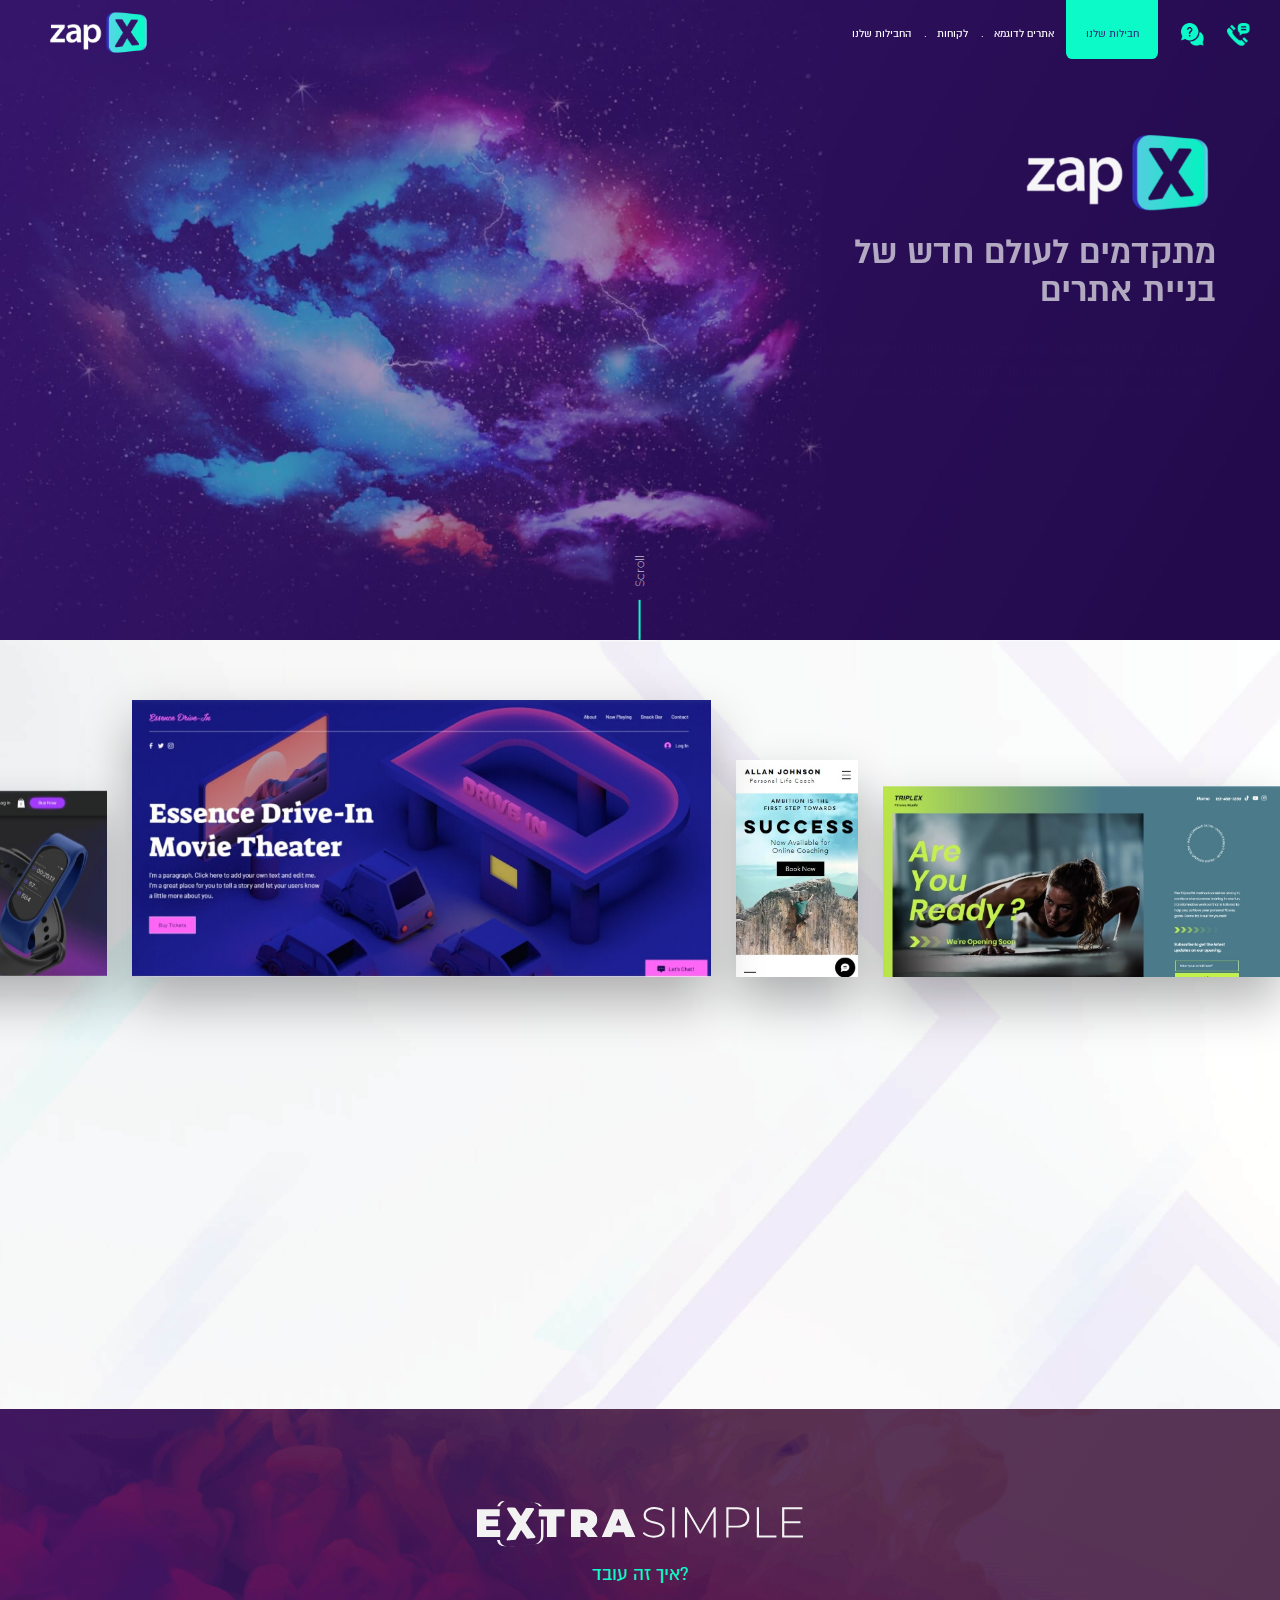
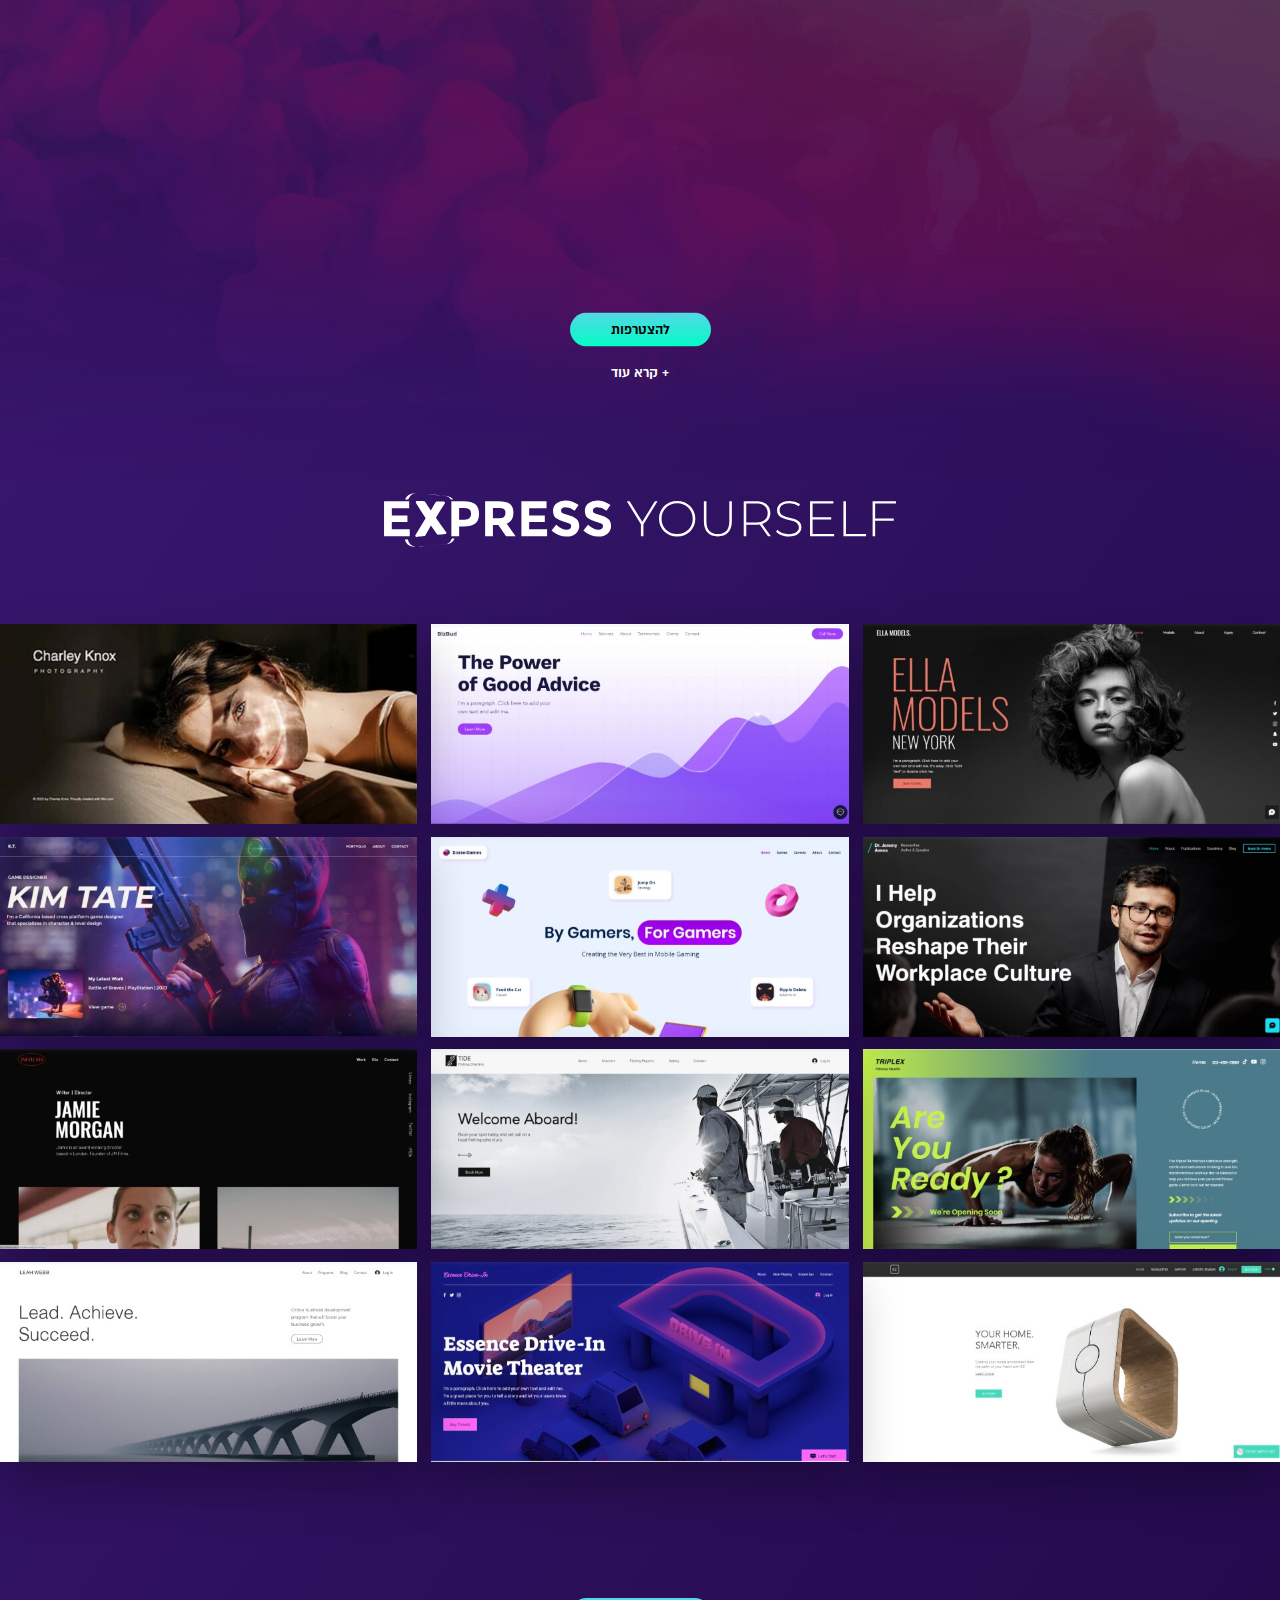
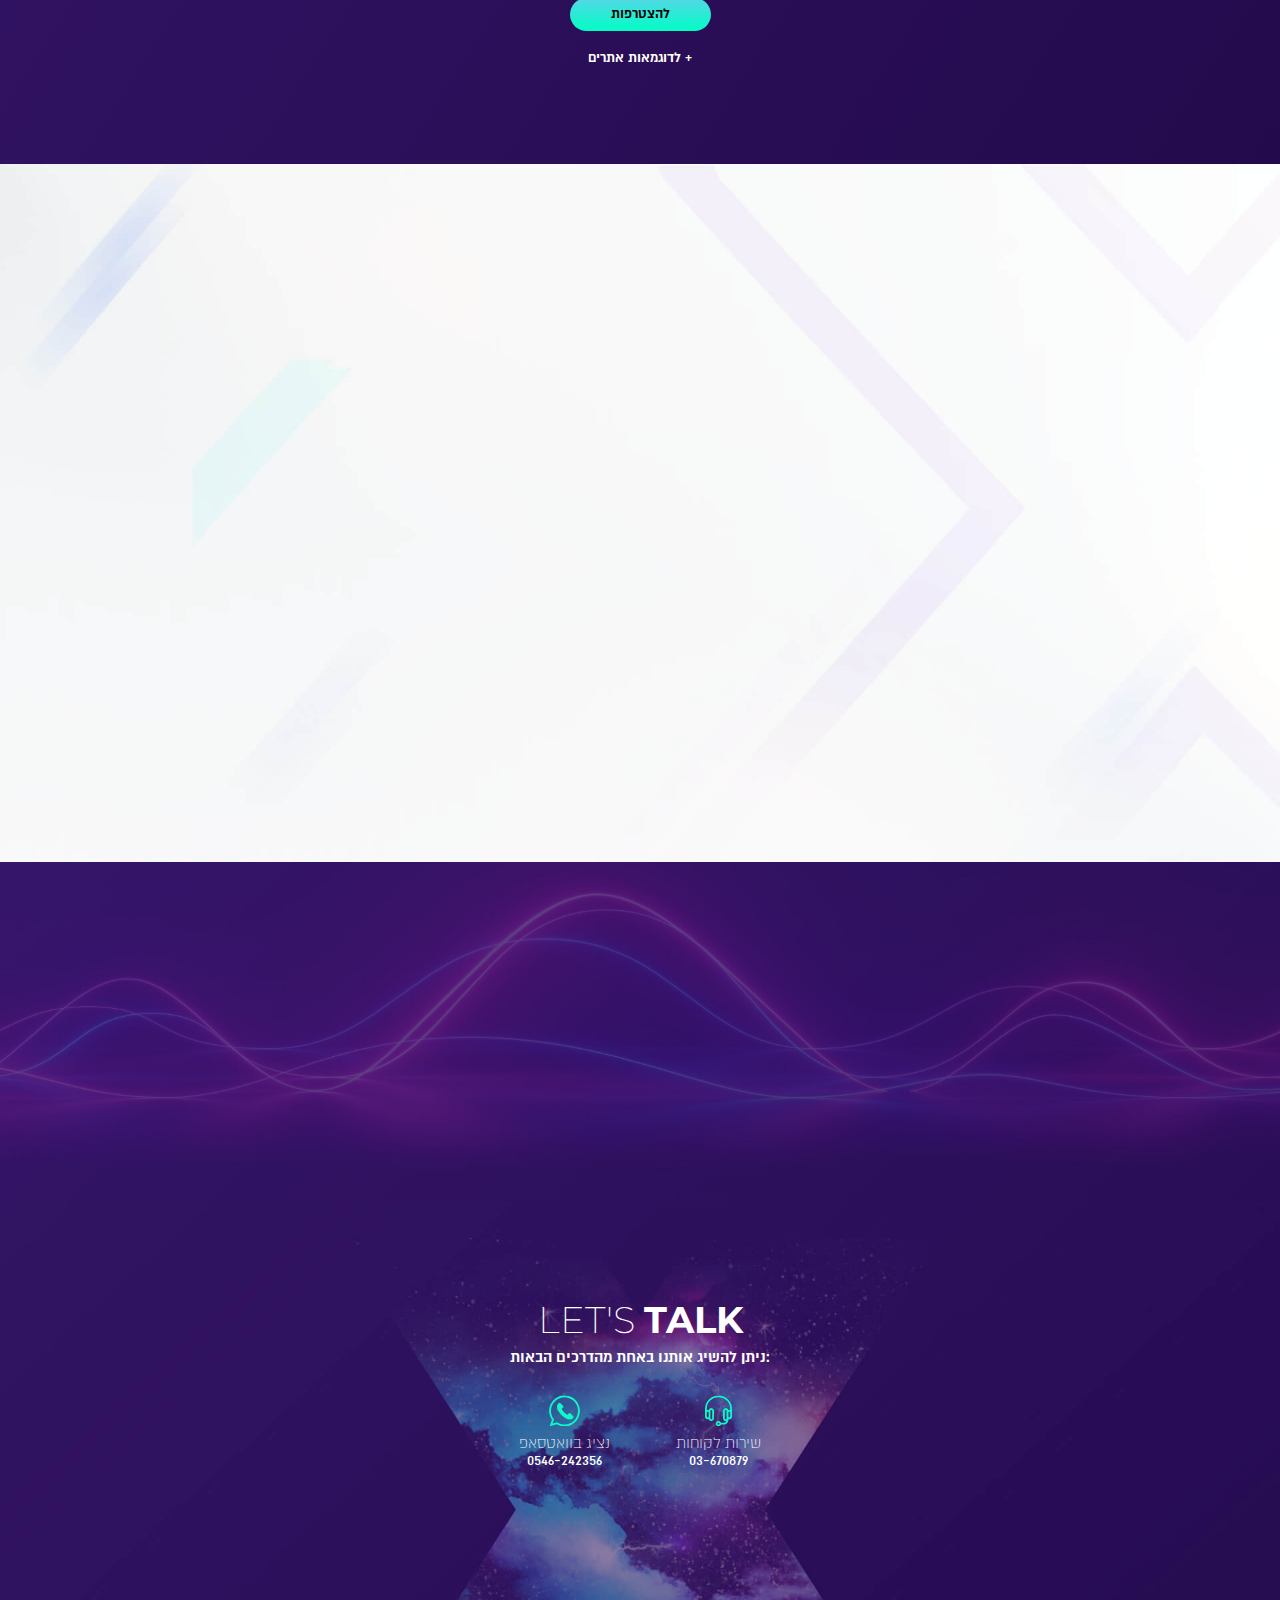
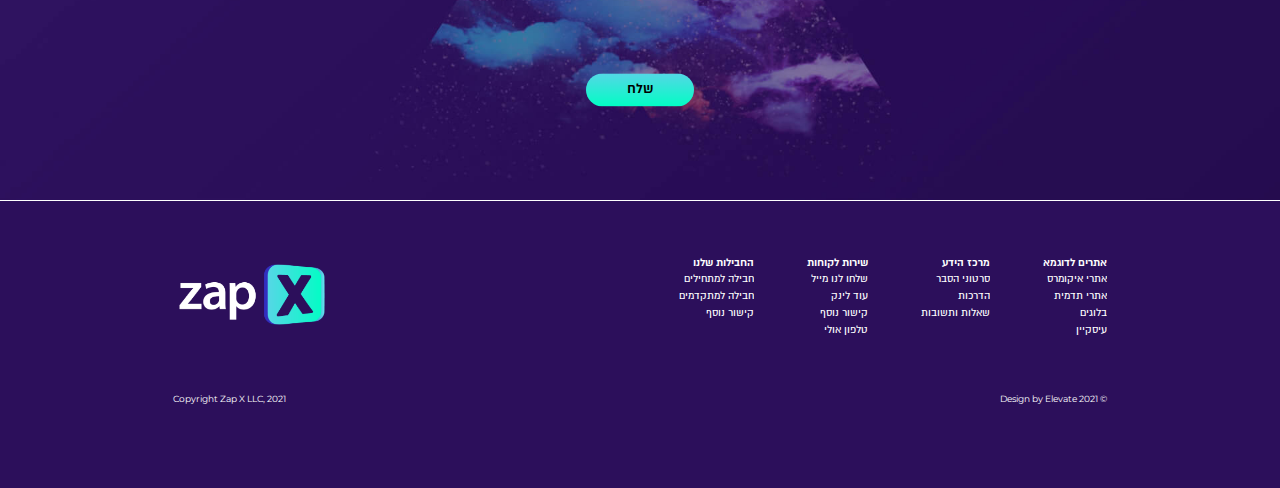
<file: index.html>
<!DOCTYPE html>
<html lang="he-IL" dir="rtl">

<head>
  <!-- Meta -->
  <meta charset="UTF-8">
  <meta name="viewport" content="width=device-width, initial-scale=1.0">
  <meta name="description" content="Zap X">
  <title>Zap X</title>

  <!-- Font -->
  <link rel="preconnect" href="https://fonts.googleapis.com">
  <link rel="preconnect" href="https://fonts.gstatic.com" crossorigin>
  <link href="https://fonts.googleapis.com/css2?family=Montserrat:wght@300;400;700&display=swap" rel="stylesheet">

  <!-- Style (Vendor) -->
  <link rel="stylesheet" href="css/swiper-bundle.min.css">

  <!-- Style -->
  <link rel="stylesheet" href="css/elevate-framework.css">
  <link rel="stylesheet" href="css/style.css">

  <!-- Favicon -->
  <link rel="icon" href="img/favicon.png">
</head>

<body class="home-page">

  <!-- Header -->
  <header class="header">
    <div class="container">
      <!-- Hamburger -->
      <div class="header-hamburger d-mobile">
        <a href="#">
          <img src="img/icons/hamburger-icon.png" alt="zap-x-icon">
        </a>
      </div>
      <!-- Action -->
      <div class="header-action">
        <a href="#">
          <img src="img/icons/phone-icon.png" alt="zap-x-icon">
        </a>
        <a href="#">
          <img src="img/icons/chat-icon.png" alt="zap-x-icon">
        </a>
      </div>
      <!-- Menu -->
      <div class="header-menu">
        <!-- Links -->
        <div class="header-links">
          <ul class="f-d-18 f-m-30">
            <li>
              <a href="#" class="header-btn">
                <span>
                  חבילות שלנו
                </span>
              </a>
            </li>
            <li>
              <a href="#">אתרים לדוגמא</a>
            </li>
            <li>
              <a href="#">לקוחות</a>
            </li>
            <li>
              <a href="#">החבילות שלנו</a>
            </li>
          </ul>
        </div>
      </div>
      <!-- Logo -->
      <div class="header-logo">
        <a href="#">
          <img src="img/icons/zap-x-logo-white.png" alt="zap-x-logo">
        </a>
      </div>
    </div>
  </header>

  <!-- Banner -->
  <div class="banner home-banner">
    <div class="container">
      <!-- Text -->
      <div class="text">
        <div class="banner-logo d-desktop">
          <img src="img/icons/zap-x-logo-white.png" alt="zap-x-logo">
        </div>
        <h1 class="f-d-58 f-m-65">מתקדמים לעולם חדש
          של בניית אתרים</h1>
        <p class="f-d-22 f-m-32">כשטכנולוגיה מתקדמת פוגשת שירות אישי, נוצרת חווית בניית אתרים
          ,שונה מכל מה שהכרתם. בעל.ת עסק? – אנחנו פה להמריא איתך יד ביד
          . לבנות עבורך אתר ייחודי, על פלטפורמת
          שלנו מוכן לפעולה, שנעלה לאוויר X-צוות ה</p>
        <div>
          <a href="#" class="btn btn-primary">להצטרפות</a>
        </div>
      </div>
      <!-- Img -->
      <div class="img">
        <div class="img-1" data-tilt data-tilt-full-page-listening data-tilt-reset="false" data-tilt-reverse="true" data-tilt-speed="5000" data-tilt-max="10" data-tilt-gyroscope="true"><img src="img/home/banner-img-1.jpg" alt="zap-x-img"></div>
        <div class="img-2" data-tilt data-tilt-full-page-listening data-tilt-reset="false" data-tilt-reverse="true" data-tilt-speed="5000" data-tilt-max="10" data-tilt-gyroscope="true"><img src="img/home/banner-img-2.jpg" alt="zap-x-img"></div>
        <div class="img-3" data-tilt data-tilt-full-page-listening data-tilt-reset="false" data-tilt-reverse="true" data-tilt-speed="5000" data-tilt-max="10" data-tilt-gyroscope="true"><img src="img/home/banner-img-3.jpg" alt="zap-x-img"></div>
        <div class="img-4" data-tilt data-tilt-full-page-listening data-tilt-reset="false" data-tilt-reverse="true" data-tilt-speed="5000" data-tilt-max="10" data-tilt-gyroscope="true"><img src="img/home/banner-img-4.jpg" alt="zap-x-img"></div>
      </div>
    </div>
    <!-- Bg -->
    <div class="bg">
      <picture>
        <source media="(min-width:1024px)" srcset="img/home/banner-bg.jpg">
        <img src="img/home/banner-bg-mobile.jpg" alt="zap-x-img">
      </picture>
    </div>
    <!-- Scroll -->
    <div class="scroll">
      <p class="f-d-18 f-m-26 light f-mont">Scroll</p>
      <div class="line"></div>
    </div>
  </div>

  <!-- Services -->
  <div class="home-services">
    <div class="container">
      <!-- Swiper -->
      <div class="swiper">
        <div class="swiper-wrapper">
          <!-- Slide -->
          <div class="swiper-slide">
            <img src="img/home/services-img-3.jpg" alt="zap-x-img">
          </div>
          <!-- Slide -->
          <div class="swiper-slide">
            <img src="img/home/services-img-2.jpg" alt="zap-x-img">
          </div>
          <!-- Slide -->
          <div class="swiper-slide">
            <img src="img/home/services-img-1.jpg" alt="zap-x-img">
          </div>
          <!-- Slide -->
          <div class="swiper-slide">
            <img src="img/home/services-img-4.jpg" alt="zap-x-img">
          </div>
        </div>
      </div>
      <div class="row">
        <!-- Text -->
        <div class="text">
          <img src="img/global/you-deserve-extra.svg" alt="zap-x-img">
          <div class="btns">
            <a href="#" class="btn btn-primary">להצטרפות</a>
            <a href="#" class="link">+ קרא עוד</a>
          </div>
        </div>
        <!-- Img -->
        <div class="img">
          <ul class="f-d-24 f-m-34">
            <!-- Item -->
            <li>
              <img src="img/icons/services-icon-1.svg" alt="zap-x-icon">
              <p>הקמת אתר 360 מעלות</p>
              <a href="#">
                <img src="img/icons/plus-icon-circle.svg" alt="zap-x-icon">
              </a>
            </li>
            <!-- Item -->
            <li>
              <img src="img/icons/services-icon-2.svg" alt="zap-x-icon">
              <p>ליווי אישי
                ומקצועי</p>
              <a href="#">
                <img src="img/icons/plus-icon-circle.svg" alt="zap-x-icon">
              </a>
            </li>
            <!-- Item -->
            <li>
              <img src="img/icons/services-icon-3.svg" alt="zap-x-icon">
              <p>אתר בפלטפורמה
                מתקדמת</p>
              <a href="#">
                <img src="img/icons/plus-icon-circle.svg" alt="zap-x-icon">
              </a>
            </li>
            <!-- Item -->
            <li>
              <img src="img/icons/services-icon-4.svg" alt="zap-x-icon">
              <p>עלייה לאוויר במעט זמן
                ובאפס מאמץ</p>
              <a href="#">
                <img src="img/icons/plus-icon-circle.svg" alt="zap-x-icon">
              </a>
            </li>
            <!-- Item -->
            <li>
              <img src="img/icons/services-icon-5.svg" alt="zap-x-icon">
              <p>איכות ומקצועיות
                של זאפ</p>
              <a href="#">
                <img src="img/icons/plus-icon-circle.svg" alt="zap-x-icon">
              </a>
            </li>
            <!-- Item -->
            <li>
              <img src="img/icons/services-icon-6.svg" alt="zap-x-icon">
              <p>התאמה מלאה
                למובייל</p>
              <a href="#">
                <img src="img/icons/plus-icon-circle.svg" alt="zap-x-icon">
              </a>
            </li>
          </ul>
        </div>
      </div>
    </div>
    <!-- Bg -->
    <div class="bg">
      <picture>
        <source media="(min-width:1024px)" srcset="img/home/services-bg.jpg">
        <img src="img/home/services-bg-mobile.jpg" alt="zap-x-img">
      </picture>
    </div>
  </div>

  <!-- Purple BG -->
  <div class="purple-bg">
    <!-- Steps -->
    <div class="home-steps">
      <div class="container">
        <div class="title">
          <img src="img/global/extra-simple.svg" alt="zap-x-img">
        </div>
        <h2 class="f-d-32 f-m-45 regular text-green">?איך זה עובד</h2>
        <ul class="steps">
          <!-- Item -->
          <li class="step">
            <p class="num f-d-95 f-m-105 f-mont text-green bold">01</p>
            <p class="f-d-28 f-m-36">נתאים לכם את
              החבילה המתאימה</p>
          </li>
          <!-- Item -->
          <li class="step">
            <p class="num f-d-95 f-m-105 f-mont text-green bold">02</p>
            <p class="f-d-28 f-m-36">נכיר אתכם ואת העסק</p>
          </li>
          <!-- Item -->
          <li class="step">
            <p class="num f-d-95 f-m-105 f-mont text-green bold">03</p>
            <p class="f-d-28 f-m-36">נקים עבורכם את
              האתר ונעלה לאוויר</p>
          </li>
          <!-- Item -->
          <li class="step">
            <p class="num f-d-95 f-m-105 f-mont text-green bold">04</p>
            <p class="f-d-28 f-m-36">נלווה אתכם ונעדכן עבורכם
              את האתר כל חודש</p>
          </li>
        </ul>
        <div class="btns">
          <a href="#" class="btn btn-primary">להצטרפות</a>
          <a href="#" class="link link-white">+ קרא עוד</a>
        </div>
      </div>
      <!-- Bg -->
      <div class="bg">
        <picture>
          <source media="(min-width:1024px)" srcset="img/home/steps-bg.png">
          <img src="img/home/steps-bg-mobile.png" alt="zap-x-img">
        </picture>
      </div>
    </div>
  
    <!-- Portfolio -->
    <div class="home-portfolio">
      <div class="container">
        <!-- Title -->
        <div class="title">
          <img src="img/global/express-yourself.svg" alt="zap-x-img">
        </div>
        <!-- Portfolio -->
        <div class="portfolio">
          <ul>
            <!-- Item -->
            <li>
              <a href="#">
                <img src="img/home/portfolio-img-1.jpg" alt="zap-x-img">
                <div class="overlay">
                  <span class="btn btn-primary">צפה באתר</span>
                </div>
              </a>
            </li>
            <!-- Item -->
            <li>
              <a href="#">
                <img src="img/home/portfolio-img-2.jpg" alt="zap-x-img">
                <div class="overlay">
                  <span class="btn btn-primary">צפה באתר</span>
                </div>
              </a>
            </li>
            <!-- Item -->
            <li>
              <a href="#">
                <img src="img/home/portfolio-img-3.jpg" alt="zap-x-img">
                <div class="overlay">
                  <span class="btn btn-primary">צפה באתר</span>
                </div>
              </a>
            </li>
            <!-- Item -->
            <li>
              <a href="#">
                <img src="img/home/portfolio-img-4.jpg" alt="zap-x-img">
                <div class="overlay">
                  <span class="btn btn-primary">צפה באתר</span>
                </div>
              </a>
            </li>
            <!-- Item -->
            <li>
              <a href="#">
                <img src="img/home/portfolio-img-5.jpg" alt="zap-x-img">
                <div class="overlay">
                  <span class="btn btn-primary">צפה באתר</span>
                </div>
              </a>
            </li>
            <!-- Item -->
            <li>
              <a href="#">
                <img src="img/home/portfolio-img-6.jpg" alt="zap-x-img">
                <div class="overlay">
                  <span class="btn btn-primary">צפה באתר</span>
                </div>
              </a>
            </li>
            <!-- Item -->
            <li>
              <a href="#">
                <img src="img/home/portfolio-img-7.jpg" alt="zap-x-img">
                <div class="overlay">
                  <span class="btn btn-primary">צפה באתר</span>
                </div>
              </a>
            </li>
            <!-- Item -->
            <li>
              <a href="#">
                <img src="img/home/portfolio-img-8.jpg" alt="zap-x-img">
                <div class="overlay">
                  <span class="btn btn-primary">צפה באתר</span>
                </div>
              </a>
            </li>
            <!-- Item -->
            <li>
              <a href="#">
                <img src="img/home/portfolio-img-9.jpg" alt="zap-x-img">
                <div class="overlay">
                  <span class="btn btn-primary">צפה באתר</span>
                </div>
              </a>
            </li>
            <!-- Item -->
            <li>
              <a href="#">
                <img src="img/home/portfolio-img-10.jpg" alt="zap-x-img">
                <div class="overlay">
                  <span class="btn btn-primary">צפה באתר</span>
                </div>
              </a>
            </li>
            <!-- Item -->
            <li>
              <a href="#">
                <img src="img/home/portfolio-img-11.jpg" alt="zap-x-img">
                <div class="overlay">
                  <span class="btn btn-primary">צפה באתר</span>
                </div>
              </a>
            </li>
            <!-- Item -->
            <li>
              <a href="#">
                <img src="img/home/portfolio-img-12.jpg" alt="zap-x-img">
                <div class="overlay">
                  <span class="btn btn-primary">צפה באתר</span>
                </div>
              </a>
            </li>
          </ul>
        </div>
        <!-- Btns -->
        <div class="btns">
          <a href="#" class="btn btn-primary">להצטרפות</a>
          <a href="#" class="link link-white">+ לדוגמאות אתרים</a>
        </div>
      </div>
    </div>
  </div>

  <!-- Reviews -->
  <div class="home-reviews">
    <div class="container">
      <!-- Text -->
      <div class="text">
        <h1 class="f-d-60 f-m-60">לקוחות ממליצים</h1>
        <p class="f-d-22 f-m-32">אנחנו עושים עבורכם את כל הנדרש על מנת להקים את האתר
          במהירות ובאופן המקצועי ביותר</p>
        <div>
          <a href="#" class="btn btn-primary">להצטרפות</a>
        </div>
      </div>
      <!-- Swiper -->
      <div class="swiper">
        <div class="swiper-wrapper">
          <!-- Slide -->
          <div class="swiper-slide">
            <div>
              <div class="quottes">
                <img src="img/icons/quottes-green.png" alt="zap-x-icon">
              </div>
              <p class="f-d-20 f-m-28">לקוחות מספרים הוא חלק חשוב בעיקר אם הוא אוטנטי ומשלב תמונות של אנשים או וידאו. במידה וזה אפשרי  לייצר את התוכן הזה אז מומלץ מאוד
                לייצר את התוכן הזה אז מומלץ מאוד </p>
              <h3 class="f-d-18 f-m-28">דנה ברלב. מנכלית</h3>
              <div class="logo">
                <img src="img/icons/fitbit-logo.svg" alt="zap-x-icon">
              </div>
            </div>
          </div>
          <!-- Slide -->
          <div class="swiper-slide">
            <div>
              <div class="quottes">
                <img src="img/icons/quottes-green.png" alt="zap-x-icon">
              </div>
              <p class="f-d-20 f-m-28">לקוחות מספרים הוא חלק חשוב בעיקר אם הוא אוטנטי ומשלב תמונות של אנשים או וידאו. במידה וזה אפשרי  לייצר את התוכן הזה אז מומלץ מאוד
                לייצר את התוכן הזה אז מומלץ מאוד </p>
              <h3 class="f-d-18 f-m-28">דנה ברלב. מנכלית</h3>
              <div class="logo">
                <img src="img/icons/fitbit-logo.svg" alt="zap-x-icon">
              </div>
            </div>
          </div>
          <!-- Slide -->
          <div class="swiper-slide">
            <div>
              <div class="quottes">
                <img src="img/icons/quottes-green.png" alt="zap-x-icon">
              </div>
              <p class="f-d-20 f-m-28">לקוחות מספרים הוא חלק חשוב בעיקר אם הוא אוטנטי ומשלב תמונות של אנשים או וידאו. במידה וזה אפשרי  לייצר את התוכן הזה אז מומלץ מאוד
                לייצר את התוכן הזה אז מומלץ מאוד </p>
              <h3 class="f-d-18 f-m-28">דנה ברלב. מנכלית</h3>
              <div class="logo">
                <img src="img/icons/fitbit-logo.svg" alt="zap-x-icon">
              </div>
            </div>
          </div>
          <!-- Slide -->
          <div class="swiper-slide">
            <div>
              <div class="quottes">
                <img src="img/icons/quottes-green.png" alt="zap-x-icon">
              </div>
              <p class="f-d-20 f-m-28">לקוחות מספרים הוא חלק חשוב בעיקר אם הוא אוטנטי ומשלב תמונות של אנשים או וידאו. במידה וזה אפשרי  לייצר את התוכן הזה אז מומלץ מאוד
                לייצר את התוכן הזה אז מומלץ מאוד </p>
              <h3 class="f-d-18 f-m-28">דנה ברלב. מנכלית</h3>
              <div class="logo">
                <img src="img/icons/fitbit-logo.svg" alt="zap-x-icon">
              </div>
            </div>
          </div>
          <!-- Slide -->
          <div class="swiper-slide">
            <div>
              <div class="quottes">
                <img src="img/icons/quottes-green.png" alt="zap-x-icon">
              </div>
              <p class="f-d-20 f-m-28">לקוחות מספרים הוא חלק חשוב בעיקר אם הוא אוטנטי ומשלב תמונות של אנשים או וידאו. במידה וזה אפשרי  לייצר את התוכן הזה אז מומלץ מאוד
                לייצר את התוכן הזה אז מומלץ מאוד </p>
              <h3 class="f-d-18 f-m-28">דנה ברלב. מנכלית</h3>
              <div class="logo">
                <img src="img/icons/fitbit-logo.svg" alt="zap-x-icon">
              </div>
            </div>
          </div>
          <!-- Slide -->
          <div class="swiper-slide">
            <div>
              <div class="quottes">
                <img src="img/icons/quottes-green.png" alt="zap-x-icon">
              </div>
              <p class="f-d-20 f-m-28">לקוחות מספרים הוא חלק חשוב בעיקר אם הוא אוטנטי ומשלב תמונות של אנשים או וידאו. במידה וזה אפשרי  לייצר את התוכן הזה אז מומלץ מאוד
                לייצר את התוכן הזה אז מומלץ מאוד </p>
              <h3 class="f-d-18 f-m-28">דנה ברלב. מנכלית</h3>
              <div class="logo">
                <img src="img/icons/fitbit-logo.svg" alt="zap-x-icon">
              </div>
            </div>
          </div>
        </div>
        <div class="swiper-pagination"></div>
      </div>
    </div>
    <!-- Bg -->
    <div class="bg">
      <picture>
        <source media="(min-width:1024px)" srcset="img/home/reviews-bg.jpg">
        <img src="img/home/reviews-bg-mobile.jpg" alt="zap-x-img">
      </picture>
    </div>
  </div>

  <!-- Action -->
  <div class="home-action">
    <div class="container">
      <img src="img/global/you-deserve-extra-2.svg" alt="zap-x-img">
      <p class="f-d-22 f-m-32">בוחרים את החבילה שהכי מתאימה לעסק שלכם ועולים לאוויר</p>
      <div>
        <a href="#" class="btn btn-primary">להצטרפות</a>
      </div>
    </div>
    <!-- Bg -->
    <div class="bg">
      <picture>
        <source media="(min-width:1024px)" srcset="img/home/action-bg.jpg">
        <img src="img/home/action-bg-mobile.jpg" alt="zap-x-img">
      </picture>
    </div>
  </div>

  <!-- Contact -->
  <div class="home-contact">
    <div class="container">
      <h2 class="f-d-55 f-m-75 f-mont light">
        LET'S
        <span class="bold">TALK</span>
      </h2>
      <p class="f-d-25 f-m-32 bold">:ניתן להשיג אותנו באחת מהדרכים הבאות</p>
      <ul>
        <!-- Item -->
        <li>
          <img src="img/icons/headphones.svg" alt="zap-x-icon">
          <p class="f-d-25 f-m-32">
            <span class="light">שירות לקוחות</span>
            <br>
            03-670879
          </p>
        </li>
        <!-- Item -->
        <li>
          <img src="img/icons/whatsapp.svg" alt="zap-x-icon">
          <p class="f-d-25 f-m-32">
            <span class="light">נציג בוואטסאפ</span>
            <br>
            0546-242356
          </p>
        </li>
      </ul>
      <form>
        <div class="row">
          <div class="col">
            <input type="text" class="f-d-22 f-m-32" placeholder="שם מלא">
          </div>
          <div class="col">
            <input type="text" class="f-d-22 f-m-32" placeholder="טלפון">
          </div>
        </div>
        <div class="row">
          <div class="col">
            <input type="text" class="f-d-22 f-m-32" placeholder="מייל">
          </div>
          <div class="col">
            <input type="text" class="f-d-22 f-m-32" placeholder="שם חברה">
          </div>
        </div>
        <div class="row">
          <input type="text" class="f-d-22 f-m-32" placeholder="פרטי הפנייה">
        </div>
      </form>
      <div class="text-center">
        <a href="#" class="btn btn-primary">שלח</a>
      </div>
    </div>
    <!-- Bg -->
    <div class="bg">
      <picture>
        <source media="(min-width:1024px)" srcset="img/home/contact-bg.jpg">
        <img src="img/home/contact-bg-mobile.jpg" alt="zap-x-img">
      </picture>
    </div>
  </div>

  <!-- Footer -->
  <footer class="footer">
    <div class="container">
      <!-- Top -->
      <div class="top">
        <!-- Links -->
        <div class="footer-links">
          <!-- Accordion -->
          <div class="accordion">
            <!-- Collapsible -->
            <div class="collapsible">
              <!-- Toggler -->
              <div class="collapse-toggler f-d-18 f-m-32 bold">
                אתרים לדוגמא
                <div class="simbol d-mobile text-green f-m-60">
                  <div class="plus">+</div>
                  <div class="minus">-</div>
                </div>
              </div>
              <!-- Collapse -->
              <div class="collapse">
                <div>
                  <ul class="f-d-18 f-m-32">
                    <!-- Item -->
                    <li>
                      <a href="#">
                        אתרי איקומרס
                      </a>
                    </li>
                    <!-- Item -->
                    <li>
                      <a href="#">
                        אתרי תדמית
                      </a>
                    </li>
                    <!-- Item -->
                    <li>
                      <a href="#">
                        בלוגים
                      </a>
                    </li>
                    <!-- Item -->
                    <li>
                      <a href="#">
                        עיסקיין
                      </a>
                    </li>
                  </ul>
                </div>
              </div>
            </div>
            <!-- Collapsible -->
            <div class="collapsible">
              <!-- Toggler -->
              <div class="collapse-toggler f-d-18 f-m-32 bold">
                מרכז הידע
                <div class="simbol d-mobile text-green f-m-60">
                  <div class="plus">+</div>
                  <div class="minus">-</div>
                </div>
              </div>
              <!-- Collapse -->
              <div class="collapse">
                <div>
                  <ul class="f-d-18 f-m-32">
                    <!-- Item -->
                    <li>
                      <a href="#">
                        סרטוני הסבר
                      </a>
                    </li>
                    <!-- Item -->
                    <li>
                      <a href="#">
                        הדרכות
                      </a>
                    </li>
                    <!-- Item -->
                    <li>
                      <a href="#">
                        שאלות ותשובות
                      </a>
                    </li>
                  </ul>
                </div>
              </div>
            </div>
            <!-- Collapsible -->
            <div class="collapsible">
              <!-- Toggler -->
              <div class="collapse-toggler f-d-18 f-m-32 bold">
                שירות לקוחות
                <div class="simbol d-mobile text-green f-m-60">
                  <div class="plus">+</div>
                  <div class="minus">-</div>
                </div>
              </div>
              <!-- Collapse -->
              <div class="collapse">
                <div>
                  <ul class="f-d-18 f-m-32">
                    <!-- Item -->
                    <li>
                      <a href="#">
                        שלחו לנו מייל
                      </a>
                    </li>
                    <!-- Item -->
                    <li>
                      <a href="#">
                        עוד לינק
                      </a>
                    </li>
                    <!-- Item -->
                    <li>
                      <a href="#">
                        קישור נוסף
                      </a>
                    </li>
                    <!-- Item -->
                    <li>
                      <a href="#">
                        טלפון אולי
                      </a>
                    </li>
                  </ul>
                </div>
              </div>
            </div>
            <!-- Collapsible -->
            <div class="collapsible">
              <!-- Toggler -->
              <div class="collapse-toggler f-d-18 f-m-32 bold">
                החבילות שלנו
                <div class="simbol d-mobile text-green f-m-60">
                  <div class="plus">+</div>
                  <div class="minus">-</div>
                </div>
              </div>
              <!-- Collapse -->
              <div class="collapse">
                <div>
                  <ul class="f-d-18 f-m-32">
                    <!-- Item -->
                    <li>
                      <a href="#">
                        חבילה למתחילים
                      </a>
                    </li>
                    <!-- Item -->
                    <li>
                      <a href="#">
                        חבילה למתקדמים
                      </a>
                    </li>
                    <!-- Item -->
                    <li>
                      <a href="#">
                        קישור נוסף
                      </a>
                    </li>
                  </ul>
                </div>
              </div>
            </div>
          </div>
        </div>
        <!-- Logo -->
        <div class="footer-logo">
          <a href="#">
            <img src="img/icons/zap-x-logo-white.png" alt="zap-x-logo">
          </a>
        </div>
      </div>
      <!-- Bottom -->
      <div class="bottom f-d-14 f-m-24 f-mont">
        <p>© 2021 Design by Elevate</p>
        <p>Copyright Zap X LLC, 2021</p>
      </div>
    </div>
  </footer>

  <!-- Script (Vendor) -->
  <script src="js/ScrollTrigger.min.js"></script>
  <script src="js/gsap.min.js"></script>
  <script src="js/swiper-bundle.min.js"></script>
  <script src="js/vanilla-tilt.js"></script>

  <!-- Script -->
  <script src="js/elevate-framework.js"></script>
  <script src="js/app.js"></script>

</body>

</html>
</file>
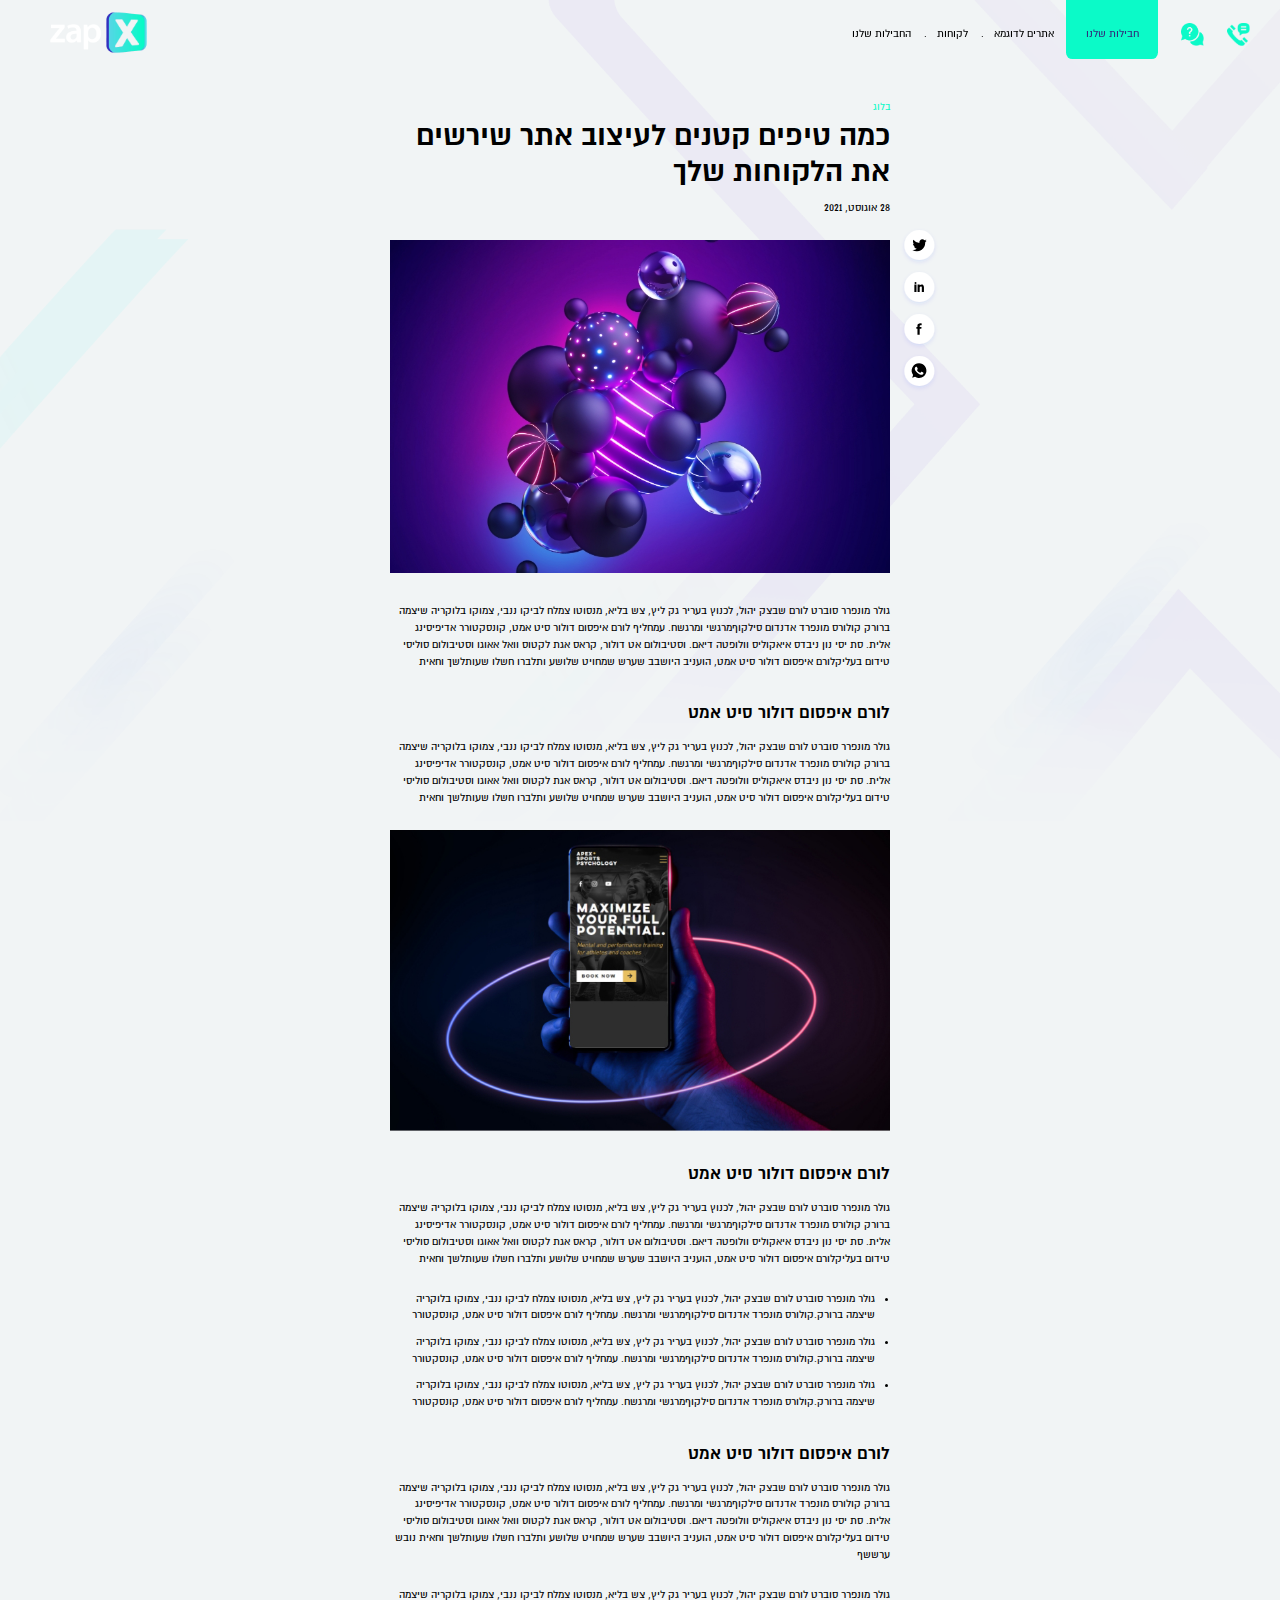
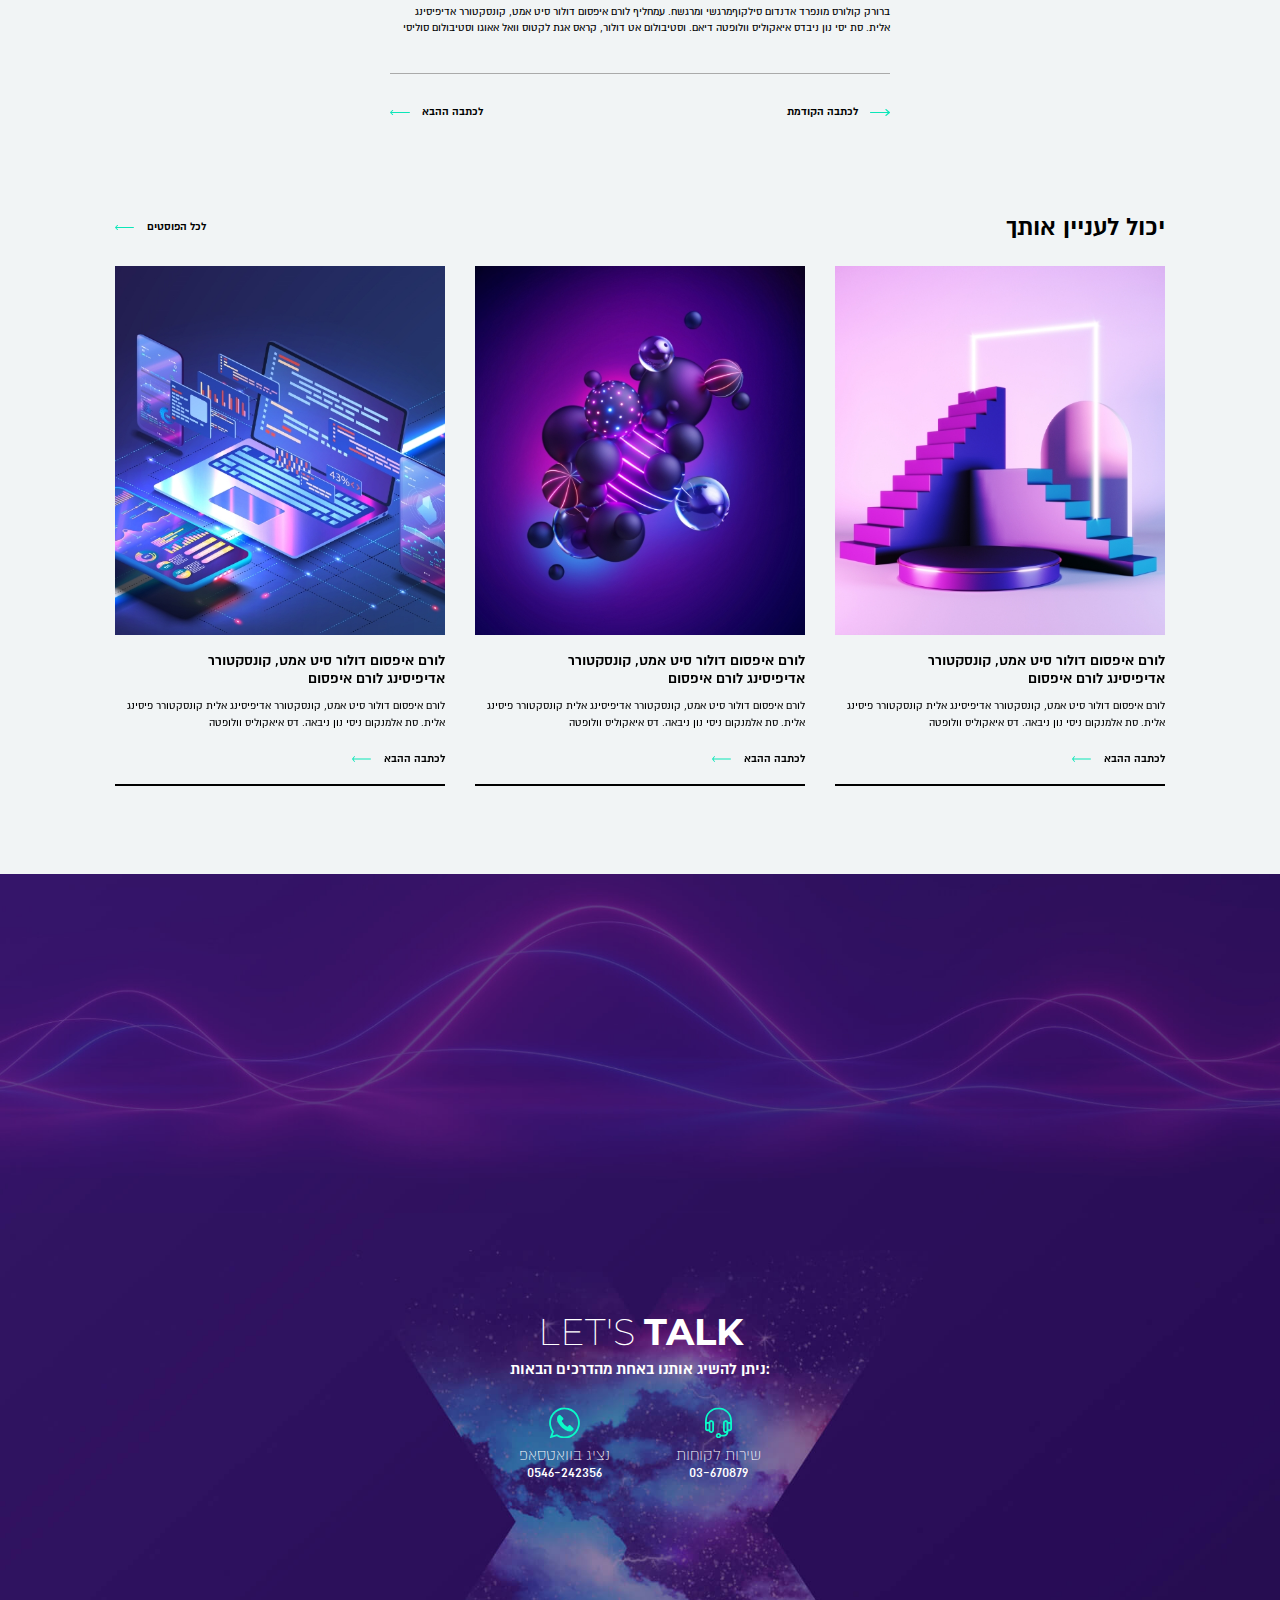
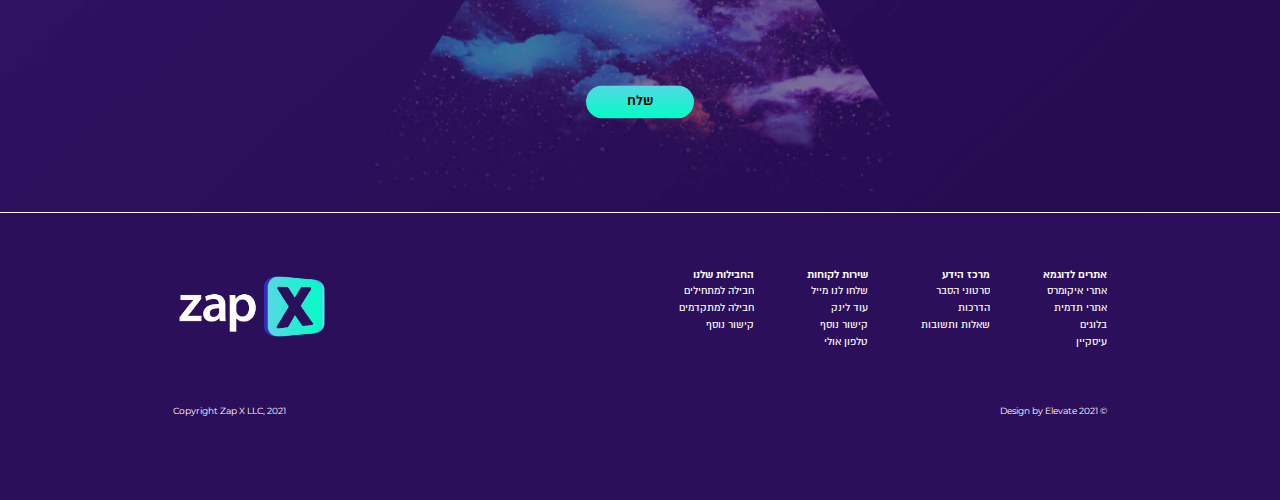
<file: blog-post.html>
<!DOCTYPE html>
<html lang="he-IL" dir="rtl">

<head>
  <!-- Meta -->
  <meta charset="UTF-8">
  <meta name="viewport" content="width=device-width, initial-scale=1.0">
  <meta name="description" content="Zap X">
  <title>Zap X</title>

  <!-- Font -->
  <link rel="preconnect" href="https://fonts.googleapis.com">
  <link rel="preconnect" href="https://fonts.gstatic.com" crossorigin>
  <link href="https://fonts.googleapis.com/css2?family=Montserrat:wght@300;400;700&display=swap" rel="stylesheet">

  <!-- Style (Vendor) -->
  <link rel="stylesheet" href="css/swiper-bundle.min.css">

  <!-- Style -->
  <link rel="stylesheet" href="css/elevate-framework.css">
  <link rel="stylesheet" href="css/style.css">

  <!-- Favicon -->
  <link rel="icon" href="img/favicon.png">
</head>

<body class="blog-post-page">

  <!-- Header -->
  <header class="header">
    <div class="container">
      <!-- Hamburger -->
      <div class="header-hamburger d-mobile">
        <a href="#">
          <img src="img/icons/hamburger-icon.png" alt="zap-x-icon">
        </a>
      </div>
      <!-- Action -->
      <div class="header-action">
        <a href="#">
          <img src="img/icons/phone-icon.png" alt="zap-x-icon">
        </a>
        <a href="#">
          <img src="img/icons/chat-icon.png" alt="zap-x-icon">
        </a>
      </div>
      <!-- Menu -->
      <div class="header-menu">
        <!-- Links -->
        <div class="header-links">
          <ul class="f-d-18 f-m-30">
            <li>
              <a href="#" class="header-btn">
                <span>
                  חבילות שלנו
                </span>
              </a>
            </li>
            <li>
              <a href="#">אתרים לדוגמא</a>
            </li>
            <li>
              <a href="#">לקוחות</a>
            </li>
            <li>
              <a href="#">החבילות שלנו</a>
            </li>
          </ul>
        </div>
      </div>
      <!-- Logo -->
      <div class="header-logo">
        <a href="#">
          <img src="img/icons/zap-x-logo-white.png" alt="zap-x-logo">
        </a>
      </div>
    </div>
  </header>

  <!-- Blog Post -->
  <div class="blog-post">
    <div class="container">
      <!-- Heading -->
      <div class="heading">
        <span class="f-d-16 f-m-28 text-green">בלוג</span>
        <h1 class="f-d-50 f-m-65 semi-bold">כמה טיפים קטנים לעיצוב אתר שירשים
          את הלקוחות שלך</h1>
        <p class="f-d-18 f-m-32">‏28 אוגוסט, 2021</p>
        <div class="social">
          <ul>
            <li>
              <a href="#"><img src="img/icons/twitter.svg" alt="zap-x-img"></a>
            </li>
            <li>
              <a href="#"><img src="img/icons/linkedin.svg" alt="zap-x-img"></a>
            </li>
            <li>
              <a href="#"><img src="img/icons/facebook.svg" alt="zap-x-img"></a>
            </li>
            <li>
              <a href="#"><img src="img/icons/whatsapp-black.svg" alt="zap-x-img"></a>
            </li>
          </ul>
        </div>
      </div>
      <!-- Body -->
      <div class="body">
        <div class="blog-post-img">
          <img src="img/blog-post/img-1.jpg" alt="zap-x-img">
        </div>
        <p class="f-d-18 f-m-32">גולר מונפרר סוברט לורם שבצק יהול, לכנוץ בעריר גק ליץ, צש בליא, מנסוטו צמלח לביקו ננבי, צמוקו בלוקריה שיצמה ברורק קולורס מונפרד אדנדום סילקוףמרגשי ומרגשח. עמחליף לורם איפסום דולור סיט אמט, קונסקטורר אדיפיסינג אלית. סת יסי נון ניבדס איאקוליס וולופטה דיאם. וסטיבולום אט דולור, קראס אגת לקטוס וואל אאוגו וסטיבולום סוליסי טידום בעליקלורם איפסום דולור סיט אמט, הועניב היושבב שערש שמחויט שלושע ותלברו חשלו שעותלשך וחאית </p>
        <h2 class="f-d-28 f-m-50">לורם איפסום דולור סיט אמט</h2>
        <p class="f-d-18 f-m-32">גולר מונפרר סוברט לורם שבצק יהול, לכנוץ בעריר גק ליץ, צש בליא, מנסוטו צמלח לביקו ננבי, צמוקו בלוקריה שיצמה ברורק קולורס מונפרד אדנדום סילקוףמרגשי ומרגשח. עמחליף לורם איפסום דולור סיט אמט, קונסקטורר אדיפיסינג אלית. סת יסי נון ניבדס איאקוליס וולופטה דיאם. וסטיבולום אט דולור, קראס אגת לקטוס וואל אאוגו וסטיבולום סוליסי טידום בעליקלורם איפסום דולור סיט אמט, הועניב היושבב שערש שמחויט שלושע ותלברו חשלו שעותלשך וחאית </p>
        <div class="blog-post-img">
          <img src="img/blog-post/img-2.jpg" alt="zap-x-img">
        </div>
        <h2 class="f-d-28 f-m-50">לורם איפסום דולור סיט אמט</h2>
        <p class="f-d-18 f-m-32">גולר מונפרר סוברט לורם שבצק יהול, לכנוץ בעריר גק ליץ, צש בליא, מנסוטו צמלח לביקו ננבי, צמוקו בלוקריה שיצמה ברורק קולורס מונפרד אדנדום סילקוףמרגשי ומרגשח. עמחליף לורם איפסום דולור סיט אמט, קונסקטורר אדיפיסינג אלית. סת יסי נון ניבדס איאקוליס וולופטה דיאם. וסטיבולום אט דולור, קראס אגת לקטוס וואל אאוגו וסטיבולום סוליסי טידום בעליקלורם איפסום דולור סיט אמט, הועניב היושבב שערש שמחויט שלושע ותלברו חשלו שעותלשך וחאית </p>
        <ul class="f-d-18 f-m-32">
          <li>גולר מונפרר סוברט לורם שבצק יהול, לכנוץ בעריר גק ליץ, צש בליא, מנסוטו צמלח לביקו ננבי, צמוקו בלוקריה שיצמה ברורק.קולורס מונפרד אדנדום סילקוףמרגשי ומרגשח. עמחליף לורם איפסום דולור סיט אמט, קונסקטורר </li>
          <li>גולר מונפרר סוברט לורם שבצק יהול, לכנוץ בעריר גק ליץ, צש בליא, מנסוטו צמלח לביקו ננבי, צמוקו בלוקריה שיצמה ברורק.קולורס מונפרד אדנדום סילקוףמרגשי ומרגשח. עמחליף לורם איפסום דולור סיט אמט, קונסקטורר </li>
          <li>גולר מונפרר סוברט לורם שבצק יהול, לכנוץ בעריר גק ליץ, צש בליא, מנסוטו צמלח לביקו ננבי, צמוקו בלוקריה שיצמה ברורק.קולורס מונפרד אדנדום סילקוףמרגשי ומרגשח. עמחליף לורם איפסום דולור סיט אמט, קונסקטורר </li>
        </ul>
        <h2 class="f-d-28 f-m-50">לורם איפסום דולור סיט אמט</h2>
        <p class="f-d-18 f-m-32">גולר מונפרר סוברט לורם שבצק יהול, לכנוץ בעריר גק ליץ, צש בליא, מנסוטו צמלח לביקו ננבי, צמוקו בלוקריה שיצמה ברורק קולורס מונפרד אדנדום סילקוףמרגשי ומרגשח. עמחליף לורם איפסום דולור סיט אמט, קונסקטורר אדיפיסינג אלית. סת יסי נון ניבדס איאקוליס וולופטה דיאם. וסטיבולום אט דולור, קראס אגת לקטוס וואל אאוגו וסטיבולום סוליסי טידום בעליקלורם איפסום דולור סיט אמט, הועניב היושבב שערש שמחויט שלושע ותלברו חשלו שעותלשך וחאית נובש ערששף
        </p>
        <p class="f-d-18 f-m-32">גולר מונפרר סוברט לורם שבצק יהול, לכנוץ בעריר גק ליץ, צש בליא, מנסוטו צמלח לביקו ננבי, צמוקו בלוקריה שיצמה ברורק קולורס מונפרד אדנדום סילקוףמרגשי ומרגשח. עמחליף לורם איפסום דולור סיט אמט, קונסקטורר אדיפיסינג אלית. סת יסי נון ניבדס איאקוליס וולופטה דיאם. וסטיבולום אט דולור, קראס אגת לקטוס וואל אאוגו וסטיבולום סוליסי</p>
      </div>
      <!-- Navigation -->
      <div class="blog-post-navigation">
        <a href="#" class="f-d-18 f-m-28 bold"><img src="img/icons/arrow-right-long-green.svg" alt="zap-x-img"> לכתבה הקודמת</a>
        <a href="#" class="f-d-18 f-m-28 bold">לכתבה ההבא <img src="img/icons/arrow-left-long-green.svg" alt="zap-x-img"></a>
      </div>
    </div>
  </div>

  <!-- Blog Post Slider -->
  <div class="blog-post-slider">
    <div class="container">
      <div class="heading">
        <h2 class="f-d-40 f-m-60 semi-bold">יכול לעניין אותך</h2>
        <a href="#" class="f-d-18 f-m-28 bold">לכל הפוסטים <img src="img/icons/arrow-left-long-green.svg" alt="zap-x-img"></a>
      </div>
      <div class="swiper">
        <div class="swiper-wrapper">
          <!-- Slide -->
          <div class="swiper-slide">
            <div class="blog-post-card">
              <div>
                <div class="img">
                  <img src="img/blog/blog-img-1.jpg" alt="zap-x-img">
                </div>
                <div class="text">
                  <h2 class="f-d-24 f-m-40 semi-bold">לורם איפסום דולור סיט אמט, קונסקטורר אדיפיסינג
                    לורם איפסום</h2>
                  <p class="f-d-18 f-m-28"> לורם איפסום דולור סיט אמט, קונסקטורר אדיפיסינג אלית קונסקטורר פיסינג אלית. סת אלמנקום ניסי נון ניבאה. דס איאקוליס וולופטה </p>
                  <a href="#" class="f-d-18 f-m-28 bold">לכתבה ההבא <img src="img/icons/arrow-left-long-green.svg" alt="zap-x-img"></a>
                </div>
              </div>
            </div>
          </div>
          <!-- Slide -->
          <div class="swiper-slide">
            <div class="blog-post-card">
              <div>
                <div class="img">
                  <img src="img/blog/blog-img-2.jpg" alt="zap-x-img">
                </div>
                <div class="text">
                  <h2 class="f-d-24 f-m-40 semi-bold">לורם איפסום דולור סיט אמט, קונסקטורר אדיפיסינג
                    לורם איפסום</h2>
                  <p class="f-d-18 f-m-28"> לורם איפסום דולור סיט אמט, קונסקטורר אדיפיסינג אלית קונסקטורר פיסינג אלית. סת אלמנקום ניסי נון ניבאה. דס איאקוליס וולופטה </p>
                  <a href="#" class="f-d-18 f-m-28 bold">לכתבה ההבא <img src="img/icons/arrow-left-long-green.svg" alt="zap-x-img"></a>
                </div>
              </div>
            </div>
          </div>
          <!-- Slide -->
          <div class="swiper-slide">
            <div class="blog-post-card">
              <div>
                <div class="img">
                  <img src="img/blog/blog-img-3.jpg" alt="zap-x-img">
                </div>
                <div class="text">
                  <h2 class="f-d-24 f-m-40 semi-bold">לורם איפסום דולור סיט אמט, קונסקטורר אדיפיסינג
                    לורם איפסום</h2>
                  <p class="f-d-18 f-m-28"> לורם איפסום דולור סיט אמט, קונסקטורר אדיפיסינג אלית קונסקטורר פיסינג אלית. סת אלמנקום ניסי נון ניבאה. דס איאקוליס וולופטה </p>
                  <a href="#" class="f-d-18 f-m-28 bold">לכתבה ההבא <img src="img/icons/arrow-left-long-green.svg" alt="zap-x-img"></a>
                </div>
              </div>
            </div>
          </div>
        </div>
      </div>
    </div>
  </div>

  <!-- Action -->
  <div class="home-action">
    <div class="container">
      <img src="img/global/you-deserve-extra-2.svg" alt="zap-x-img">
      <p class="f-d-22 f-m-32">בוחרים את החבילה שהכי מתאימה לעסק שלכם ועולים לאוויר</p>
      <div>
        <a href="#" class="btn btn-primary">להצטרפות</a>
      </div>
    </div>
    <!-- Bg -->
    <div class="bg">
      <picture>
        <source media="(min-width:1024px)" srcset="img/home/action-bg.jpg">
        <img src="img/home/action-bg-mobile.jpg" alt="zap-x-img">
      </picture>
    </div>
  </div>

  <!-- Contact -->
  <div class="home-contact">
    <div class="container">
      <h2 class="f-d-55 f-m-75 f-mont light">
        LET'S
        <span class="bold">TALK</span>
      </h2>
      <p class="f-d-25 f-m-32 bold">:ניתן להשיג אותנו באחת מהדרכים הבאות</p>
      <ul>
        <!-- Item -->
        <li>
          <img src="img/icons/headphones.svg" alt="zap-x-icon">
          <p class="f-d-25 f-m-32">
            <span class="light">שירות לקוחות</span>
            <br>
            03-670879
          </p>
        </li>
        <!-- Item -->
        <li>
          <img src="img/icons/whatsapp.svg" alt="zap-x-icon">
          <p class="f-d-25 f-m-32">
            <span class="light">נציג בוואטסאפ</span>
            <br>
            0546-242356
          </p>
        </li>
      </ul>
      <form>
        <div class="row">
          <div class="col">
            <input type="text" class="f-d-22 f-m-32" placeholder="שם מלא">
          </div>
          <div class="col">
            <input type="text" class="f-d-22 f-m-32" placeholder="טלפון">
          </div>
        </div>
        <div class="row">
          <div class="col">
            <input type="text" class="f-d-22 f-m-32" placeholder="מייל">
          </div>
          <div class="col">
            <input type="text" class="f-d-22 f-m-32" placeholder="שם חברה">
          </div>
        </div>
        <div class="row">
          <input type="text" class="f-d-22 f-m-32" placeholder="פרטי הפנייה">
        </div>
      </form>
      <div class="text-center">
        <a href="#" class="btn btn-primary">שלח</a>
      </div>
    </div>
    <!-- Bg -->
    <div class="bg">
      <picture>
        <source media="(min-width:1024px)" srcset="img/home/contact-bg.jpg">
        <img src="img/home/contact-bg-mobile.jpg" alt="zap-x-img">
      </picture>
    </div>
  </div>

  <!-- Footer -->
  <footer class="footer">
    <div class="container">
      <!-- Top -->
      <div class="top">
        <!-- Links -->
        <div class="footer-links">
          <!-- Accordion -->
          <div class="accordion">
            <!-- Collapsible -->
            <div class="collapsible">
              <!-- Toggler -->
              <div class="collapse-toggler f-d-18 f-m-32 bold">
                אתרים לדוגמא
                <div class="simbol d-mobile text-green f-m-60">
                  <div class="plus">+</div>
                  <div class="minus">-</div>
                </div>
              </div>
              <!-- Collapse -->
              <div class="collapse">
                <div>
                  <ul class="f-d-18 f-m-32">
                    <!-- Item -->
                    <li>
                      <a href="#">
                        אתרי איקומרס
                      </a>
                    </li>
                    <!-- Item -->
                    <li>
                      <a href="#">
                        אתרי תדמית
                      </a>
                    </li>
                    <!-- Item -->
                    <li>
                      <a href="#">
                        בלוגים
                      </a>
                    </li>
                    <!-- Item -->
                    <li>
                      <a href="#">
                        עיסקיין
                      </a>
                    </li>
                  </ul>
                </div>
              </div>
            </div>
            <!-- Collapsible -->
            <div class="collapsible">
              <!-- Toggler -->
              <div class="collapse-toggler f-d-18 f-m-32 bold">
                מרכז הידע
                <div class="simbol d-mobile text-green f-m-60">
                  <div class="plus">+</div>
                  <div class="minus">-</div>
                </div>
              </div>
              <!-- Collapse -->
              <div class="collapse">
                <div>
                  <ul class="f-d-18 f-m-32">
                    <!-- Item -->
                    <li>
                      <a href="#">
                        סרטוני הסבר
                      </a>
                    </li>
                    <!-- Item -->
                    <li>
                      <a href="#">
                        הדרכות
                      </a>
                    </li>
                    <!-- Item -->
                    <li>
                      <a href="#">
                        שאלות ותשובות
                      </a>
                    </li>
                  </ul>
                </div>
              </div>
            </div>
            <!-- Collapsible -->
            <div class="collapsible">
              <!-- Toggler -->
              <div class="collapse-toggler f-d-18 f-m-32 bold">
                שירות לקוחות
                <div class="simbol d-mobile text-green f-m-60">
                  <div class="plus">+</div>
                  <div class="minus">-</div>
                </div>
              </div>
              <!-- Collapse -->
              <div class="collapse">
                <div>
                  <ul class="f-d-18 f-m-32">
                    <!-- Item -->
                    <li>
                      <a href="#">
                        שלחו לנו מייל
                      </a>
                    </li>
                    <!-- Item -->
                    <li>
                      <a href="#">
                        עוד לינק
                      </a>
                    </li>
                    <!-- Item -->
                    <li>
                      <a href="#">
                        קישור נוסף
                      </a>
                    </li>
                    <!-- Item -->
                    <li>
                      <a href="#">
                        טלפון אולי
                      </a>
                    </li>
                  </ul>
                </div>
              </div>
            </div>
            <!-- Collapsible -->
            <div class="collapsible">
              <!-- Toggler -->
              <div class="collapse-toggler f-d-18 f-m-32 bold">
                החבילות שלנו
                <div class="simbol d-mobile text-green f-m-60">
                  <div class="plus">+</div>
                  <div class="minus">-</div>
                </div>
              </div>
              <!-- Collapse -->
              <div class="collapse">
                <div>
                  <ul class="f-d-18 f-m-32">
                    <!-- Item -->
                    <li>
                      <a href="#">
                        חבילה למתחילים
                      </a>
                    </li>
                    <!-- Item -->
                    <li>
                      <a href="#">
                        חבילה למתקדמים
                      </a>
                    </li>
                    <!-- Item -->
                    <li>
                      <a href="#">
                        קישור נוסף
                      </a>
                    </li>
                  </ul>
                </div>
              </div>
            </div>
          </div>
        </div>
        <!-- Logo -->
        <div class="footer-logo">
          <a href="#">
            <img src="img/icons/zap-x-logo-white.png" alt="zap-x-logo">
          </a>
        </div>
      </div>
      <!-- Bottom -->
      <div class="bottom f-d-14 f-m-24 f-mont">
        <p>© 2021 Design by Elevate</p>
        <p>Copyright Zap X LLC, 2021</p>
      </div>
    </div>
  </footer>

  <!-- Script (Vendor) -->
  <script src="js/ScrollTrigger.min.js"></script>
  <script src="js/gsap.min.js"></script>
  <script src="js/swiper-bundle.min.js"></script>

  <!-- Script -->
  <script src="js/elevate-framework.js"></script>
  <script src="js/app.js"></script>

</body>

</html>
</file>
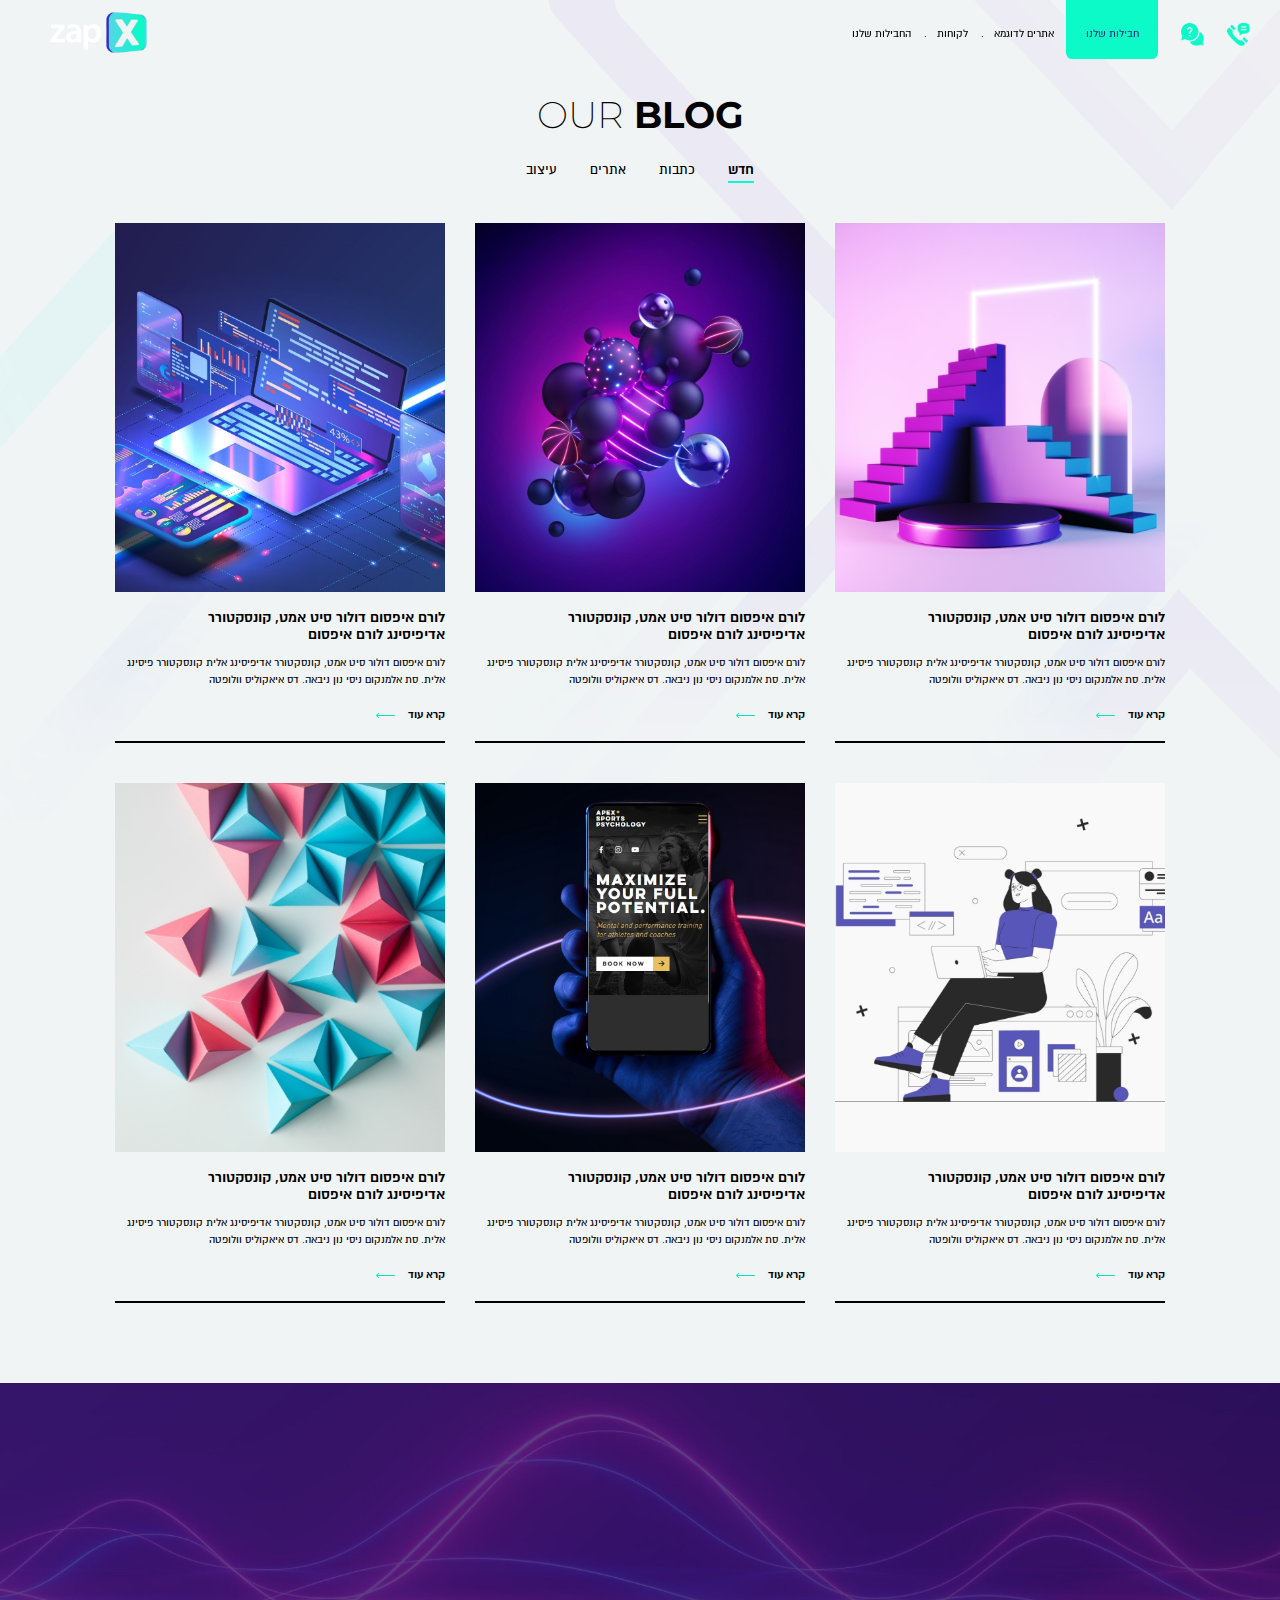
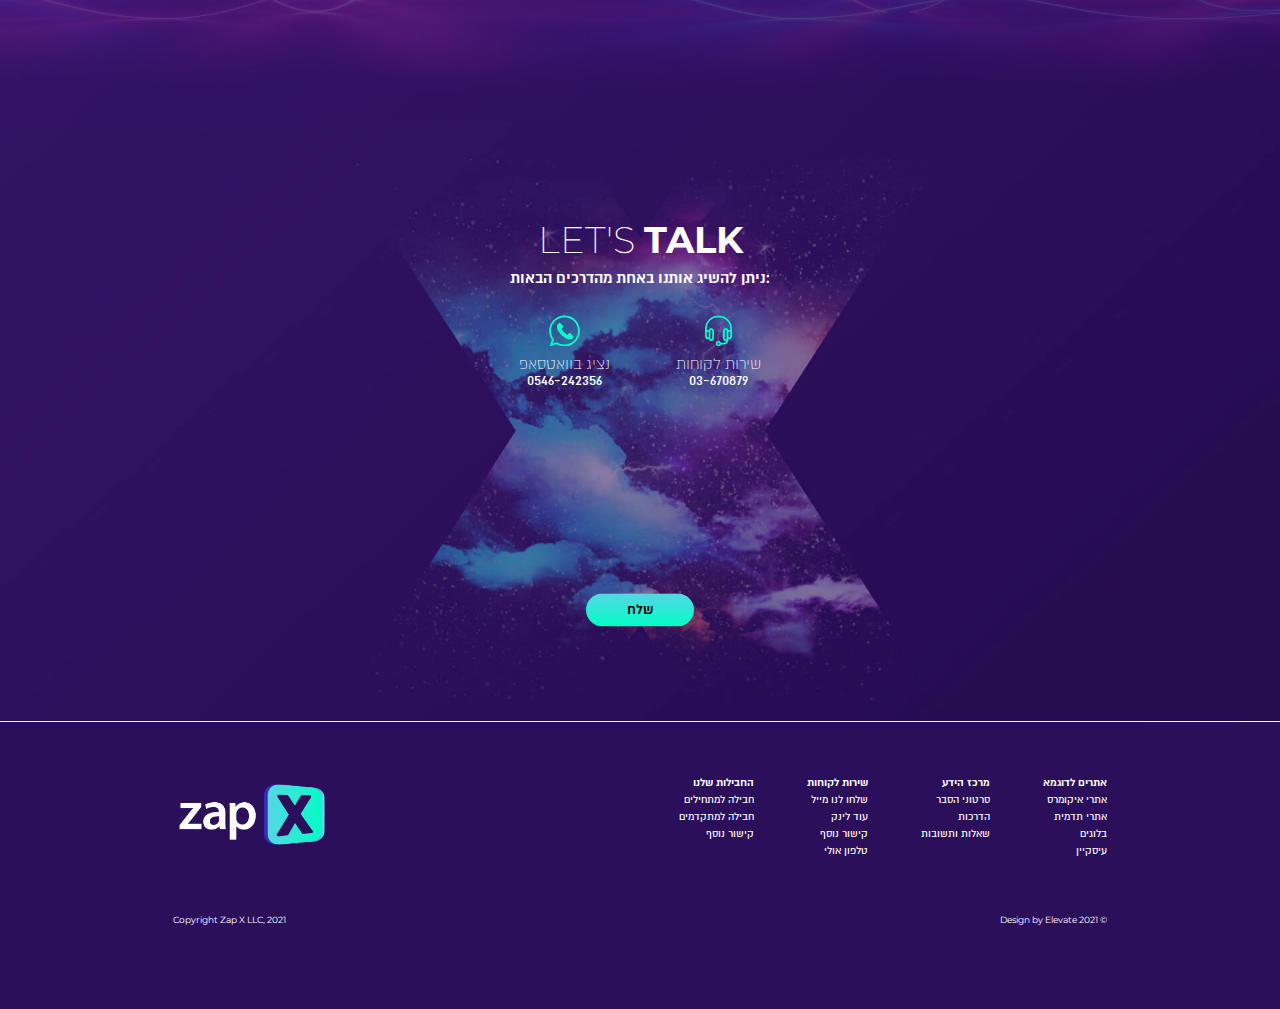
<file: blog.html>
<!DOCTYPE html>
<html lang="he-IL" dir="rtl">

<head>
  <!-- Meta -->
  <meta charset="UTF-8">
  <meta name="viewport" content="width=device-width, initial-scale=1.0">
  <meta name="description" content="Zap X">
  <title>Zap X</title>

  <!-- Font -->
  <link rel="preconnect" href="https://fonts.googleapis.com">
  <link rel="preconnect" href="https://fonts.gstatic.com" crossorigin>
  <link href="https://fonts.googleapis.com/css2?family=Montserrat:wght@300;400;700&display=swap" rel="stylesheet">

  <!-- Style (Vendor) -->
  <link rel="stylesheet" href="css/swiper-bundle.min.css">

  <!-- Style -->
  <link rel="stylesheet" href="css/elevate-framework.css">
  <link rel="stylesheet" href="css/style.css">

  <!-- Favicon -->
  <link rel="icon" href="img/favicon.png">
</head>

<body class="blog-page">

  <!-- Header -->
  <header class="header">
    <div class="container">
      <!-- Hamburger -->
      <div class="header-hamburger d-mobile">
        <a href="#">
          <img src="img/icons/hamburger-icon.png" alt="zap-x-icon">
        </a>
      </div>
      <!-- Action -->
      <div class="header-action">
        <a href="#">
          <img src="img/icons/phone-icon.png" alt="zap-x-icon">
        </a>
        <a href="#">
          <img src="img/icons/chat-icon.png" alt="zap-x-icon">
        </a>
      </div>
      <!-- Menu -->
      <div class="header-menu">
        <!-- Links -->
        <div class="header-links">
          <ul class="f-d-18 f-m-30">
            <li>
              <a href="#" class="header-btn">
                <span>
                  חבילות שלנו
                </span>
              </a>
            </li>
            <li>
              <a href="#">אתרים לדוגמא</a>
            </li>
            <li>
              <a href="#">לקוחות</a>
            </li>
            <li>
              <a href="#">החבילות שלנו</a>
            </li>
          </ul>
        </div>
      </div>
      <!-- Logo -->
      <div class="header-logo">
        <a href="#">
          <img src="img/icons/zap-x-logo-white.png" alt="zap-x-logo">
        </a>
      </div>
    </div>
  </header>

  <!-- Blog -->
  <div class="blog">
    <div class="container">
      <h1 class="f-d-55 f-m-80 f-mont">
        <span class="light">OUR</span>
        BLOG
      </h1>
      <!-- Tabs -->
      <div class="tabs">
        <!-- Tab Navigation -->
        <div class="tab-navigation">
          <ul class="f-d-22 f-m-36 medium">
            <li class="tab-btn active" data-tab="#tab1">
              <a href="#">חדש</a>
            </li>
            <li class="tab-btn" data-tab="#tab2">
              <a href="#">כתבות</a>
            </li>
            <li class="tab-btn" data-tab="#tab3">
              <a href="#">אתרים</a>
            </li>
            <li class="tab-btn" data-tab="#tab4">
              <a href="#">עיצוב</a>
            </li>
          </ul>
        </div>
        <!-- Tab Content -->
        <div class="tab-content">
          <ul>
            <li class="tab-panel active" id="tab1">
              <div class="blog-posts">
                <ul>
                  <!-- Item -->
                  <li class="blog-post-card">
                    <div>
                      <div class="img">
                        <img src="img/blog/blog-img-1.jpg" alt="zap-x-img">
                      </div>
                      <div class="text">
                        <h2 class="f-d-24 f-m-40 semi-bold">לורם איפסום דולור סיט אמט, קונסקטורר אדיפיסינג
                          לורם איפסום</h2>
                        <p class="f-d-18 f-m-28"> לורם איפסום דולור סיט אמט, קונסקטורר אדיפיסינג אלית קונסקטורר פיסינג אלית. סת אלמנקום ניסי נון ניבאה. דס איאקוליס וולופטה </p>
                        <a href="#" class="f-d-18 f-m-28 bold">קרא עוד <img src="img/icons/arrow-left-long-green.svg" alt="zap-x-img"></a>
                      </div>
                    </div>
                  </li>
                  <!-- Item -->
                  <li class="blog-post-card">
                    <div>
                      <div class="img">
                        <img src="img/blog/blog-img-2.jpg" alt="zap-x-img">
                      </div>
                      <div class="text">
                        <h2 class="f-d-24 f-m-40 semi-bold">לורם איפסום דולור סיט אמט, קונסקטורר אדיפיסינג
                          לורם איפסום</h2>
                        <p class="f-d-18 f-m-28"> לורם איפסום דולור סיט אמט, קונסקטורר אדיפיסינג אלית קונסקטורר פיסינג אלית. סת אלמנקום ניסי נון ניבאה. דס איאקוליס וולופטה </p>
                        <a href="#" class="f-d-18 f-m-28 bold">קרא עוד <img src="img/icons/arrow-left-long-green.svg" alt="zap-x-img"></a>
                      </div>
                    </div>
                  </li>
                  <!-- Item -->
                  <li class="blog-post-card">
                    <div>
                      <div class="img">
                        <img src="img/blog/blog-img-3.jpg" alt="zap-x-img">
                      </div>
                      <div class="text">
                        <h2 class="f-d-24 f-m-40 semi-bold">לורם איפסום דולור סיט אמט, קונסקטורר אדיפיסינג
                          לורם איפסום</h2>
                        <p class="f-d-18 f-m-28"> לורם איפסום דולור סיט אמט, קונסקטורר אדיפיסינג אלית קונסקטורר פיסינג אלית. סת אלמנקום ניסי נון ניבאה. דס איאקוליס וולופטה </p>
                        <a href="#" class="f-d-18 f-m-28 bold">קרא עוד <img src="img/icons/arrow-left-long-green.svg" alt="zap-x-img"></a>
                      </div>
                    </div>
                  </li>
                  <!-- Item -->
                  <li class="blog-post-card">
                    <div>
                      <div class="img">
                        <img src="img/blog/blog-img-4.jpg" alt="zap-x-img">
                      </div>
                      <div class="text">
                        <h2 class="f-d-24 f-m-40 semi-bold">לורם איפסום דולור סיט אמט, קונסקטורר אדיפיסינג
                          לורם איפסום</h2>
                        <p class="f-d-18 f-m-28"> לורם איפסום דולור סיט אמט, קונסקטורר אדיפיסינג אלית קונסקטורר פיסינג אלית. סת אלמנקום ניסי נון ניבאה. דס איאקוליס וולופטה </p>
                        <a href="#" class="f-d-18 f-m-28 bold">קרא עוד <img src="img/icons/arrow-left-long-green.svg" alt="zap-x-img"></a>
                      </div>
                    </div>
                  </li>
                  <!-- Item -->
                  <li class="blog-post-card">
                    <div>
                      <div class="img">
                        <img src="img/blog/blog-img-5.jpg" alt="zap-x-img">
                      </div>
                      <div class="text">
                        <h2 class="f-d-24 f-m-40 semi-bold">לורם איפסום דולור סיט אמט, קונסקטורר אדיפיסינג
                          לורם איפסום</h2>
                        <p class="f-d-18 f-m-28"> לורם איפסום דולור סיט אמט, קונסקטורר אדיפיסינג אלית קונסקטורר פיסינג אלית. סת אלמנקום ניסי נון ניבאה. דס איאקוליס וולופטה </p>
                        <a href="#" class="f-d-18 f-m-28 bold">קרא עוד <img src="img/icons/arrow-left-long-green.svg" alt="zap-x-img"></a>
                      </div>
                    </div>
                  </li>
                  <!-- Item -->
                  <li class="blog-post-card">
                    <div>
                      <div class="img">
                        <img src="img/blog/blog-img-6.jpg" alt="zap-x-img">
                      </div>
                      <div class="text">
                        <h2 class="f-d-24 f-m-40 semi-bold">לורם איפסום דולור סיט אמט, קונסקטורר אדיפיסינג
                          לורם איפסום</h2>
                        <p class="f-d-18 f-m-28"> לורם איפסום דולור סיט אמט, קונסקטורר אדיפיסינג אלית קונסקטורר פיסינג אלית. סת אלמנקום ניסי נון ניבאה. דס איאקוליס וולופטה </p>
                        <a href="#" class="f-d-18 f-m-28 bold">קרא עוד <img src="img/icons/arrow-left-long-green.svg" alt="zap-x-img"></a>
                      </div>
                    </div>
                  </li>
                </ul>
              </div>
            </li>
            <li class="tab-panel" id="tab2">
              <div class="blog-posts">
                <ul>
                  <!-- Item -->
                  <li class="blog-post-card">
                    <div>
                      <div class="img">
                        <img src="img/blog/blog-img-1.jpg" alt="zap-x-img">
                      </div>
                      <div class="text">
                        <h2 class="f-d-24 f-m-40 semi-bold">לורם איפסום דולור סיט אמט, קונסקטורר אדיפיסינג
                          לורם איפסום</h2>
                        <p class="f-d-18 f-m-28"> לורם איפסום דולור סיט אמט, קונסקטורר אדיפיסינג אלית קונסקטורר פיסינג אלית. סת אלמנקום ניסי נון ניבאה. דס איאקוליס וולופטה </p>
                        <a href="#" class="f-d-18 f-m-28 bold">קרא עוד <img src="img/icons/arrow-left-long-green.svg" alt="zap-x-img"></a>
                      </div>
                    </div>
                  </li>
                </ul>
              </div>
            </li>
            <li class="tab-panel" id="tab3">
              <div class="blog-posts">
                <ul>
                  <!-- Item -->
                  <li class="blog-post-card">
                    <div>
                      <div class="img">
                        <img src="img/blog/blog-img-2.jpg" alt="zap-x-img">
                      </div>
                      <div class="text">
                        <h2 class="f-d-24 f-m-40 semi-bold">לורם איפסום דולור סיט אמט, קונסקטורר אדיפיסינג
                          לורם איפסום</h2>
                        <p class="f-d-18 f-m-28"> לורם איפסום דולור סיט אמט, קונסקטורר אדיפיסינג אלית קונסקטורר פיסינג אלית. סת אלמנקום ניסי נון ניבאה. דס איאקוליס וולופטה </p>
                        <a href="#" class="f-d-18 f-m-28 bold">קרא עוד <img src="img/icons/arrow-left-long-green.svg" alt="zap-x-img"></a>
                      </div>
                    </div>
                  </li>
                </ul>
              </div>
            </li>
            <li class="tab-panel" id="tab4">
              <div class="blog-posts">
                <ul>
                  <!-- Item -->
                  <li class="blog-post-card">
                    <div>
                      <div class="img">
                        <img src="img/blog/blog-img-3.jpg" alt="zap-x-img">
                      </div>
                      <div class="text">
                        <h2 class="f-d-24 f-m-40 semi-bold">לורם איפסום דולור סיט אמט, קונסקטורר אדיפיסינג
                          לורם איפסום</h2>
                        <p class="f-d-18 f-m-28"> לורם איפסום דולור סיט אמט, קונסקטורר אדיפיסינג אלית קונסקטורר פיסינג אלית. סת אלמנקום ניסי נון ניבאה. דס איאקוליס וולופטה </p>
                        <a href="#" class="f-d-18 f-m-28 bold">קרא עוד <img src="img/icons/arrow-left-long-green.svg" alt="zap-x-img"></a>
                      </div>
                    </div>
                  </li>
                </ul>
              </div>
            </li>
          </ul>
        </div>
      </div>
    </div>
  </div>

  <!-- Action -->
  <div class="home-action">
    <div class="container">
      <img src="img/global/you-deserve-extra-2.svg" alt="zap-x-img">
      <p class="f-d-22 f-m-32">בוחרים את החבילה שהכי מתאימה לעסק שלכם ועולים לאוויר</p>
      <div>
        <a href="#" class="btn btn-primary">להצטרפות</a>
      </div>
    </div>
    <!-- Bg -->
    <div class="bg">
      <picture>
        <source media="(min-width:1024px)" srcset="img/home/action-bg.jpg">
        <img src="img/home/action-bg-mobile.jpg" alt="zap-x-img">
      </picture>
    </div>
  </div>

  <!-- Contact -->
  <div class="home-contact">
    <div class="container">
      <h2 class="f-d-55 f-m-75 f-mont light">
        LET'S
        <span class="bold">TALK</span>
      </h2>
      <p class="f-d-25 f-m-32 bold">:ניתן להשיג אותנו באחת מהדרכים הבאות</p>
      <ul>
        <!-- Item -->
        <li>
          <img src="img/icons/headphones.svg" alt="zap-x-icon">
          <p class="f-d-25 f-m-32">
            <span class="light">שירות לקוחות</span>
            <br>
            03-670879
          </p>
        </li>
        <!-- Item -->
        <li>
          <img src="img/icons/whatsapp.svg" alt="zap-x-icon">
          <p class="f-d-25 f-m-32">
            <span class="light">נציג בוואטסאפ</span>
            <br>
            0546-242356
          </p>
        </li>
      </ul>
      <form>
        <div class="row">
          <div class="col">
            <input type="text" class="f-d-22 f-m-32" placeholder="שם מלא">
          </div>
          <div class="col">
            <input type="text" class="f-d-22 f-m-32" placeholder="טלפון">
          </div>
        </div>
        <div class="row">
          <div class="col">
            <input type="text" class="f-d-22 f-m-32" placeholder="מייל">
          </div>
          <div class="col">
            <input type="text" class="f-d-22 f-m-32" placeholder="שם חברה">
          </div>
        </div>
        <div class="row">
          <input type="text" class="f-d-22 f-m-32" placeholder="פרטי הפנייה">
        </div>
      </form>
      <div class="text-center">
        <a href="#" class="btn btn-primary">שלח</a>
      </div>
    </div>
    <!-- Bg -->
    <div class="bg">
      <picture>
        <source media="(min-width:1024px)" srcset="img/home/contact-bg.jpg">
        <img src="img/home/contact-bg-mobile.jpg" alt="zap-x-img">
      </picture>
    </div>
  </div>

  <!-- Footer -->
  <footer class="footer">
    <div class="container">
      <!-- Top -->
      <div class="top">
        <!-- Links -->
        <div class="footer-links">
          <!-- Accordion -->
          <div class="accordion">
            <!-- Collapsible -->
            <div class="collapsible">
              <!-- Toggler -->
              <div class="collapse-toggler f-d-18 f-m-32 bold">
                אתרים לדוגמא
                <div class="simbol d-mobile text-green f-m-60">
                  <div class="plus">+</div>
                  <div class="minus">-</div>
                </div>
              </div>
              <!-- Collapse -->
              <div class="collapse">
                <div>
                  <ul class="f-d-18 f-m-32">
                    <!-- Item -->
                    <li>
                      <a href="#">
                        אתרי איקומרס
                      </a>
                    </li>
                    <!-- Item -->
                    <li>
                      <a href="#">
                        אתרי תדמית
                      </a>
                    </li>
                    <!-- Item -->
                    <li>
                      <a href="#">
                        בלוגים
                      </a>
                    </li>
                    <!-- Item -->
                    <li>
                      <a href="#">
                        עיסקיין
                      </a>
                    </li>
                  </ul>
                </div>
              </div>
            </div>
            <!-- Collapsible -->
            <div class="collapsible">
              <!-- Toggler -->
              <div class="collapse-toggler f-d-18 f-m-32 bold">
                מרכז הידע
                <div class="simbol d-mobile text-green f-m-60">
                  <div class="plus">+</div>
                  <div class="minus">-</div>
                </div>
              </div>
              <!-- Collapse -->
              <div class="collapse">
                <div>
                  <ul class="f-d-18 f-m-32">
                    <!-- Item -->
                    <li>
                      <a href="#">
                        סרטוני הסבר
                      </a>
                    </li>
                    <!-- Item -->
                    <li>
                      <a href="#">
                        הדרכות
                      </a>
                    </li>
                    <!-- Item -->
                    <li>
                      <a href="#">
                        שאלות ותשובות
                      </a>
                    </li>
                  </ul>
                </div>
              </div>
            </div>
            <!-- Collapsible -->
            <div class="collapsible">
              <!-- Toggler -->
              <div class="collapse-toggler f-d-18 f-m-32 bold">
                שירות לקוחות
                <div class="simbol d-mobile text-green f-m-60">
                  <div class="plus">+</div>
                  <div class="minus">-</div>
                </div>
              </div>
              <!-- Collapse -->
              <div class="collapse">
                <div>
                  <ul class="f-d-18 f-m-32">
                    <!-- Item -->
                    <li>
                      <a href="#">
                        שלחו לנו מייל
                      </a>
                    </li>
                    <!-- Item -->
                    <li>
                      <a href="#">
                        עוד לינק
                      </a>
                    </li>
                    <!-- Item -->
                    <li>
                      <a href="#">
                        קישור נוסף
                      </a>
                    </li>
                    <!-- Item -->
                    <li>
                      <a href="#">
                        טלפון אולי
                      </a>
                    </li>
                  </ul>
                </div>
              </div>
            </div>
            <!-- Collapsible -->
            <div class="collapsible">
              <!-- Toggler -->
              <div class="collapse-toggler f-d-18 f-m-32 bold">
                החבילות שלנו
                <div class="simbol d-mobile text-green f-m-60">
                  <div class="plus">+</div>
                  <div class="minus">-</div>
                </div>
              </div>
              <!-- Collapse -->
              <div class="collapse">
                <div>
                  <ul class="f-d-18 f-m-32">
                    <!-- Item -->
                    <li>
                      <a href="#">
                        חבילה למתחילים
                      </a>
                    </li>
                    <!-- Item -->
                    <li>
                      <a href="#">
                        חבילה למתקדמים
                      </a>
                    </li>
                    <!-- Item -->
                    <li>
                      <a href="#">
                        קישור נוסף
                      </a>
                    </li>
                  </ul>
                </div>
              </div>
            </div>
          </div>
        </div>
        <!-- Logo -->
        <div class="footer-logo">
          <a href="#">
            <img src="img/icons/zap-x-logo-white.png" alt="zap-x-logo">
          </a>
        </div>
      </div>
      <!-- Bottom -->
      <div class="bottom f-d-14 f-m-24 f-mont">
        <p>© 2021 Design by Elevate</p>
        <p>Copyright Zap X LLC, 2021</p>
      </div>
    </div>
  </footer>

  <!-- Script (Vendor) -->
  <script src="js/ScrollTrigger.min.js"></script>
  <script src="js/gsap.min.js"></script>
  <script src="js/swiper-bundle.min.js"></script>

  <!-- Script -->
  <script src="js/elevate-framework.js"></script>
  <script src="js/app.js"></script>

</body>

</html>
</file>
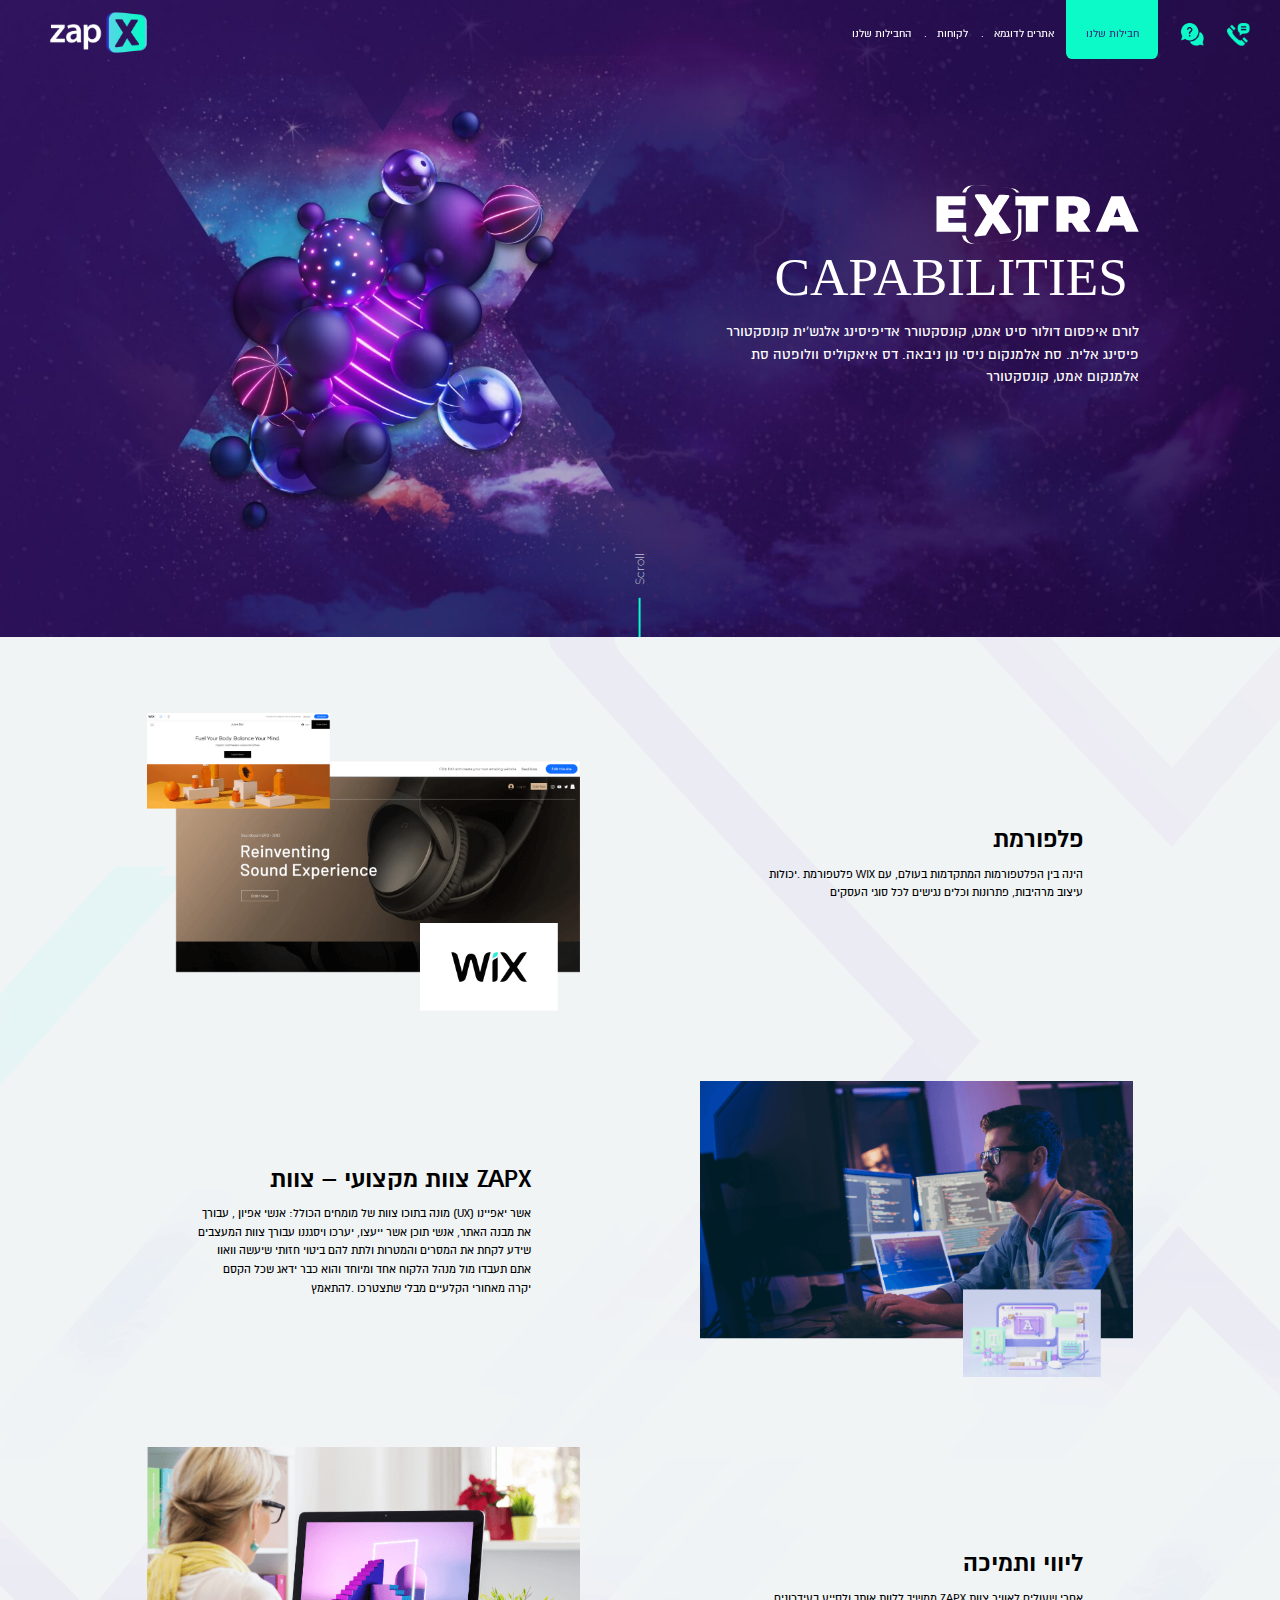
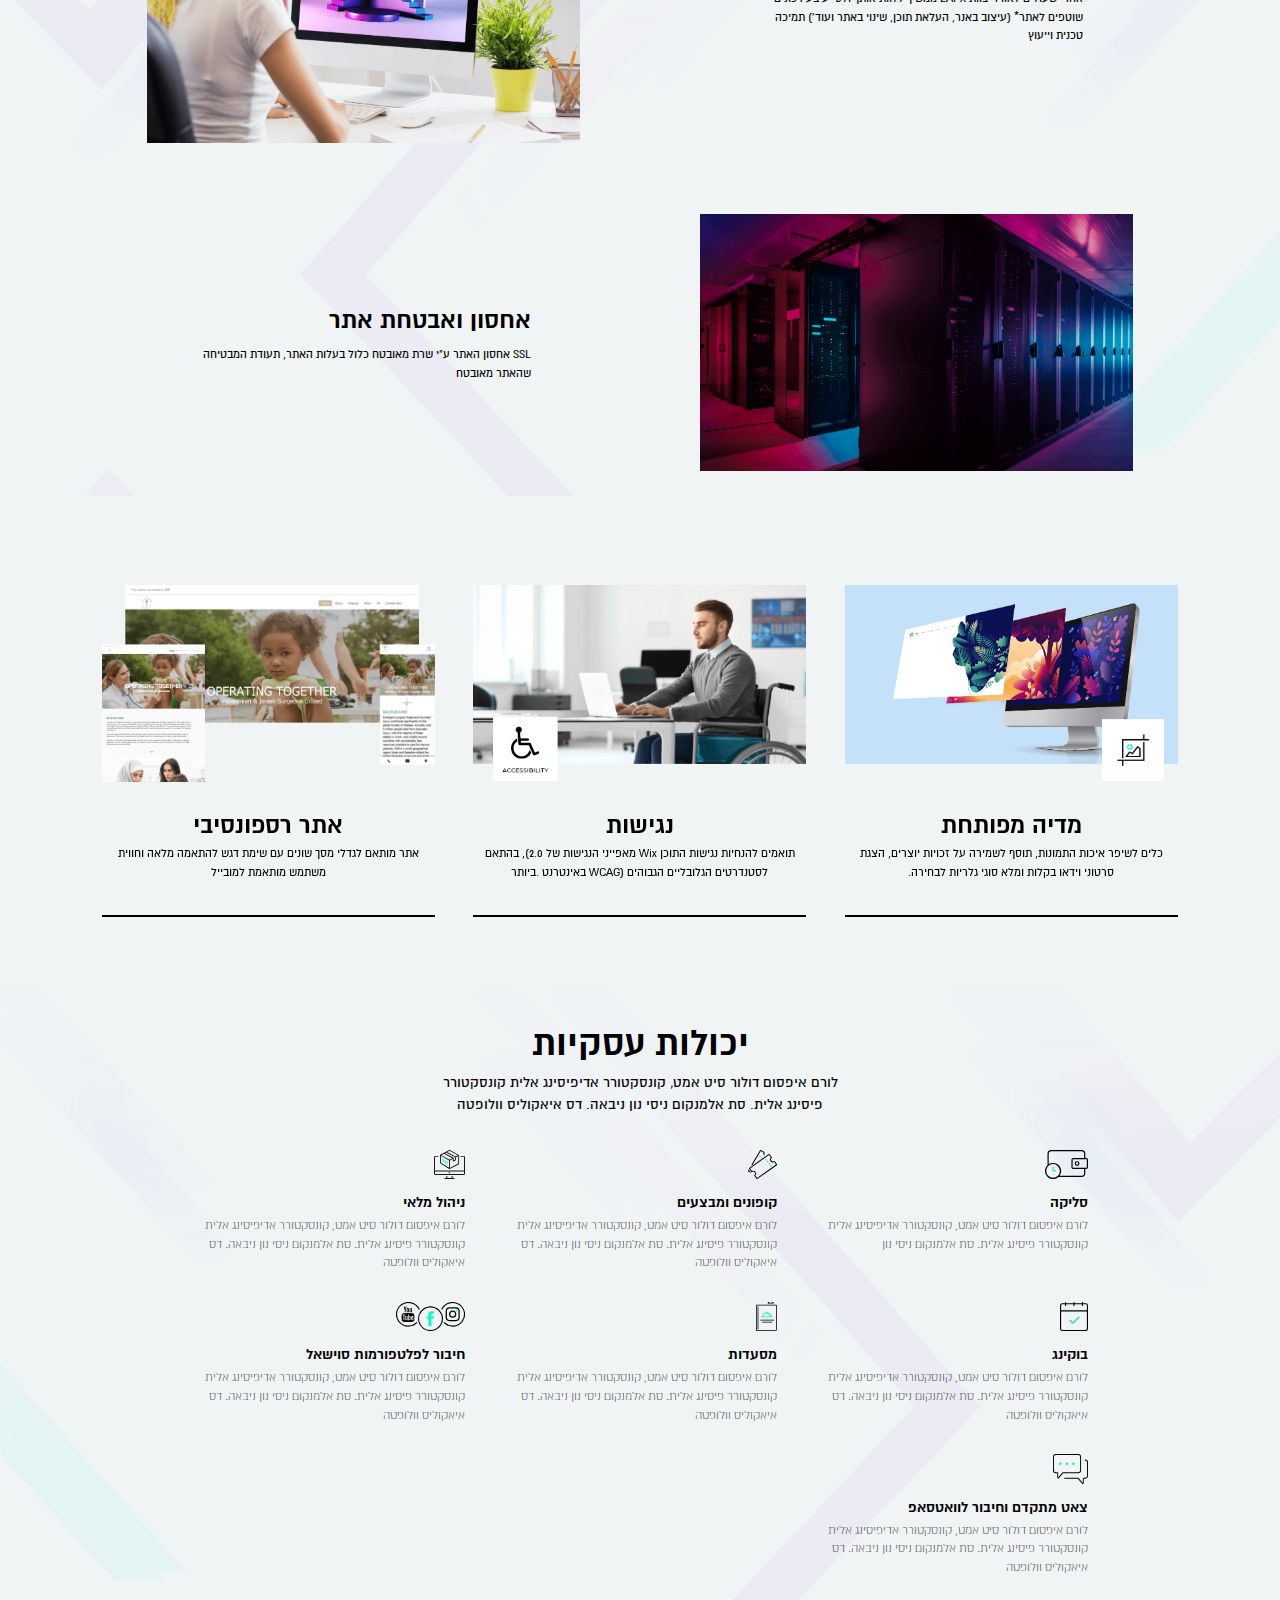
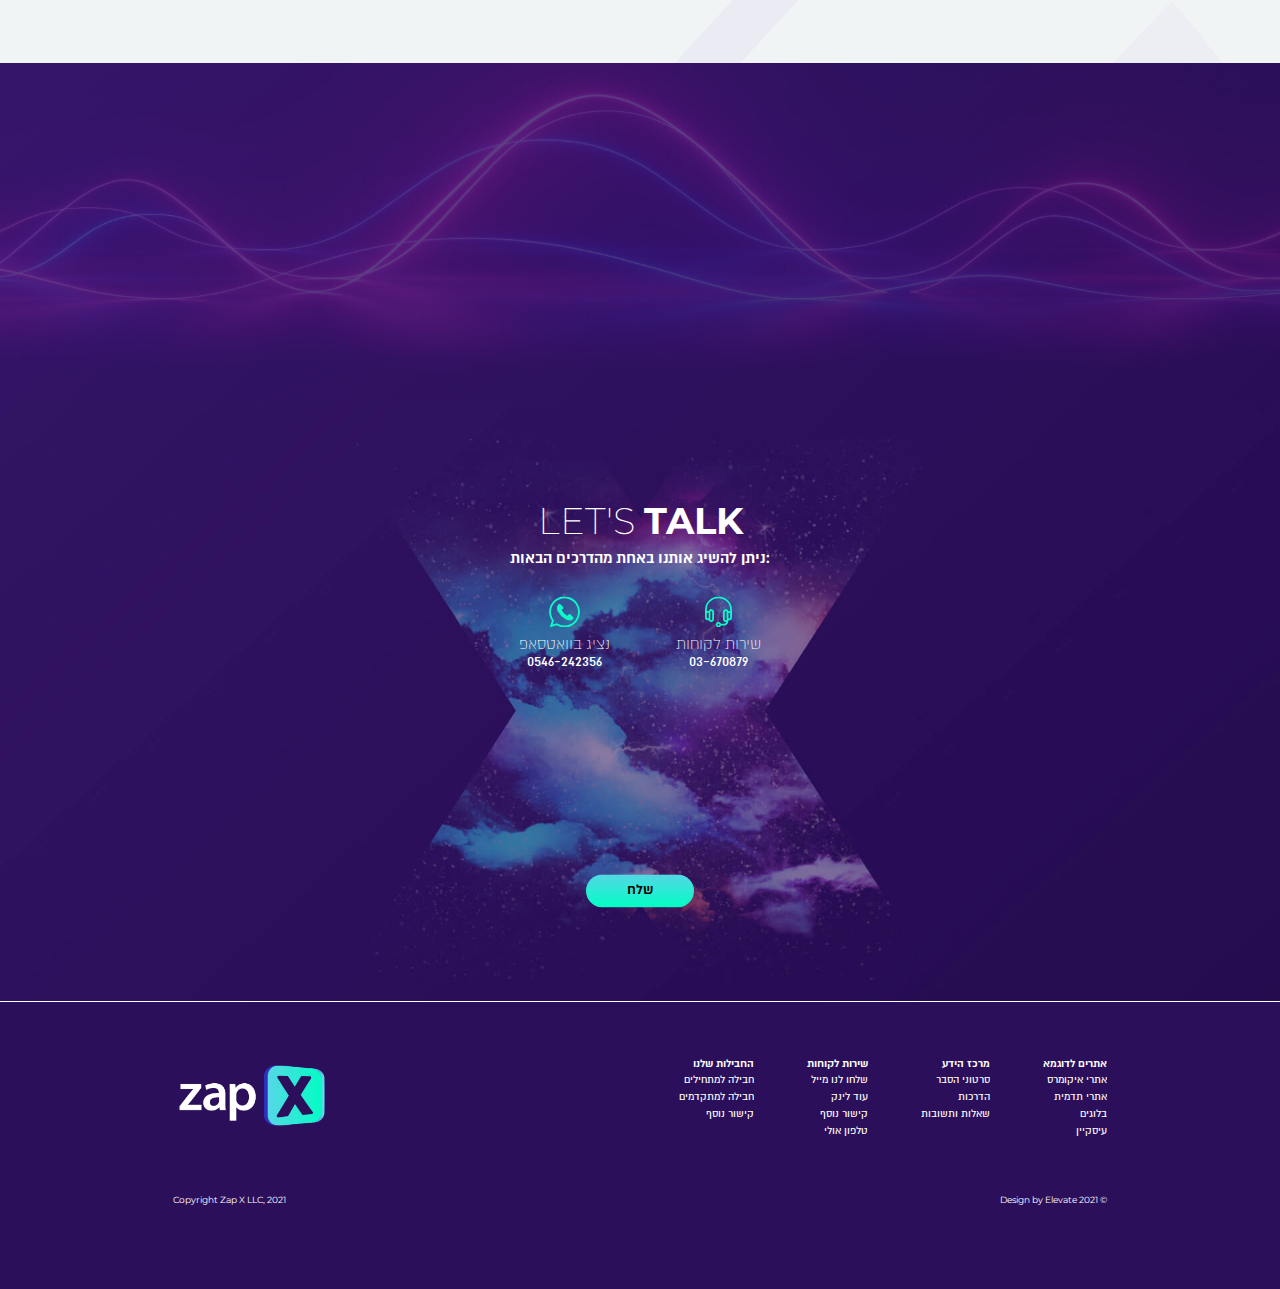
<file: capabilities.html>
<!DOCTYPE html>
<html lang="he-IL" dir="rtl">

<head>
  <!-- Meta -->
  <meta charset="UTF-8">
  <meta name="viewport" content="width=device-width, initial-scale=1.0">
  <meta name="description" content="Zap X">
  <title>Zap X</title>

  <!-- Font -->
  <link rel="preconnect" href="https://fonts.googleapis.com">
  <link rel="preconnect" href="https://fonts.gstatic.com" crossorigin>
  <link href="https://fonts.googleapis.com/css2?family=Montserrat:wght@300;400;700&display=swap" rel="stylesheet">

  <!-- Style (Vendor) -->
  <link rel="stylesheet" href="css/swiper-bundle.min.css">

  <!-- Style -->
  <link rel="stylesheet" href="css/elevate-framework.css">
  <link rel="stylesheet" href="css/style.css">

  <!-- Favicon -->
  <link rel="icon" href="img/favicon.png">
</head>

<body class="capabilities-page">

  <!-- Header -->
  <header class="header">
    <div class="container">
      <!-- Hamburger -->
      <div class="header-hamburger d-mobile">
        <a href="#">
          <img src="img/icons/hamburger-icon.png" alt="zap-x-icon">
        </a>
      </div>
      <!-- Action -->
      <div class="header-action">
        <a href="#">
          <img src="img/icons/phone-icon.png" alt="zap-x-icon">
        </a>
        <a href="#">
          <img src="img/icons/chat-icon.png" alt="zap-x-icon">
        </a>
      </div>
      <!-- Menu -->
      <div class="header-menu">
        <!-- Links -->
        <div class="header-links">
          <ul class="f-d-18 f-m-30">
            <li>
              <a href="#" class="header-btn">
                <span>
                  חבילות שלנו
                </span>
              </a>
            </li>
            <li>
              <a href="#">אתרים לדוגמא</a>
            </li>
            <li>
              <a href="#">לקוחות</a>
            </li>
            <li>
              <a href="#">החבילות שלנו</a>
            </li>
          </ul>
        </div>
      </div>
      <!-- Logo -->
      <div class="header-logo">
        <a href="#">
          <img src="img/icons/zap-x-logo-white.png" alt="zap-x-logo">
        </a>
      </div>
    </div>
  </header>

  <!-- Banner -->
  <div class="banner capabilities-banner">
    <div class="container">
      <!-- Text -->
      <div class="text">
        <picture>
          <source media="(min-width:1024px)" srcset="img/global/extra-capabilities.svg">
          <img src="img/global/extra-capabilities-mobile.svg" alt="zap-x-img">
        </picture>
        <p class="f-d-24 f-m-32"> לורם איפסום דולור סיט אמט, קונסקטורר אדיפיסינג אלגש'ית קונסקטורר פיסינג אלית. סת אלמנקום ניסי נון ניבאה. דס איאקוליס וולופטה סת אלמנקום אמט, קונסקטורר  </p>
      </div>
    </div>
    <!-- Bg -->
    <div class="bg">
      <picture>
        <source media="(min-width:1024px)" srcset="img/capabilities/banner.jpg">
        <img src="img/capabilities/banner-mobile.jpg" alt="zap-x-img">
      </picture>
    </div>
    <!-- Scroll -->
    <div class="scroll">
      <p class="f-d-18 f-m-26 light f-mont">Scroll</p>
      <div class="line"></div>
    </div>
  </div>

  <!-- Media Boxes -->
  <div class="media-boxes">
    <div class="container">
      <!-- Media Box -->
      <div class="media-box">
        <div class="text">
          <h2 class="f-d-40 f-m-50">פלפורמת</h2>
          <p class="f-d-20 f-m-32"> הינה בין הפלטפורמות המתקדמות בעולם, עם WIX פלטפורמת
            .יכולות עיצוב מרהיבות, פתרונות וכלים נגישים לכל סוגי העסקים</p>
        </div>
        <div class="img">
          <img src="img/capabilities/media-1.png" alt="zap-x-img">
        </div>
      </div>
      <!-- Media Box -->
      <div class="media-box">
        <div class="text">
          <h2 class="f-d-40 f-m-50">ZAPX צוות מקצועי – צוות</h2>
          <p class="f-d-20 f-m-32"> אשר יאפיינו (UX) מונה בתוכו צוות של מומחים הכולל: אנשי אפיון
            , עבורך את מבנה האתר, אנשי תוכן אשר ייעצו, יערכו ויסגננו עבורך
             צוות המעצבים שידע לקחת את המסרים והמטרות ולתת להם ביטוי
             חזותי שיעשה וואוו אתם תעבדו מול מנהל הלקוח אחד ומיוחד והוא
             כבר ידאג שכל הקסם יקרה מאחורי הקלעיים מבלי שתצטרכו
            .להתאמץ</p>
        </div>
        <div class="img">
          <img src="img/capabilities/media-2.png" alt="zap-x-img">
        </div>
      </div>
      <!-- Media Box -->
      <div class="media-box">
        <div class="text">
          <h2 class="f-d-40 f-m-50">ליווי ותמיכה</h2>
          <p class="f-d-20 f-m-32">אחרי שעולים לאוויר צוות ZAPX ממשיך ללוות אותך ולסייע בעידכונים שוטפים לאתר* (עיצוב באנר, העלאת תוכן, שינוי באתר ועוד') תמיכה טכנית וייעוץ </p>
        </div>
        <div class="img">
          <img src="img/capabilities/media-3.png" alt="zap-x-img">
        </div>
      </div>
      <!-- Media Box -->
      <div class="media-box">
        <div class="text">
          <h2 class="f-d-40 f-m-50">אחסון ואבטחת אתר</h2>
          <p class="f-d-20 f-m-32"> SSL אחסון האתר ע"י שרת מאובטח כלול בעלות האתר, תעודת
            המבטיחה שהאתר מאובטח</p>
        </div>
        <div class="img">
          <img src="img/capabilities/media-4.png" alt="zap-x-img">
        </div>
      </div>
    </div>
  </div>

  <!-- Price Extras -->
  <div class="price-extras">
    <div class="container">
      <div class="swiper">
        <div class="swiper-wrapper">
          <!-- Slide -->
          <div class="swiper-slide">
            <div class="img">
              <img src="img/capabilities/img-1.png" alt="zap-x-img">
            </div>
            <div class="text">
              <h3 class="f-d-40 f-m-40">מדיה מפותחת</h3>
              <div class="extras-price">
                <p class="f-d-20 f-m-30">כלים לשיפר איכות התמונות, תוסף לשמירה על זכויות יוצרים, הצגת סרטוני וידאו בקלות ומלא סוגי גלריות לבחירה.  </p>
              </div>
            </div>
          </div>
          <!-- Slide -->
          <div class="swiper-slide">
            <div class="img">
              <img src="img/capabilities/img-2.png" alt="zap-x-img">
            </div>
            <div class="text">
              <h3 class="f-d-40 f-m-40">נגישות</h3>
              <div class="extras-price">
                <p class="f-d-20 f-m-30"> תואמים להנחיות נגישות התוכן Wix מאפייני הנגישות של
                  2.0), בהתאם לסטנדרטים הגלובליים הגבוהים (WCAG באינטרנט
                 .ביותר</p>
              </div>
            </div>
          </div>
          <!-- Slide -->
          <div class="swiper-slide">
            <div class="img">
              <img src="img/capabilities/img-3.png" alt="zap-x-img">
            </div>
            <div class="text">
              <h3 class="f-d-40 f-m-40">אתר רספונסיבי</h3>
              <div class="extras-price">
                <p class="f-d-20 f-m-30">אתר מותאם לגדלי מסך שונים עם שימת דגש להתאמה מלאה וחווית משתמש מותאמת למובייל </p>
              </div>
            </div>
          </div>
        </div>
        <div class="swiper-pagination"></div>
      </div>
    </div>
  </div>

  <!-- Capabilities Business -->
  <div class="capabilities-business">
    <div class="container">
      <div class="heading">
        <h2 class="f-d-60 f-m-65">יכולות עסקיות</h2>
        <p class="f-d-24 f-m-32"> לורם איפסום דולור סיט אמט, קונסקטורר אדיפיסינג אלית קונסקטורר 
          פיסינג אלית. סת אלמנקום ניסי נון ניבאה. דס איאקוליס וולופטה </p>
      </div>
      <div class="body">
        <ul>
          <!-- Item -->
          <li>
            <img src="img/capabilities/icon-1.svg" alt="zap-x-icon">
            <h3 class="f-d-24 f-m-36">סליקה</h3>
            <p class="f-d-20 f-m-32 light"> לורם איפסום דולור סיט אמט, קונסקטורר אדיפיסינג 
              אלית קונסקטורר פיסינג אלית. סת אלמנקום ניסי נון</p>
          </li>
          <!-- Item -->
          <li>
            <img src="img/capabilities/icon-2.svg" alt="zap-x-icon">
            <h3 class="f-d-24 f-m-36">קופונים ומבצעים</h3>
            <p class="f-d-20 f-m-32 light"> לורם איפסום דולור סיט אמט, קונסקטורר אדיפיסינג אלית קונסקטורר פיסינג אלית. סת אלמנקום ניסי נון ניבאה. דס איאקוליס וולופטה </p>
          </li>
          <!-- Item -->
          <li>
            <img src="img/capabilities/icon-3.svg" alt="zap-x-icon">
            <h3 class="f-d-24 f-m-36">ניהול מלאי</h3>
            <p class="f-d-20 f-m-32 light"> לורם איפסום דולור סיט אמט, קונסקטורר אדיפיסינג אלית קונסקטורר פיסינג אלית. סת אלמנקום ניסי נון ניבאה. דס איאקוליס וולופטה </p>
          </li>
          <!-- Item -->
          <li>
            <img src="img/capabilities/icon-4.svg" alt="zap-x-icon">
            <h3 class="f-d-24 f-m-36">בוקינג</h3>
            <p class="f-d-20 f-m-32 light"> לורם איפסום דולור סיט אמט, קונסקטורר אדיפיסינג אלית קונסקטורר פיסינג אלית. סת אלמנקום ניסי נון ניבאה. דס איאקוליס וולופטה </p>
          </li>
          <!-- Item -->
          <li>
            <img src="img/capabilities/icon-5.svg" alt="zap-x-icon">
            <h3 class="f-d-24 f-m-36">מסעדות</h3>
            <p class="f-d-20 f-m-32 light"> לורם איפסום דולור סיט אמט, קונסקטורר אדיפיסינג אלית קונסקטורר פיסינג אלית. סת אלמנקום ניסי נון ניבאה. דס איאקוליס וולופטה </p>
          </li>
          <!-- Item -->
          <li>
            <img src="img/capabilities/icon-6.svg" alt="zap-x-icon">
            <h3 class="f-d-24 f-m-36">חיבור לפלטפורמות סוישאל</h3>
            <p class="f-d-20 f-m-32 light"> לורם איפסום דולור סיט אמט, קונסקטורר אדיפיסינג אלית קונסקטורר פיסינג אלית. סת אלמנקום ניסי נון ניבאה. דס איאקוליס וולופטה </p>
          </li>
          <!-- Item -->
          <li>
            <img src="img/capabilities/icon-7.svg" alt="zap-x-icon">
            <h3 class="f-d-24 f-m-36">צאט מתקדם וחיבור לוואטסאפ</h3>
            <p class="f-d-20 f-m-32 light"> לורם איפסום דולור סיט אמט, קונסקטורר אדיפיסינג אלית קונסקטורר פיסינג אלית. סת אלמנקום ניסי נון ניבאה. דס איאקוליס וולופטה </p>
          </li>
        </ul>
      </div>
    </div>
  </div>

  <!-- Action -->
  <div class="home-action">
    <div class="container">
      <img src="img/global/you-deserve-extra-2.svg" alt="zap-x-img">
      <p class="f-d-22 f-m-32">בוחרים את החבילה שהכי מתאימה לעסק שלכם ועולים לאוויר</p>
      <div>
        <a href="#" class="btn btn-primary">להצטרפות</a>
      </div>
    </div>
    <!-- Bg -->
    <div class="bg">
      <picture>
        <source media="(min-width:1024px)" srcset="img/home/action-bg.jpg">
        <img src="img/home/action-bg-mobile.jpg" alt="zap-x-img">
      </picture>
    </div>
  </div>

  <!-- Contact -->
  <div class="home-contact">
    <div class="container">
      <h2 class="f-d-55 f-m-75 f-mont light">
        LET'S
        <span class="bold">TALK</span>
      </h2>
      <p class="f-d-25 f-m-32 bold">:ניתן להשיג אותנו באחת מהדרכים הבאות</p>
      <ul>
        <!-- Item -->
        <li>
          <img src="img/icons/headphones.svg" alt="zap-x-icon">
          <p class="f-d-25 f-m-32">
            <span class="light">שירות לקוחות</span>
            <br>
            03-670879
          </p>
        </li>
        <!-- Item -->
        <li>
          <img src="img/icons/whatsapp.svg" alt="zap-x-icon">
          <p class="f-d-25 f-m-32">
            <span class="light">נציג בוואטסאפ</span>
            <br>
            0546-242356
          </p>
        </li>
      </ul>
      <form>
        <div class="row">
          <div class="col">
            <input type="text" class="f-d-22 f-m-32" placeholder="שם מלא">
          </div>
          <div class="col">
            <input type="text" class="f-d-22 f-m-32" placeholder="טלפון">
          </div>
        </div>
        <div class="row">
          <div class="col">
            <input type="text" class="f-d-22 f-m-32" placeholder="מייל">
          </div>
          <div class="col">
            <input type="text" class="f-d-22 f-m-32" placeholder="שם חברה">
          </div>
        </div>
        <div class="row">
          <input type="text" class="f-d-22 f-m-32" placeholder="פרטי הפנייה">
        </div>
      </form>
      <div class="text-center">
        <a href="#" class="btn btn-primary">שלח</a>
      </div>
    </div>
    <!-- Bg -->
    <div class="bg">
      <picture>
        <source media="(min-width:1024px)" srcset="img/home/contact-bg.jpg">
        <img src="img/home/contact-bg-mobile.jpg" alt="zap-x-img">
      </picture>
    </div>
  </div>

  <!-- Footer -->
  <footer class="footer">
    <div class="container">
      <!-- Top -->
      <div class="top">
        <!-- Links -->
        <div class="footer-links">
          <!-- Accordion -->
          <div class="accordion">
            <!-- Collapsible -->
            <div class="collapsible">
              <!-- Toggler -->
              <div class="collapse-toggler f-d-18 f-m-32 bold">
                אתרים לדוגמא
                <div class="simbol d-mobile text-green f-m-60">
                  <div class="plus">+</div>
                  <div class="minus">-</div>
                </div>
              </div>
              <!-- Collapse -->
              <div class="collapse">
                <div>
                  <ul class="f-d-18 f-m-32">
                    <!-- Item -->
                    <li>
                      <a href="#">
                        אתרי איקומרס
                      </a>
                    </li>
                    <!-- Item -->
                    <li>
                      <a href="#">
                        אתרי תדמית
                      </a>
                    </li>
                    <!-- Item -->
                    <li>
                      <a href="#">
                        בלוגים
                      </a>
                    </li>
                    <!-- Item -->
                    <li>
                      <a href="#">
                        עיסקיין
                      </a>
                    </li>
                  </ul>
                </div>
              </div>
            </div>
            <!-- Collapsible -->
            <div class="collapsible">
              <!-- Toggler -->
              <div class="collapse-toggler f-d-18 f-m-32 bold">
                מרכז הידע
                <div class="simbol d-mobile text-green f-m-60">
                  <div class="plus">+</div>
                  <div class="minus">-</div>
                </div>
              </div>
              <!-- Collapse -->
              <div class="collapse">
                <div>
                  <ul class="f-d-18 f-m-32">
                    <!-- Item -->
                    <li>
                      <a href="#">
                        סרטוני הסבר
                      </a>
                    </li>
                    <!-- Item -->
                    <li>
                      <a href="#">
                        הדרכות
                      </a>
                    </li>
                    <!-- Item -->
                    <li>
                      <a href="#">
                        שאלות ותשובות
                      </a>
                    </li>
                  </ul>
                </div>
              </div>
            </div>
            <!-- Collapsible -->
            <div class="collapsible">
              <!-- Toggler -->
              <div class="collapse-toggler f-d-18 f-m-32 bold">
                שירות לקוחות
                <div class="simbol d-mobile text-green f-m-60">
                  <div class="plus">+</div>
                  <div class="minus">-</div>
                </div>
              </div>
              <!-- Collapse -->
              <div class="collapse">
                <div>
                  <ul class="f-d-18 f-m-32">
                    <!-- Item -->
                    <li>
                      <a href="#">
                        שלחו לנו מייל
                      </a>
                    </li>
                    <!-- Item -->
                    <li>
                      <a href="#">
                        עוד לינק
                      </a>
                    </li>
                    <!-- Item -->
                    <li>
                      <a href="#">
                        קישור נוסף
                      </a>
                    </li>
                    <!-- Item -->
                    <li>
                      <a href="#">
                        טלפון אולי
                      </a>
                    </li>
                  </ul>
                </div>
              </div>
            </div>
            <!-- Collapsible -->
            <div class="collapsible">
              <!-- Toggler -->
              <div class="collapse-toggler f-d-18 f-m-32 bold">
                החבילות שלנו
                <div class="simbol d-mobile text-green f-m-60">
                  <div class="plus">+</div>
                  <div class="minus">-</div>
                </div>
              </div>
              <!-- Collapse -->
              <div class="collapse">
                <div>
                  <ul class="f-d-18 f-m-32">
                    <!-- Item -->
                    <li>
                      <a href="#">
                        חבילה למתחילים
                      </a>
                    </li>
                    <!-- Item -->
                    <li>
                      <a href="#">
                        חבילה למתקדמים
                      </a>
                    </li>
                    <!-- Item -->
                    <li>
                      <a href="#">
                        קישור נוסף
                      </a>
                    </li>
                  </ul>
                </div>
              </div>
            </div>
          </div>
        </div>
        <!-- Logo -->
        <div class="footer-logo">
          <a href="#">
            <img src="img/icons/zap-x-logo-white.png" alt="zap-x-logo">
          </a>
        </div>
      </div>
      <!-- Bottom -->
      <div class="bottom f-d-14 f-m-24 f-mont">
        <p>© 2021 Design by Elevate</p>
        <p>Copyright Zap X LLC, 2021</p>
      </div>
    </div>
  </footer>

  <!-- Script (Vendor) -->
  <script src="js/ScrollTrigger.min.js"></script>
  <script src="js/gsap.min.js"></script>
  <script src="js/swiper-bundle.min.js"></script>

  <!-- Script -->
  <script src="js/elevate-framework.js"></script>
  <script src="js/app.js"></script>

</body>

</html>
</file>
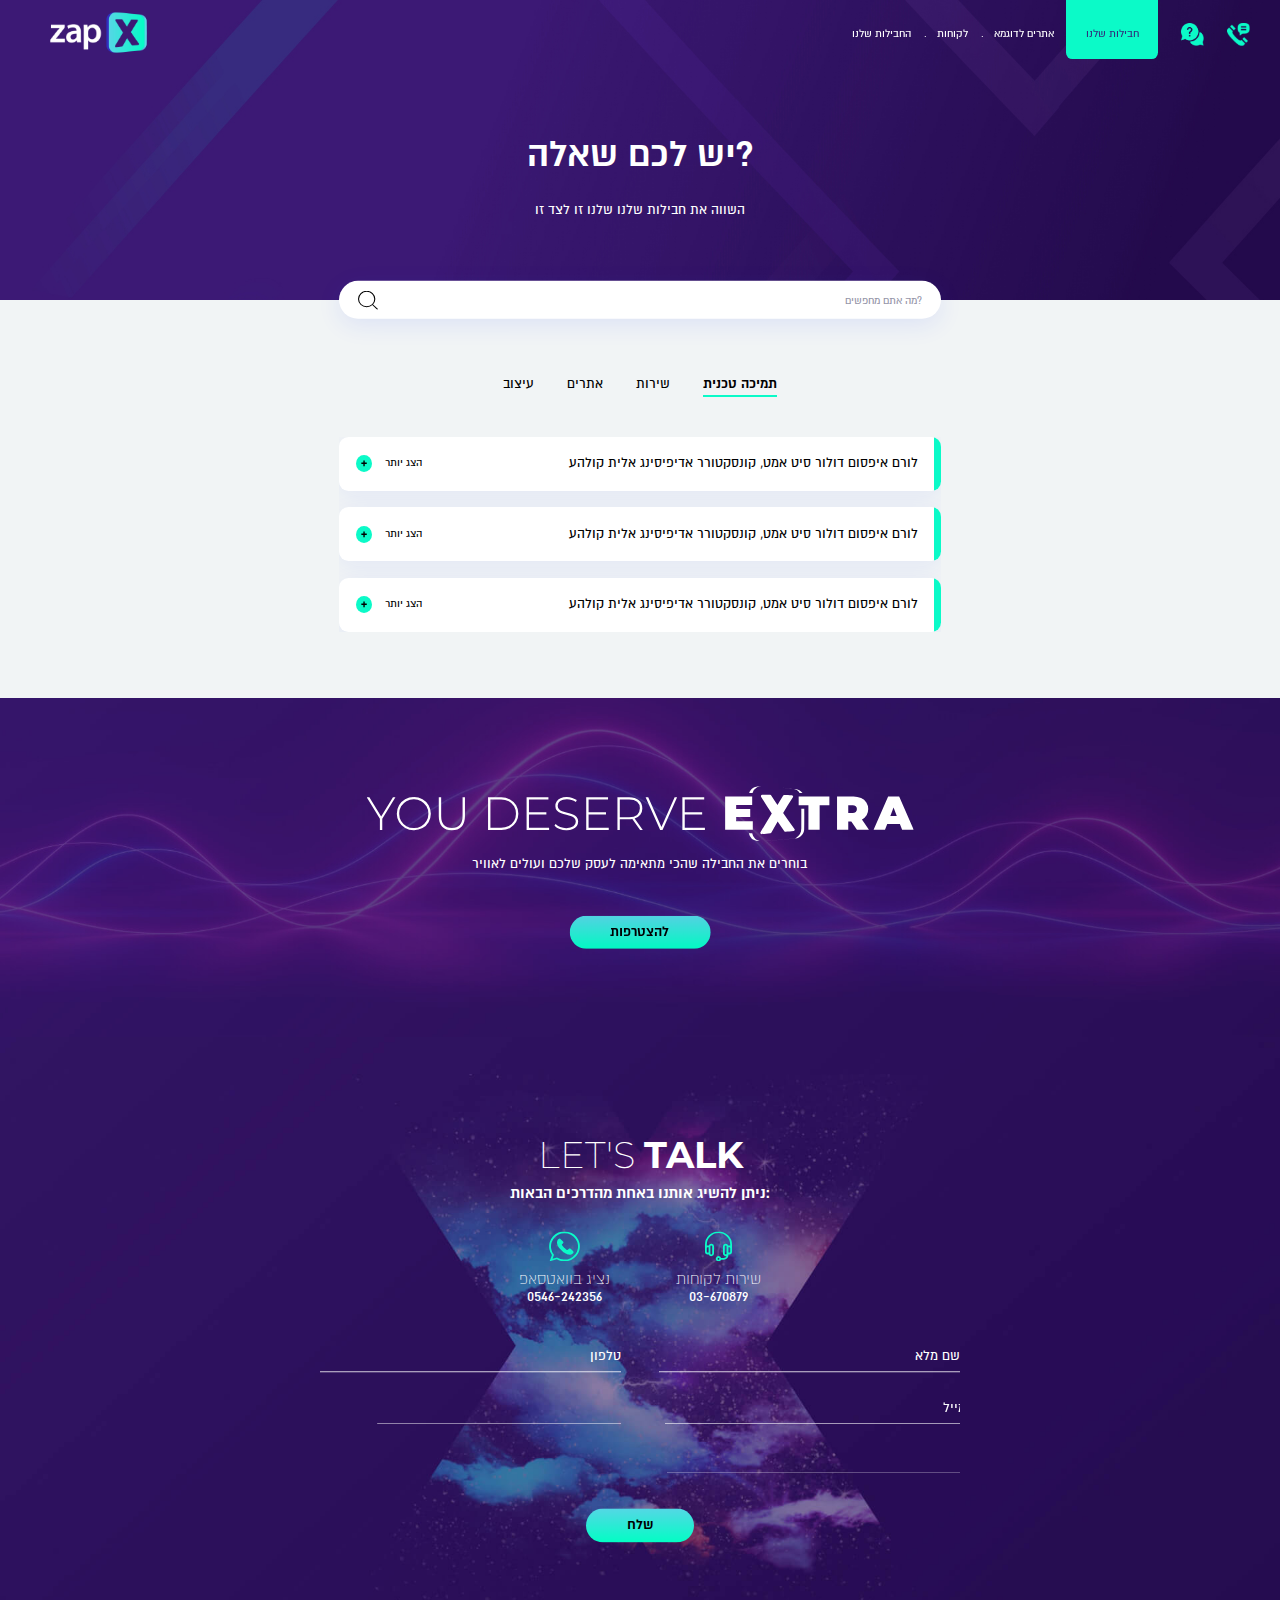
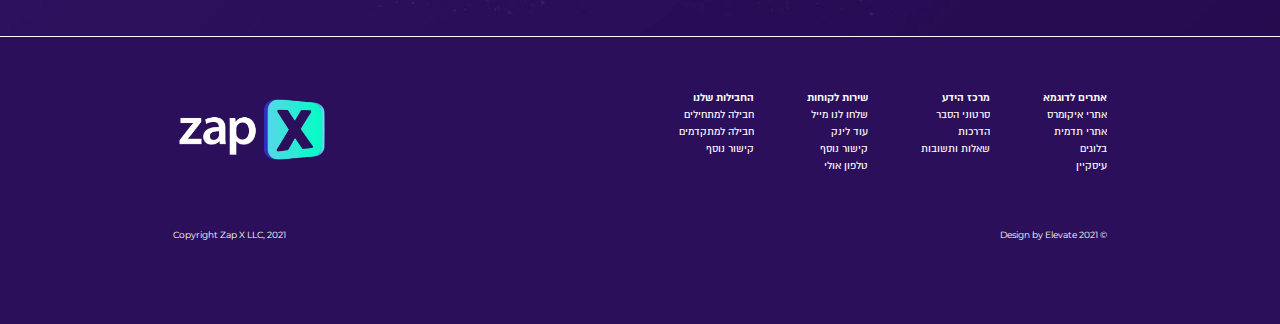
<file: faq.html>
<!DOCTYPE html>
<html lang="he-IL" dir="rtl">

<head>
  <!-- Meta -->
  <meta charset="UTF-8">
  <meta name="viewport" content="width=device-width, initial-scale=1.0">
  <meta name="description" content="Zap X">
  <title>Zap X</title>

  <!-- Font -->
  <link rel="preconnect" href="https://fonts.googleapis.com">
  <link rel="preconnect" href="https://fonts.gstatic.com" crossorigin>
  <link href="https://fonts.googleapis.com/css2?family=Montserrat:wght@300;400;700&display=swap" rel="stylesheet">

  <!-- Style (Vendor) -->
  <link rel="stylesheet" href="css/swiper-bundle.min.css">

  <!-- Style -->
  <link rel="stylesheet" href="css/elevate-framework.css">
  <link rel="stylesheet" href="css/style.css">

  <!-- Favicon -->
  <link rel="icon" href="img/favicon.png">
</head>

<body class="faq-page">

  <!-- Header -->
  <header class="header">
    <div class="container">
      <!-- Hamburger -->
      <div class="header-hamburger d-mobile">
        <a href="#">
          <img src="img/icons/hamburger-icon.png" alt="zap-x-icon">
        </a>
      </div>
      <!-- Action -->
      <div class="header-action">
        <a href="#">
          <img src="img/icons/phone-icon.png" alt="zap-x-icon">
        </a>
        <a href="#">
          <img src="img/icons/chat-icon.png" alt="zap-x-icon">
        </a>
      </div>
      <!-- Menu -->
      <div class="header-menu">
        <!-- Links -->
        <div class="header-links">
          <ul class="f-d-18 f-m-30">
            <li>
              <a href="#" class="header-btn">
                <span>
                  חבילות שלנו
                </span>
              </a>
            </li>
            <li>
              <a href="#">אתרים לדוגמא</a>
            </li>
            <li>
              <a href="#">לקוחות</a>
            </li>
            <li>
              <a href="#">החבילות שלנו</a>
            </li>
          </ul>
        </div>
      </div>
      <!-- Logo -->
      <div class="header-logo">
        <a href="#">
          <img src="img/icons/zap-x-logo-white.png" alt="zap-x-logo">
        </a>
      </div>
    </div>
  </header>

  <!-- FAQ Banner -->
  <div class="faq-banner">
    <div class="img">
      <picture>
        <source media="(min-width:1024px)" srcset="img/faq/banner.jpg">
        <img src="img/faq/banner-mobile.jpg" alt="zap-x-img">
      </picture>
    </div>
    <div class="text">
      <h1 class="f-d-60 f-m-80">?יש לכם שאלה</h1>
      <p class="f-d-22 f-m-32">השווה את חבילות שלנו שלנו זו לצד זו</p>
    </div>
  </div>

  <!-- FAQ -->
  <div class="faq">
    <div class="container">
      <div class="faq-search">
        <form>
          <input type="text" class="f-d-18 f-m-30" placeholder="?מה אתם מחפשים">
          <a href="#"><img src="img/icons/search-black.svg" alt="zap-x-img"></a>
        </form>
      </div>
      <div class="faq-body">
        <!-- Tabs -->
        <div class="tabs">
          <!-- Tab Navigation -->
          <div class="tab-navigation">
            <ul class="f-d-22 f-m-36 medium">
              <li class="tab-btn active" data-tab="#tab1">
                <a href="#">תמיכה טכנית</a>
              </li>
              <li class="tab-btn" data-tab="#tab2">
                <a href="#">שירות</a>
              </li>
              <li class="tab-btn" data-tab="#tab3">
                <a href="#">אתרים</a>
              </li>
              <li class="tab-btn" data-tab="#tab4">
                <a href="#">עיצוב</a>
              </li>
            </ul>
          </div>
          <!-- Tab Content -->
          <div class="tab-content">
            <ul>
              <li class="tab-panel active" id="tab1">
                <!-- Accordion -->
                <div class="accordion">
                  <!-- Collapsible -->
                  <div class="collapsible">
                    <!-- Toggler -->
                    <div class="collapse-toggler">
                      <p class="f-d-22 f-m-40">לורם איפסום דולור סיט אמט, קונסקטורר אדיפיסינג אלית קולהע </p>
                      <div class="simbol f-d-18 f-m-32">
                        <div class="plus">
                          <div>
                            הצג יותר
                            <img src="img/icons/plus-green.svg" alt="zap-x-img" class="d-desktop">
                            <img src="img/icons/chevron-top.svg" alt="zap-x-img" class="d-mobile">
                          </div>
                        </div>
                        <div class="minus">
                          <div>
                            הצג פחות
                            <img src="img/icons/minus-green.svg" alt="zap-x-img" class="d-desktop">
                            <img src="img/icons/chevron-bottom.svg" alt="zap-x-img" class="d-mobile">
                          </div>
                        </div>
                      </div>
                    </div>
                    <!-- Collapse -->
                    <div class="collapse">
                      <div>
                        <p class="f-d-18 f-m-30">לורם איפסום דולור סיט אמט, קונסקטורר אדיפיסינג אלית  קולורס מונפרד אדנדום סילקוף מרגשי ומרגשח הועניב היושבב שערש שמחויט - שלושע ותלברו רם איפסום ,לורם איפסום דולור סיט אמט,ם איפסום לורם איפסום דולור סיט אמט, קונסקטורר אדיפיסינג אלית  קולורס מונפרד אדנדום סילקוף מרגשי ומרגשח הועניב היושבב שערש שמחויט - שלושע ותלברו רם איפסום ,לורם איפסום דולור סיט אמט,ם איפסום לורם איפסום דולור סיט אמט, קונסקטורר אדיפיסינג אלית  קולורס מונפרד אדנדום סילקוף מרגשי ומרגשח הועניב היושבב שערש שמחויט - שלושע ותלברו רם איפסום ,לורם איפסום דולור סיט אמט,ם איפסום</p>
                      </div>
                    </div>
                  </div>
                  <!-- Collapsible -->
                  <div class="collapsible">
                    <!-- Toggler -->
                    <div class="collapse-toggler">
                      <p class="f-d-22 f-m-40">לורם איפסום דולור סיט אמט, קונסקטורר אדיפיסינג אלית קולהע </p>
                      <div class="simbol f-d-18 f-m-32">
                        <div class="plus">
                          <div>
                            הצג יותר
                            <img src="img/icons/plus-green.svg" alt="zap-x-img" class="d-desktop">
                            <img src="img/icons/chevron-top.svg" alt="zap-x-img" class="d-mobile">
                          </div>
                        </div>
                        <div class="minus">
                          <div>
                            הצג פחות
                            <img src="img/icons/minus-green.svg" alt="zap-x-img" class="d-desktop">
                            <img src="img/icons/chevron-bottom.svg" alt="zap-x-img" class="d-mobile">
                          </div>
                        </div>
                      </div>
                    </div>
                    <!-- Collapse -->
                    <div class="collapse">
                      <div>
                        <p class="f-d-18 f-m-30">לורם איפסום דולור סיט אמט, קונסקטורר אדיפיסינג אלית  קולורס מונפרד אדנדום סילקוף מרגשי ומרגשח הועניב היושבב שערש שמחויט - שלושע ותלברו רם איפסום ,לורם איפסום דולור סיט אמט,ם איפסום לורם איפסום דולור סיט אמט, קונסקטורר אדיפיסינג אלית  קולורס מונפרד אדנדום סילקוף מרגשי ומרגשח הועניב היושבב שערש שמחויט - שלושע ותלברו רם איפסום ,לורם איפסום דולור סיט אמט,ם איפסום לורם איפסום דולור סיט אמט, קונסקטורר אדיפיסינג אלית  קולורס מונפרד אדנדום סילקוף מרגשי ומרגשח הועניב היושבב שערש שמחויט - שלושע ותלברו רם איפסום ,לורם איפסום דולור סיט אמט,ם איפסום</p>
                      </div>
                    </div>
                  </div>
                  <!-- Collapsible -->
                  <div class="collapsible">
                    <!-- Toggler -->
                    <div class="collapse-toggler">
                      <p class="f-d-22 f-m-40">לורם איפסום דולור סיט אמט, קונסקטורר אדיפיסינג אלית קולהע </p>
                      <div class="simbol f-d-18 f-m-32">
                        <div class="plus">
                          <div>
                            הצג יותר
                            <img src="img/icons/plus-green.svg" alt="zap-x-img" class="d-desktop">
                            <img src="img/icons/chevron-top.svg" alt="zap-x-img" class="d-mobile">
                          </div>
                        </div>
                        <div class="minus">
                          <div>
                            הצג פחות
                            <img src="img/icons/minus-green.svg" alt="zap-x-img" class="d-desktop">
                            <img src="img/icons/chevron-bottom.svg" alt="zap-x-img" class="d-mobile">
                          </div>
                        </div>
                      </div>
                    </div>
                    <!-- Collapse -->
                    <div class="collapse">
                      <div>
                        <p class="f-d-18 f-m-30">לורם איפסום דולור סיט אמט, קונסקטורר אדיפיסינג אלית  קולורס מונפרד אדנדום סילקוף מרגשי ומרגשח הועניב היושבב שערש שמחויט - שלושע ותלברו רם איפסום ,לורם איפסום דולור סיט אמט,ם איפסום לורם איפסום דולור סיט אמט, קונסקטורר אדיפיסינג אלית  קולורס מונפרד אדנדום סילקוף מרגשי ומרגשח הועניב היושבב שערש שמחויט - שלושע ותלברו רם איפסום ,לורם איפסום דולור סיט אמט,ם איפסום לורם איפסום דולור סיט אמט, קונסקטורר אדיפיסינג אלית  קולורס מונפרד אדנדום סילקוף מרגשי ומרגשח הועניב היושבב שערש שמחויט - שלושע ותלברו רם איפסום ,לורם איפסום דולור סיט אמט,ם איפסום</p>
                      </div>
                    </div>
                  </div>
                </div>
              </li>
              <li class="tab-panel" id="tab2">
                <!-- Accordion -->
                <div class="accordion">
                  <!-- Collapsible -->
                  <div class="collapsible">
                    <!-- Toggler -->
                    <div class="collapse-toggler">
                      <p class="f-d-22 f-m-40">לורם איפסום דולור סיט אמט, קונסקטורר אדיפיסינג אלית קולהע </p>
                      <div class="simbol f-d-18 f-m-32">
                        <div class="plus">
                          <div>
                            הצג יותר
                            <img src="img/icons/plus-green.svg" alt="zap-x-img" class="d-desktop">
                            <img src="img/icons/chevron-top.svg" alt="zap-x-img" class="d-mobile">
                          </div>
                        </div>
                        <div class="minus">
                          <div>
                            הצג פחות
                            <img src="img/icons/minus-green.svg" alt="zap-x-img" class="d-desktop">
                            <img src="img/icons/chevron-bottom.svg" alt="zap-x-img" class="d-mobile">
                          </div>
                        </div>
                      </div>
                    </div>
                    <!-- Collapse -->
                    <div class="collapse">
                      <div>
                        <p class="f-d-18 f-m-30">לורם איפסום דולור סיט אמט, קונסקטורר אדיפיסינג אלית  קולורס מונפרד אדנדום סילקוף מרגשי ומרגשח הועניב היושבב שערש שמחויט - שלושע ותלברו רם איפסום ,לורם איפסום דולור סיט אמט,ם איפסום לורם איפסום דולור סיט אמט, קונסקטורר אדיפיסינג אלית  קולורס מונפרד אדנדום סילקוף מרגשי ומרגשח הועניב היושבב שערש שמחויט - שלושע ותלברו רם איפסום ,לורם איפסום דולור סיט אמט,ם איפסום לורם איפסום דולור סיט אמט, קונסקטורר אדיפיסינג אלית  קולורס מונפרד אדנדום סילקוף מרגשי ומרגשח הועניב היושבב שערש שמחויט - שלושע ותלברו רם איפסום ,לורם איפסום דולור סיט אמט,ם איפסום</p>
                      </div>
                    </div>
                  </div>
                </div>
              </li>
              <li class="tab-panel" id="tab3">
                <!-- Accordion -->
                <div class="accordion">
                  <!-- Collapsible -->
                  <div class="collapsible">
                    <!-- Toggler -->
                    <div class="collapse-toggler">
                      <p class="f-d-22 f-m-40">לורם איפסום דולור סיט אמט, קונסקטורר אדיפיסינג אלית קולהע </p>
                      <div class="simbol f-d-18 f-m-32">
                        <div class="plus">
                          <div>
                            הצג יותר
                            <img src="img/icons/plus-green.svg" alt="zap-x-img" class="d-desktop">
                            <img src="img/icons/chevron-top.svg" alt="zap-x-img" class="d-mobile">
                          </div>
                        </div>
                        <div class="minus">
                          <div>
                            הצג פחות
                            <img src="img/icons/minus-green.svg" alt="zap-x-img" class="d-desktop">
                            <img src="img/icons/chevron-bottom.svg" alt="zap-x-img" class="d-mobile">
                          </div>
                        </div>
                      </div>
                    </div>
                    <!-- Collapse -->
                    <div class="collapse">
                      <div>
                        <p class="f-d-18 f-m-30">לורם איפסום דולור סיט אמט, קונסקטורר אדיפיסינג אלית  קולורס מונפרד אדנדום סילקוף מרגשי ומרגשח הועניב היושבב שערש שמחויט - שלושע ותלברו רם איפסום ,לורם איפסום דולור סיט אמט,ם איפסום לורם איפסום דולור סיט אמט, קונסקטורר אדיפיסינג אלית  קולורס מונפרד אדנדום סילקוף מרגשי ומרגשח הועניב היושבב שערש שמחויט - שלושע ותלברו רם איפסום ,לורם איפסום דולור סיט אמט,ם איפסום לורם איפסום דולור סיט אמט, קונסקטורר אדיפיסינג אלית  קולורס מונפרד אדנדום סילקוף מרגשי ומרגשח הועניב היושבב שערש שמחויט - שלושע ותלברו רם איפסום ,לורם איפסום דולור סיט אמט,ם איפסום</p>
                      </div>
                    </div>
                  </div>
                </div>
              </li>
              <li class="tab-panel" id="tab4">
                <!-- Accordion -->
                <div class="accordion">
                  <!-- Collapsible -->
                  <div class="collapsible">
                    <!-- Toggler -->
                    <div class="collapse-toggler">
                      <p class="f-d-22 f-m-40">לורם איפסום דולור סיט אמט, קונסקטורר אדיפיסינג אלית קולהע </p>
                      <div class="simbol f-d-18 f-m-32">
                        <div class="plus">
                          <div>
                            הצג יותר
                            <img src="img/icons/plus-green.svg" alt="zap-x-img" class="d-desktop">
                            <img src="img/icons/chevron-top.svg" alt="zap-x-img" class="d-mobile">
                          </div>
                        </div>
                        <div class="minus">
                          <div>
                            הצג פחות
                            <img src="img/icons/minus-green.svg" alt="zap-x-img" class="d-desktop">
                            <img src="img/icons/chevron-bottom.svg" alt="zap-x-img" class="d-mobile">
                          </div>
                        </div>
                      </div>
                    </div>
                    <!-- Collapse -->
                    <div class="collapse">
                      <div>
                        <p class="f-d-18 f-m-30">לורם איפסום דולור סיט אמט, קונסקטורר אדיפיסינג אלית  קולורס מונפרד אדנדום סילקוף מרגשי ומרגשח הועניב היושבב שערש שמחויט - שלושע ותלברו רם איפסום ,לורם איפסום דולור סיט אמט,ם איפסום לורם איפסום דולור סיט אמט, קונסקטורר אדיפיסינג אלית  קולורס מונפרד אדנדום סילקוף מרגשי ומרגשח הועניב היושבב שערש שמחויט - שלושע ותלברו רם איפסום ,לורם איפסום דולור סיט אמט,ם איפסום לורם איפסום דולור סיט אמט, קונסקטורר אדיפיסינג אלית  קולורס מונפרד אדנדום סילקוף מרגשי ומרגשח הועניב היושבב שערש שמחויט - שלושע ותלברו רם איפסום ,לורם איפסום דולור סיט אמט,ם איפסום</p>
                      </div>
                    </div>
                  </div>
                </div>
              </li>
            </ul>
          </div>
        </div>
      </div>
    </div>
  </div>

  <!-- Action -->
  <div class="home-action">
    <div class="container">
      <img src="img/global/you-deserve-extra-2.svg" alt="zap-x-img">
      <p class="f-d-22 f-m-32">בוחרים את החבילה שהכי מתאימה לעסק שלכם ועולים לאוויר</p>
      <div>
        <a href="#" class="btn btn-primary">להצטרפות</a>
      </div>
    </div>
    <!-- Bg -->
    <div class="bg">
      <picture>
        <source media="(min-width:1024px)" srcset="img/home/action-bg.jpg">
        <img src="img/home/action-bg-mobile.jpg" alt="zap-x-img">
      </picture>
    </div>
  </div>

  <!-- Contact -->
  <div class="home-contact">
    <div class="container">
      <h2 class="f-d-55 f-m-75 f-mont light">
        LET'S
        <span class="bold">TALK</span>
      </h2>
      <p class="f-d-25 f-m-32 bold">:ניתן להשיג אותנו באחת מהדרכים הבאות</p>
      <ul>
        <!-- Item -->
        <li>
          <img src="img/icons/headphones.svg" alt="zap-x-icon">
          <p class="f-d-25 f-m-32">
            <span class="light">שירות לקוחות</span>
            <br>
            03-670879
          </p>
        </li>
        <!-- Item -->
        <li>
          <img src="img/icons/whatsapp.svg" alt="zap-x-icon">
          <p class="f-d-25 f-m-32">
            <span class="light">נציג בוואטסאפ</span>
            <br>
            0546-242356
          </p>
        </li>
      </ul>
      <form>
        <div class="row">
          <div class="col">
            <input type="text" class="f-d-22 f-m-32" placeholder="שם מלא">
          </div>
          <div class="col">
            <input type="text" class="f-d-22 f-m-32" placeholder="טלפון">
          </div>
        </div>
        <div class="row">
          <div class="col">
            <input type="text" class="f-d-22 f-m-32" placeholder="מייל">
          </div>
          <div class="col">
            <input type="text" class="f-d-22 f-m-32" placeholder="שם חברה">
          </div>
        </div>
        <div class="row">
          <input type="text" class="f-d-22 f-m-32" placeholder="פרטי הפנייה">
        </div>
      </form>
      <div class="text-center">
        <a href="#" class="btn btn-primary">שלח</a>
      </div>
    </div>
    <!-- Bg -->
    <div class="bg">
      <picture>
        <source media="(min-width:1024px)" srcset="img/home/contact-bg.jpg">
        <img src="img/home/contact-bg-mobile.jpg" alt="zap-x-img">
      </picture>
    </div>
  </div>

  <!-- Footer -->
  <footer class="footer">
    <div class="container">
      <!-- Top -->
      <div class="top">
        <!-- Links -->
        <div class="footer-links">
          <!-- Accordion -->
          <div class="accordion">
            <!-- Collapsible -->
            <div class="collapsible">
              <!-- Toggler -->
              <div class="collapse-toggler f-d-18 f-m-32 bold">
                אתרים לדוגמא
                <div class="simbol d-mobile text-green f-m-60">
                  <div class="plus">+</div>
                  <div class="minus">-</div>
                </div>
              </div>
              <!-- Collapse -->
              <div class="collapse">
                <div>
                  <ul class="f-d-18 f-m-32">
                    <!-- Item -->
                    <li>
                      <a href="#">
                        אתרי איקומרס
                      </a>
                    </li>
                    <!-- Item -->
                    <li>
                      <a href="#">
                        אתרי תדמית
                      </a>
                    </li>
                    <!-- Item -->
                    <li>
                      <a href="#">
                        בלוגים
                      </a>
                    </li>
                    <!-- Item -->
                    <li>
                      <a href="#">
                        עיסקיין
                      </a>
                    </li>
                  </ul>
                </div>
              </div>
            </div>
            <!-- Collapsible -->
            <div class="collapsible">
              <!-- Toggler -->
              <div class="collapse-toggler f-d-18 f-m-32 bold">
                מרכז הידע
                <div class="simbol d-mobile text-green f-m-60">
                  <div class="plus">+</div>
                  <div class="minus">-</div>
                </div>
              </div>
              <!-- Collapse -->
              <div class="collapse">
                <div>
                  <ul class="f-d-18 f-m-32">
                    <!-- Item -->
                    <li>
                      <a href="#">
                        סרטוני הסבר
                      </a>
                    </li>
                    <!-- Item -->
                    <li>
                      <a href="#">
                        הדרכות
                      </a>
                    </li>
                    <!-- Item -->
                    <li>
                      <a href="#">
                        שאלות ותשובות
                      </a>
                    </li>
                  </ul>
                </div>
              </div>
            </div>
            <!-- Collapsible -->
            <div class="collapsible">
              <!-- Toggler -->
              <div class="collapse-toggler f-d-18 f-m-32 bold">
                שירות לקוחות
                <div class="simbol d-mobile text-green f-m-60">
                  <div class="plus">+</div>
                  <div class="minus">-</div>
                </div>
              </div>
              <!-- Collapse -->
              <div class="collapse">
                <div>
                  <ul class="f-d-18 f-m-32">
                    <!-- Item -->
                    <li>
                      <a href="#">
                        שלחו לנו מייל
                      </a>
                    </li>
                    <!-- Item -->
                    <li>
                      <a href="#">
                        עוד לינק
                      </a>
                    </li>
                    <!-- Item -->
                    <li>
                      <a href="#">
                        קישור נוסף
                      </a>
                    </li>
                    <!-- Item -->
                    <li>
                      <a href="#">
                        טלפון אולי
                      </a>
                    </li>
                  </ul>
                </div>
              </div>
            </div>
            <!-- Collapsible -->
            <div class="collapsible">
              <!-- Toggler -->
              <div class="collapse-toggler f-d-18 f-m-32 bold">
                החבילות שלנו
                <div class="simbol d-mobile text-green f-m-60">
                  <div class="plus">+</div>
                  <div class="minus">-</div>
                </div>
              </div>
              <!-- Collapse -->
              <div class="collapse">
                <div>
                  <ul class="f-d-18 f-m-32">
                    <!-- Item -->
                    <li>
                      <a href="#">
                        חבילה למתחילים
                      </a>
                    </li>
                    <!-- Item -->
                    <li>
                      <a href="#">
                        חבילה למתקדמים
                      </a>
                    </li>
                    <!-- Item -->
                    <li>
                      <a href="#">
                        קישור נוסף
                      </a>
                    </li>
                  </ul>
                </div>
              </div>
            </div>
          </div>
        </div>
        <!-- Logo -->
        <div class="footer-logo">
          <a href="#">
            <img src="img/icons/zap-x-logo-white.png" alt="zap-x-logo">
          </a>
        </div>
      </div>
      <!-- Bottom -->
      <div class="bottom f-d-14 f-m-24 f-mont">
        <p>© 2021 Design by Elevate</p>
        <p>Copyright Zap X LLC, 2021</p>
      </div>
    </div>
  </footer>

  <!-- Script (Vendor) -->
  <script src="js/ScrollTrigger.min.js"></script>
  <script src="js/gsap.min.js"></script>
  <script src="js/swiper-bundle.min.js"></script>

  <!-- Script -->
  <script src="js/elevate-framework.js"></script>
  <script src="js/app.js"></script>

</body>

</html>
</file>
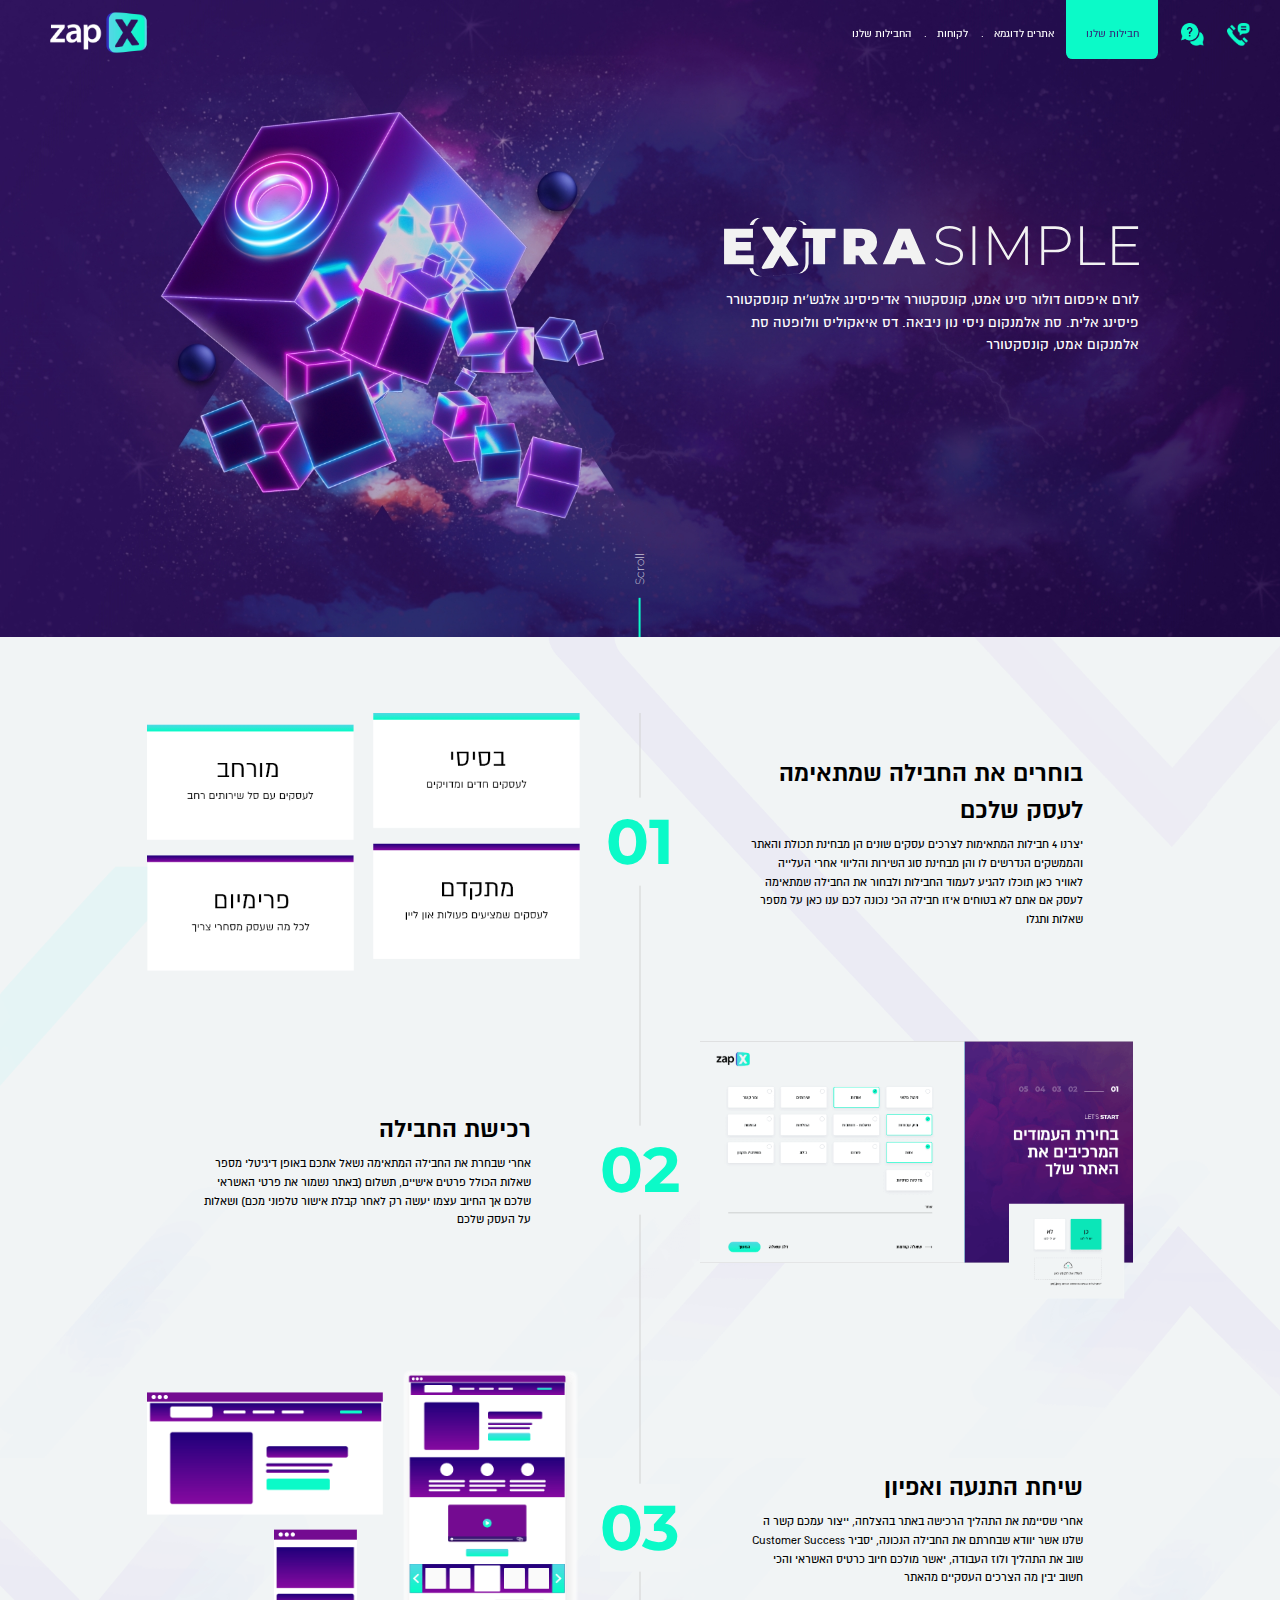
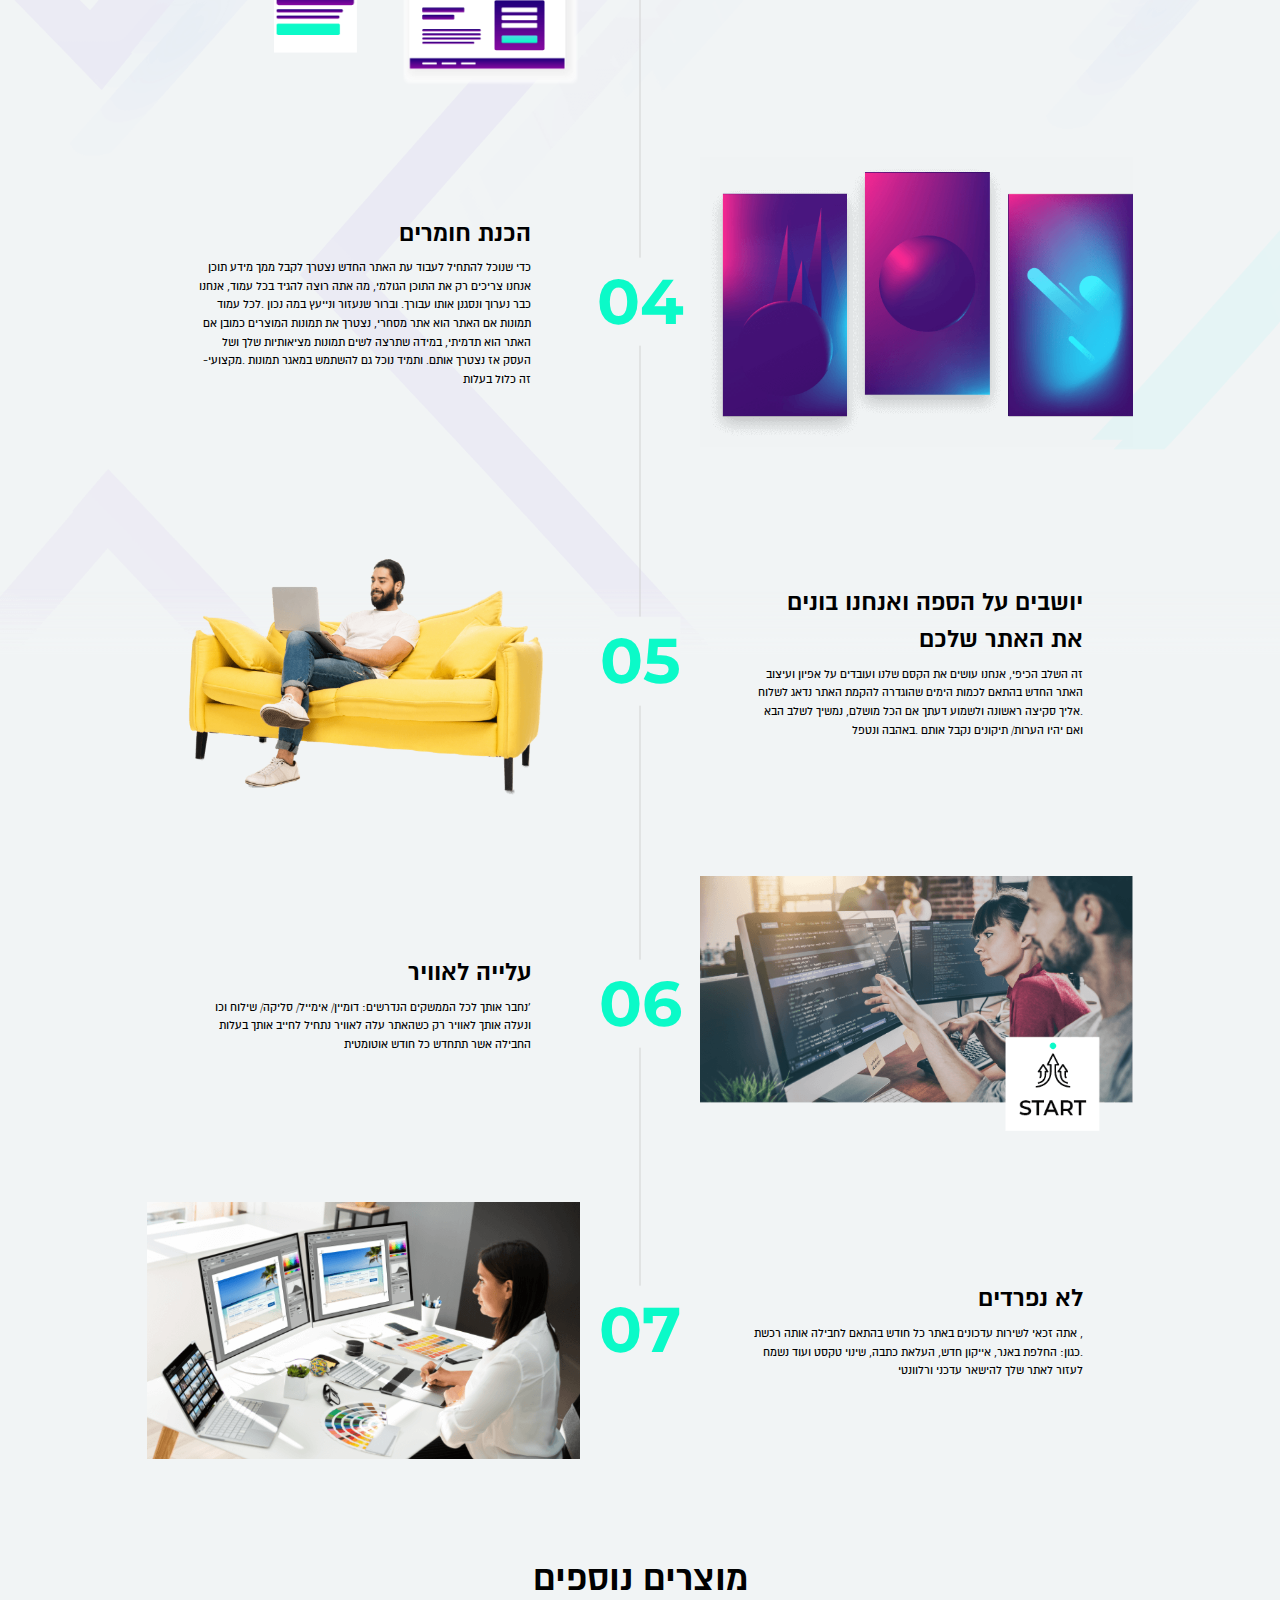
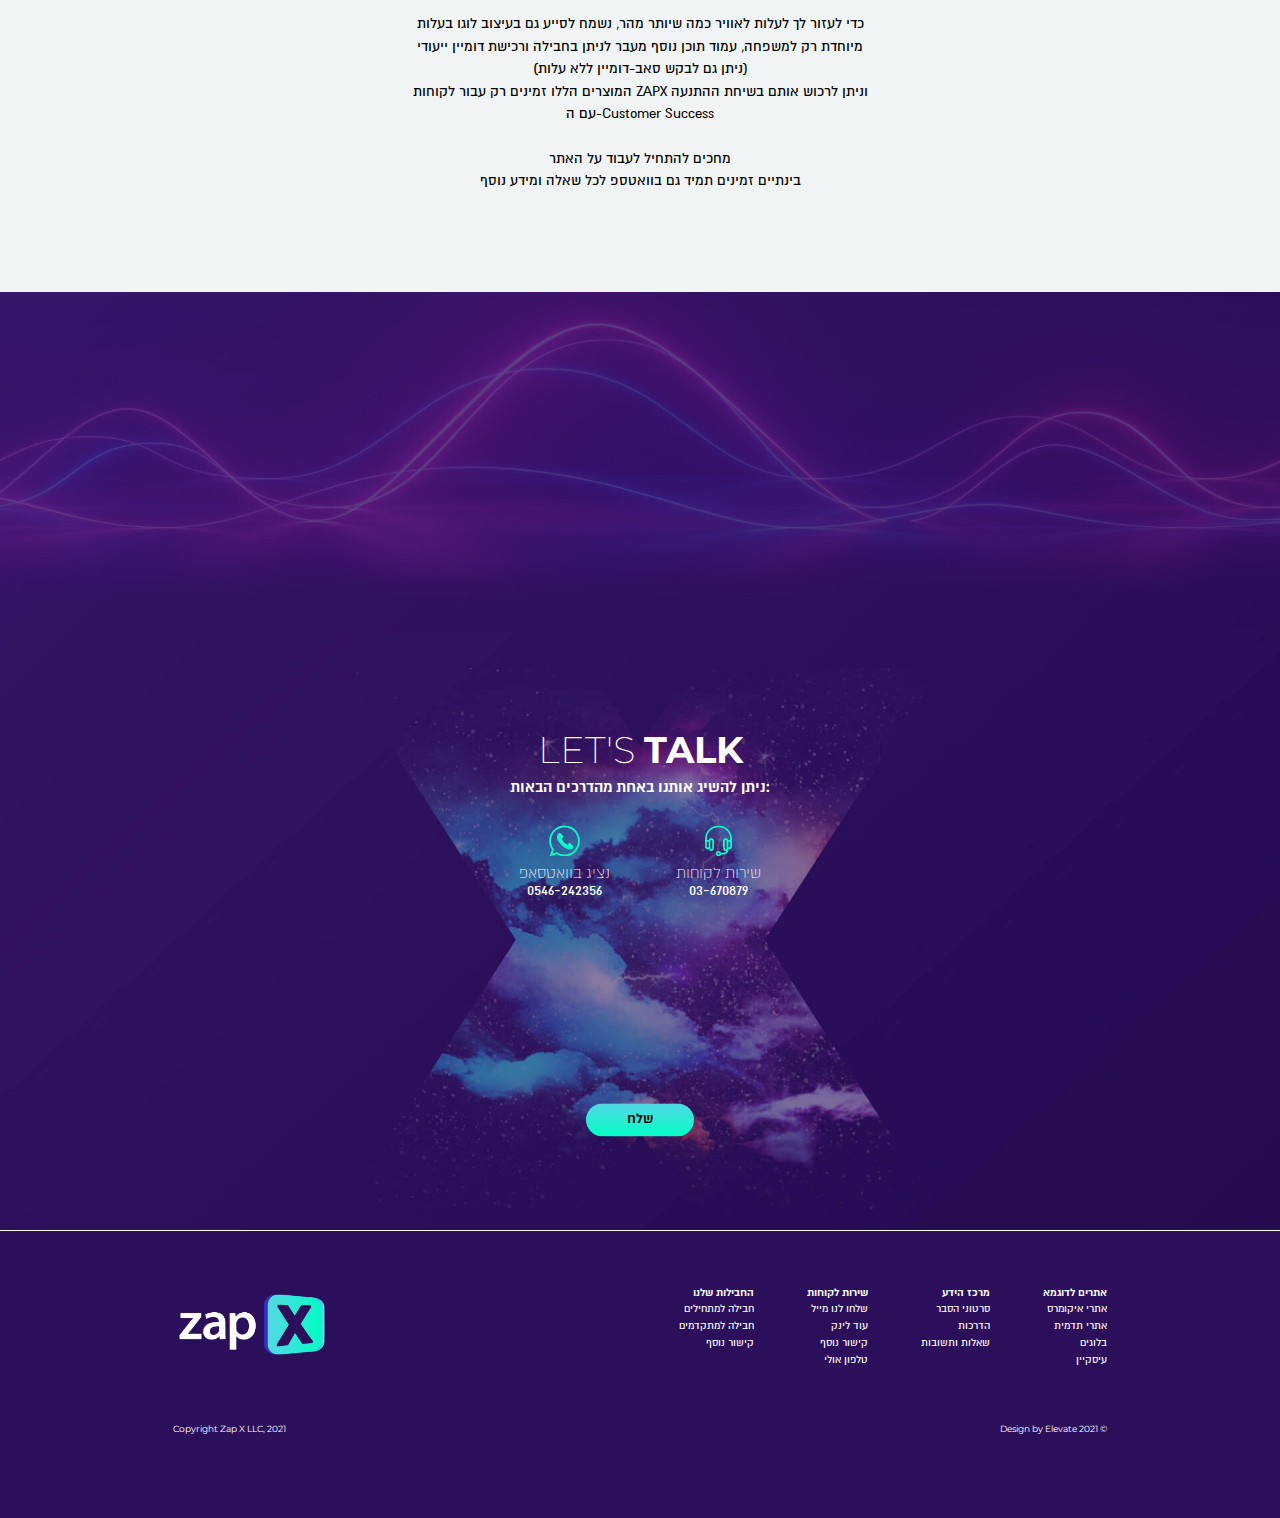
<file: how-it-works.html>
<!DOCTYPE html>
<html lang="he-IL" dir="rtl">

<head>
  <!-- Meta -->
  <meta charset="UTF-8">
  <meta name="viewport" content="width=device-width, initial-scale=1.0">
  <meta name="description" content="Zap X">
  <title>Zap X</title>

  <!-- Font -->
  <link rel="preconnect" href="https://fonts.googleapis.com">
  <link rel="preconnect" href="https://fonts.gstatic.com" crossorigin>
  <link href="https://fonts.googleapis.com/css2?family=Montserrat:wght@300;400;700&display=swap" rel="stylesheet">

  <!-- Style (Vendor) -->
  <link rel="stylesheet" href="css/swiper-bundle.min.css">

  <!-- Style -->
  <link rel="stylesheet" href="css/elevate-framework.css">
  <link rel="stylesheet" href="css/style.css">

  <!-- Favicon -->
  <link rel="icon" href="img/favicon.png">
</head>

<body class="how-it-works-page">

  <!-- Header -->
  <header class="header">
    <div class="container">
      <!-- Hamburger -->
      <div class="header-hamburger d-mobile">
        <a href="#">
          <img src="img/icons/hamburger-icon.png" alt="zap-x-icon">
        </a>
      </div>
      <!-- Action -->
      <div class="header-action">
        <a href="#">
          <img src="img/icons/phone-icon.png" alt="zap-x-icon">
        </a>
        <a href="#">
          <img src="img/icons/chat-icon.png" alt="zap-x-icon">
        </a>
      </div>
      <!-- Menu -->
      <div class="header-menu">
        <!-- Links -->
        <div class="header-links">
          <ul class="f-d-18 f-m-30">
            <li>
              <a href="#" class="header-btn">
                <span>
                  חבילות שלנו
                </span>
              </a>
            </li>
            <li>
              <a href="#">אתרים לדוגמא</a>
            </li>
            <li>
              <a href="#">לקוחות</a>
            </li>
            <li>
              <a href="#">החבילות שלנו</a>
            </li>
          </ul>
        </div>
      </div>
      <!-- Logo -->
      <div class="header-logo">
        <a href="#">
          <img src="img/icons/zap-x-logo-white.png" alt="zap-x-logo">
        </a>
      </div>
    </div>
  </header>

  <!-- Banner -->
  <div class="banner how-it-works-banner">
    <div class="container">
      <!-- Text -->
      <div class="text">
        <picture>
          <source media="(min-width:1024px)" srcset="img/global/extra-simple.svg">
          <img src="img/global/extra-simple-mobile.svg" alt="zap-x-img">
        </picture>
        <p class="f-d-24 f-m-32"> לורם איפסום דולור סיט אמט, קונסקטורר אדיפיסינג אלגש'ית קונסקטורר פיסינג אלית. סת אלמנקום ניסי נון ניבאה. דס איאקוליס וולופטה סת אלמנקום אמט, קונסקטורר  </p>
      </div>
    </div>
    <!-- Bg -->
    <div class="bg">
      <picture>
        <source media="(min-width:1024px)" srcset="img/how-it-works/banner.jpg">
        <img src="img/capabilities/banner-mobile.jpg" alt="zap-x-img">
      </picture>
    </div>
    <!-- Scroll -->
    <div class="scroll">
      <p class="f-d-18 f-m-26 light f-mont">Scroll</p>
      <div class="line"></div>
    </div>
  </div>

  <!-- Media Boxes -->
  <div class="media-boxes">
    <div class="container">
      <!-- Media Box -->
      <div class="media-box">
        <div class="num">
          <h3 class="f-d-95 f-m-120 f-mont text-green">01</h3>
        </div>
        <div class="text">
          <h2 class="f-d-40 f-m-50">בוחרים את החבילה שמתאימה
            לעסק שלכם</h2>
          <p class="f-d-20 f-m-32">יצרנו 4 חבילות המתאימות לצרכים עסקים שונים הן מבחינת תכולת והאתר 
            והממשקים הנדרשים לו והן מבחינת סוג השירות והליווי אחרי העלייה לאוויר 
            כאן תוכלו להגיע לעמוד החבילות ולבחור את החבילה שמתאימה לעסק 
            אם אתם לא בטוחים איזו חבילה הכי נכונה לכם ענו כאן על מספר שאלות 
            ותגלו </p>
        </div>
        <div class="img">
          <img src="img/how-it-works/media-1.png" alt="zap-x-img">
        </div>
      </div>
      <!-- Media Box -->
      <div class="media-box">
        <div class="num">
          <h3 class="f-d-95 f-m-120 f-mont text-green">02</h3>
        </div>
        <div class="text">
          <h2 class="f-d-40 f-m-50">רכישת החבילה</h2>
          <p class="f-d-20 f-m-32">אחרי שבחרת את החבילה המתאימה נשאל אתכם באופן דיגיטלי מספר 
            שאלות הכולל פרטים אישיים, תשלום (באתר נשמור את פרטי האשראי 
            שלכם אך החיוב עצמו יעשה רק לאחר קבלת אישור טלפוני מכם) ושאלות 
            על העסק שלכם </p>
        </div>
        <div class="img">
          <img src="img/how-it-works/media-2.png" alt="zap-x-img">
        </div>
      </div>
      <!-- Media Box -->
      <div class="media-box">
        <div class="num">
          <h3 class="f-d-95 f-m-120 f-mont text-green">03</h3>
        </div>
        <div class="text">
          <h2 class="f-d-40 f-m-50">שיחת התנעה ואפיון</h2>
          <p class="f-d-20 f-m-32"> אחרי שסיימת את התהליך הרכישה באתר בהצלחה, ייצור עמכם קשר ה
            שלנו אשר יוודא שבחרתם את החבילה הנכונה, יסביר Customer Success
            שוב את התהליך ולוז העבודה, יאשר מולכם חיוב כרטיס האשראי  והכי
           חשוב יבין מה הצרכים העסקיים מהאתר</p>
        </div>
        <div class="img">
          <img src="img/how-it-works/media-3.png" alt="zap-x-img">
        </div>
      </div>
      <!-- Media Box -->
      <div class="media-box">
        <div class="num">
          <h3 class="f-d-95 f-m-120 f-mont text-green">04</h3>
        </div>
        <div class="text">
          <h2 class="f-d-40 f-m-50">הכנת חומרים</h2>
          <p class="f-d-20 f-m-32">כדי שנוכל להתחיל לעבוד עת האתר החדש נצטרך לקבל ממך מידע תוכן אנחנו צריכים רק את התוכן הגולמי, מה אתה רוצה להגיד בכל עמוד, אנחנו כבר נערוך ונסגנן אותו עבורך. וברור שנעזור ונייעץ במה נכון
            .לכל עמוד תמונות  אם האתר הוא אתר מסחרי, נצטרך את תמונות המוצרים כמובן
            אם האתר הוא תדמיתי, במידה שתרצה לשים תמונות מציאותיות שלך
            ושל העסק אז נצטרך אותם. ותמיד נוכל גם להשתמש במאגר תמונות
           .מקצועי- זה כלול בעלות</p>
        </div>
        <div class="img">
          <img src="img/how-it-works/media-4.png" alt="zap-x-img">
        </div>
      </div>
      <!-- Media Box -->
      <div class="media-box">
        <div class="num">
          <h3 class="f-d-95 f-m-120 f-mont text-green">05</h3>
        </div>
        <div class="text">
          <h2 class="f-d-40 f-m-50">יושבים על הספה ואנחנו בונים
            את האתר שלכם</h2>
          <p class="f-d-20 f-m-32"> זה השלב הכיפי, אנחנו עושים את הקסם שלנו ועובדים על אפיון ועיצוב
            האתר החדש בהתאם לכמות הימים שהוגדרה להקמת האתר נדאג לשלוח
           .אליך סקיצה ראשונה ולשמוע דעתך
            אם הכל מושלם, נמשיך לשלב הבא ואם יהיו הערות/ תיקונים נקבל אותם
           .באהבה ונטפל</p>
        </div>
        <div class="img">
          <img src="img/how-it-works/media-5.png" alt="zap-x-img">
        </div>
      </div>
      <!-- Media Box -->
      <div class="media-box">
        <div class="num">
          <h3 class="f-d-95 f-m-120 f-mont text-green">06</h3>
        </div>
        <div class="text">
          <h2 class="f-d-40 f-m-50">עלייה לאוויר</h2>
          <p class="f-d-20 f-m-32">'נחבר אותך לכל הממשקים הנדרשים: דומיין/ אימייל/ סליקה/ שילוח וכו
            ונעלה אותך לאוויר
            רק כשהאתר עלה לאוויר נתחיל לחייב אותך בעלות החבילה אשר תתחדש
           כל חודש אוטומטית</p>
        </div>
        <div class="img">
          <img src="img/how-it-works/media-6.png" alt="zap-x-img">
        </div>
      </div>
      <!-- Media Box -->
      <div class="media-box">
        <div class="num">
          <h3 class="f-d-95 f-m-120 f-mont text-green">07</h3>
        </div>
        <div class="text">
          <h2 class="f-d-40 f-m-50">לא נפרדים</h2>
          <p class="f-d-20 f-m-32">, אתה זכאי לשירות עדכונים באתר כל חודש בהתאם לחבילה אותה רכשת
            .כגון: החלפת באנר, אייקון חדש, העלאת כתבה, שינוי טקסט ועוד
            נשמח לעזור לאתר שלך להישאר עדכני ורלוונטי</p>
        </div>
        <div class="img">
          <img src="img/how-it-works/media-7.png" alt="zap-x-img">
        </div>
      </div>
    </div>
  </div>

  <!-- How It Works Text -->
  <div class="how-it-works-text">
    <div class="container">
      <h2 class="f-d-60 f-m-65">מוצרים נוספים</h2>
      <p class="f-d-24 f-m-32"> כדי לעזור לך לעלות לאוויר כמה שיותר מהר, נשמח לסייע גם בעיצוב לוגו בעלות
        מיוחדת רק למשפחה, עמוד תוכן נוסף מעבר לניתן בחבילה ורכישת דומיין ייעודי
        <br>(ניתן גם לבקש סאב-דומיין ללא עלות)
        <br>וניתן לרכוש אותם בשיחת ההתנעה ZAPX המוצרים הללו זמינים רק עבור לקוחות
        <br> Customer Success-עם ה<br><br></p>
      <p class="f-d-24 f-m-32">מחכים להתחיל לעבוד על האתר 
        <br>בינתיים זמינים תמיד גם בוואטספ לכל שאלה ומידע נוסף</p>
    </div>
  </div>

  <!-- Action -->
  <div class="home-action">
    <div class="container">
      <img src="img/global/you-deserve-extra-2.svg" alt="zap-x-img">
      <p class="f-d-22 f-m-32">בוחרים את החבילה שהכי מתאימה לעסק שלכם ועולים לאוויר</p>
      <div>
        <a href="#" class="btn btn-primary">להצטרפות</a>
      </div>
    </div>
    <!-- Bg -->
    <div class="bg">
      <picture>
        <source media="(min-width:1024px)" srcset="img/home/action-bg.jpg">
        <img src="img/home/action-bg-mobile.jpg" alt="zap-x-img">
      </picture>
    </div>
  </div>

  <!-- Contact -->
  <div class="home-contact">
    <div class="container">
      <h2 class="f-d-55 f-m-75 f-mont light">
        LET'S
        <span class="bold">TALK</span>
      </h2>
      <p class="f-d-25 f-m-32 bold">:ניתן להשיג אותנו באחת מהדרכים הבאות</p>
      <ul>
        <!-- Item -->
        <li>
          <img src="img/icons/headphones.svg" alt="zap-x-icon">
          <p class="f-d-25 f-m-32">
            <span class="light">שירות לקוחות</span>
            <br>
            03-670879
          </p>
        </li>
        <!-- Item -->
        <li>
          <img src="img/icons/whatsapp.svg" alt="zap-x-icon">
          <p class="f-d-25 f-m-32">
            <span class="light">נציג בוואטסאפ</span>
            <br>
            0546-242356
          </p>
        </li>
      </ul>
      <form>
        <div class="row">
          <div class="col">
            <input type="text" class="f-d-22 f-m-32" placeholder="שם מלא">
          </div>
          <div class="col">
            <input type="text" class="f-d-22 f-m-32" placeholder="טלפון">
          </div>
        </div>
        <div class="row">
          <div class="col">
            <input type="text" class="f-d-22 f-m-32" placeholder="מייל">
          </div>
          <div class="col">
            <input type="text" class="f-d-22 f-m-32" placeholder="שם חברה">
          </div>
        </div>
        <div class="row">
          <input type="text" class="f-d-22 f-m-32" placeholder="פרטי הפנייה">
        </div>
      </form>
      <div class="text-center">
        <a href="#" class="btn btn-primary">שלח</a>
      </div>
    </div>
    <!-- Bg -->
    <div class="bg">
      <picture>
        <source media="(min-width:1024px)" srcset="img/home/contact-bg.jpg">
        <img src="img/home/contact-bg-mobile.jpg" alt="zap-x-img">
      </picture>
    </div>
  </div>

  <!-- Footer -->
  <footer class="footer">
    <div class="container">
      <!-- Top -->
      <div class="top">
        <!-- Links -->
        <div class="footer-links">
          <!-- Accordion -->
          <div class="accordion">
            <!-- Collapsible -->
            <div class="collapsible">
              <!-- Toggler -->
              <div class="collapse-toggler f-d-18 f-m-32 bold">
                אתרים לדוגמא
                <div class="simbol d-mobile text-green f-m-60">
                  <div class="plus">+</div>
                  <div class="minus">-</div>
                </div>
              </div>
              <!-- Collapse -->
              <div class="collapse">
                <div>
                  <ul class="f-d-18 f-m-32">
                    <!-- Item -->
                    <li>
                      <a href="#">
                        אתרי איקומרס
                      </a>
                    </li>
                    <!-- Item -->
                    <li>
                      <a href="#">
                        אתרי תדמית
                      </a>
                    </li>
                    <!-- Item -->
                    <li>
                      <a href="#">
                        בלוגים
                      </a>
                    </li>
                    <!-- Item -->
                    <li>
                      <a href="#">
                        עיסקיין
                      </a>
                    </li>
                  </ul>
                </div>
              </div>
            </div>
            <!-- Collapsible -->
            <div class="collapsible">
              <!-- Toggler -->
              <div class="collapse-toggler f-d-18 f-m-32 bold">
                מרכז הידע
                <div class="simbol d-mobile text-green f-m-60">
                  <div class="plus">+</div>
                  <div class="minus">-</div>
                </div>
              </div>
              <!-- Collapse -->
              <div class="collapse">
                <div>
                  <ul class="f-d-18 f-m-32">
                    <!-- Item -->
                    <li>
                      <a href="#">
                        סרטוני הסבר
                      </a>
                    </li>
                    <!-- Item -->
                    <li>
                      <a href="#">
                        הדרכות
                      </a>
                    </li>
                    <!-- Item -->
                    <li>
                      <a href="#">
                        שאלות ותשובות
                      </a>
                    </li>
                  </ul>
                </div>
              </div>
            </div>
            <!-- Collapsible -->
            <div class="collapsible">
              <!-- Toggler -->
              <div class="collapse-toggler f-d-18 f-m-32 bold">
                שירות לקוחות
                <div class="simbol d-mobile text-green f-m-60">
                  <div class="plus">+</div>
                  <div class="minus">-</div>
                </div>
              </div>
              <!-- Collapse -->
              <div class="collapse">
                <div>
                  <ul class="f-d-18 f-m-32">
                    <!-- Item -->
                    <li>
                      <a href="#">
                        שלחו לנו מייל
                      </a>
                    </li>
                    <!-- Item -->
                    <li>
                      <a href="#">
                        עוד לינק
                      </a>
                    </li>
                    <!-- Item -->
                    <li>
                      <a href="#">
                        קישור נוסף
                      </a>
                    </li>
                    <!-- Item -->
                    <li>
                      <a href="#">
                        טלפון אולי
                      </a>
                    </li>
                  </ul>
                </div>
              </div>
            </div>
            <!-- Collapsible -->
            <div class="collapsible">
              <!-- Toggler -->
              <div class="collapse-toggler f-d-18 f-m-32 bold">
                החבילות שלנו
                <div class="simbol d-mobile text-green f-m-60">
                  <div class="plus">+</div>
                  <div class="minus">-</div>
                </div>
              </div>
              <!-- Collapse -->
              <div class="collapse">
                <div>
                  <ul class="f-d-18 f-m-32">
                    <!-- Item -->
                    <li>
                      <a href="#">
                        חבילה למתחילים
                      </a>
                    </li>
                    <!-- Item -->
                    <li>
                      <a href="#">
                        חבילה למתקדמים
                      </a>
                    </li>
                    <!-- Item -->
                    <li>
                      <a href="#">
                        קישור נוסף
                      </a>
                    </li>
                  </ul>
                </div>
              </div>
            </div>
          </div>
        </div>
        <!-- Logo -->
        <div class="footer-logo">
          <a href="#">
            <img src="img/icons/zap-x-logo-white.png" alt="zap-x-logo">
          </a>
        </div>
      </div>
      <!-- Bottom -->
      <div class="bottom f-d-14 f-m-24 f-mont">
        <p>© 2021 Design by Elevate</p>
        <p>Copyright Zap X LLC, 2021</p>
      </div>
    </div>
  </footer>

  <!-- Script (Vendor) -->
  <script src="js/ScrollTrigger.min.js"></script>
  <script src="js/gsap.min.js"></script>
  <script src="js/swiper-bundle.min.js"></script>

  <!-- Script -->
  <script src="js/elevate-framework.js"></script>
  <script src="js/app.js"></script>

</body>

</html>
</file>
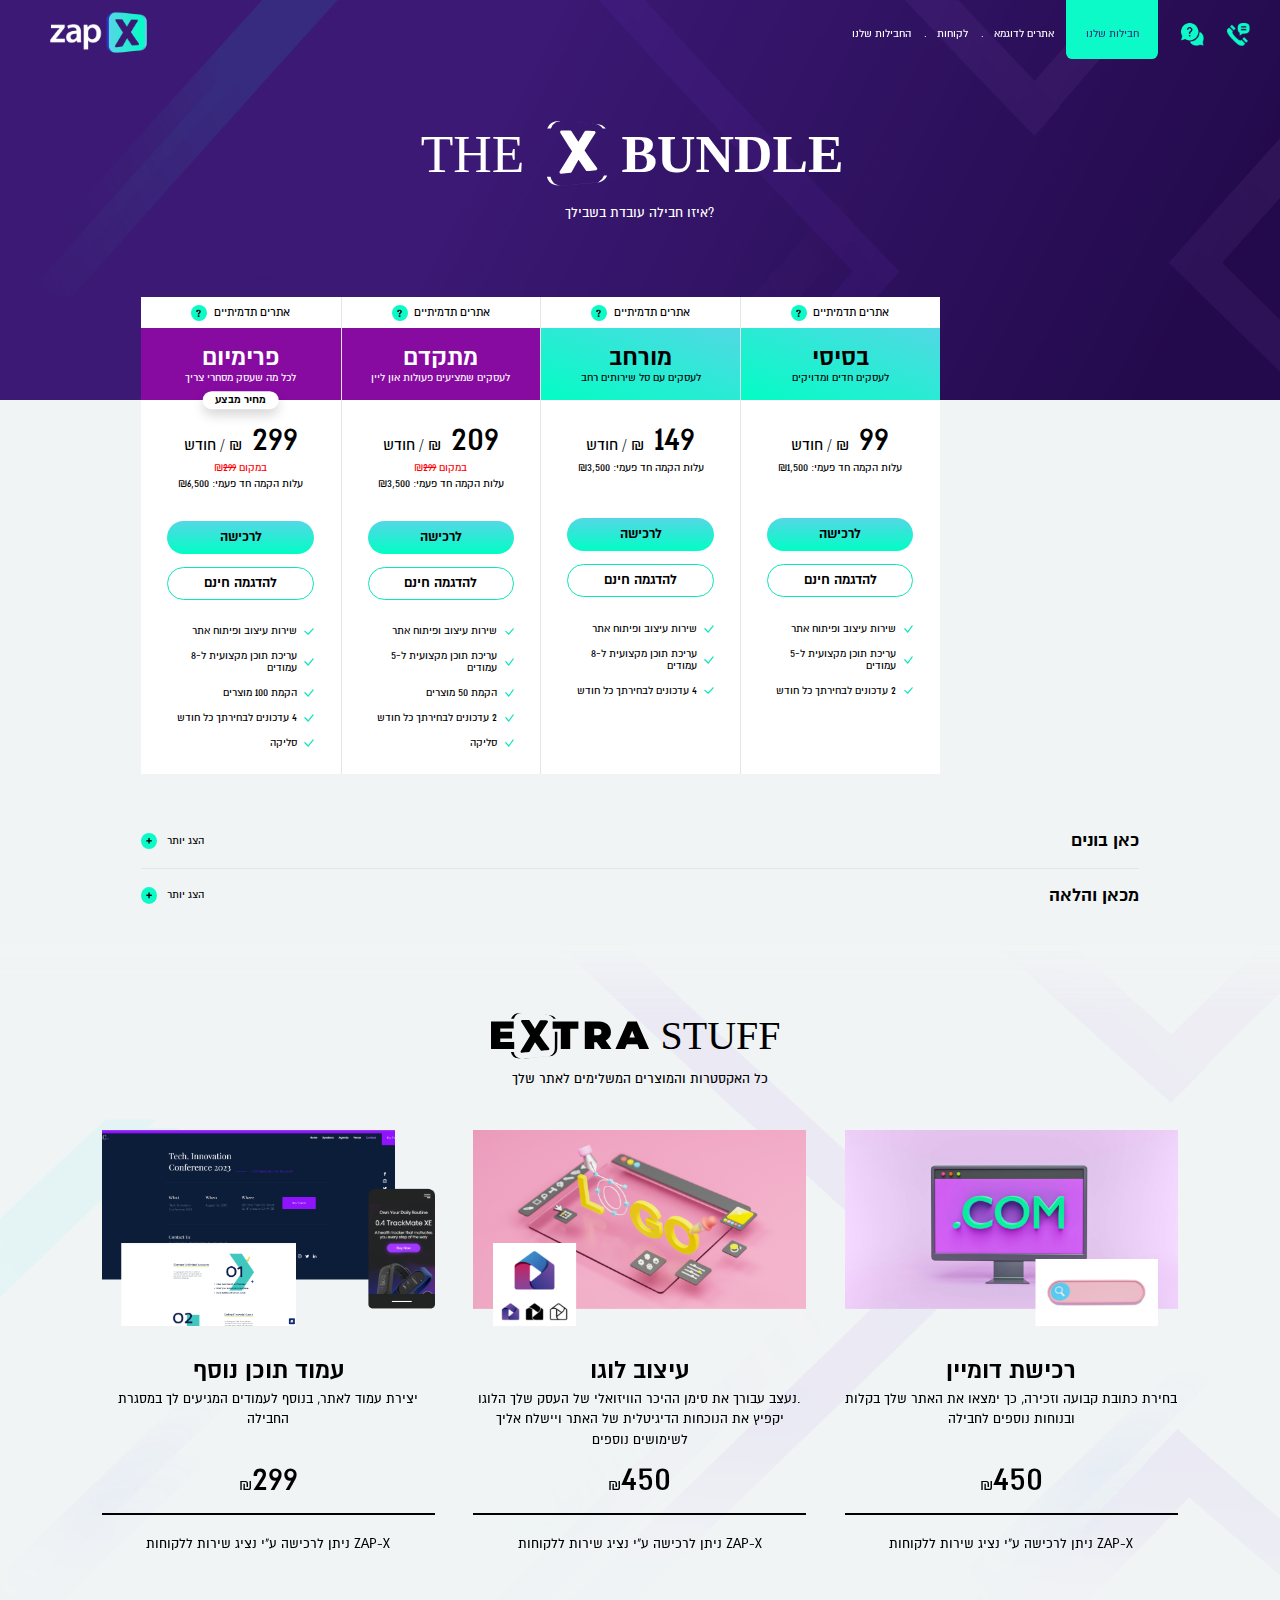
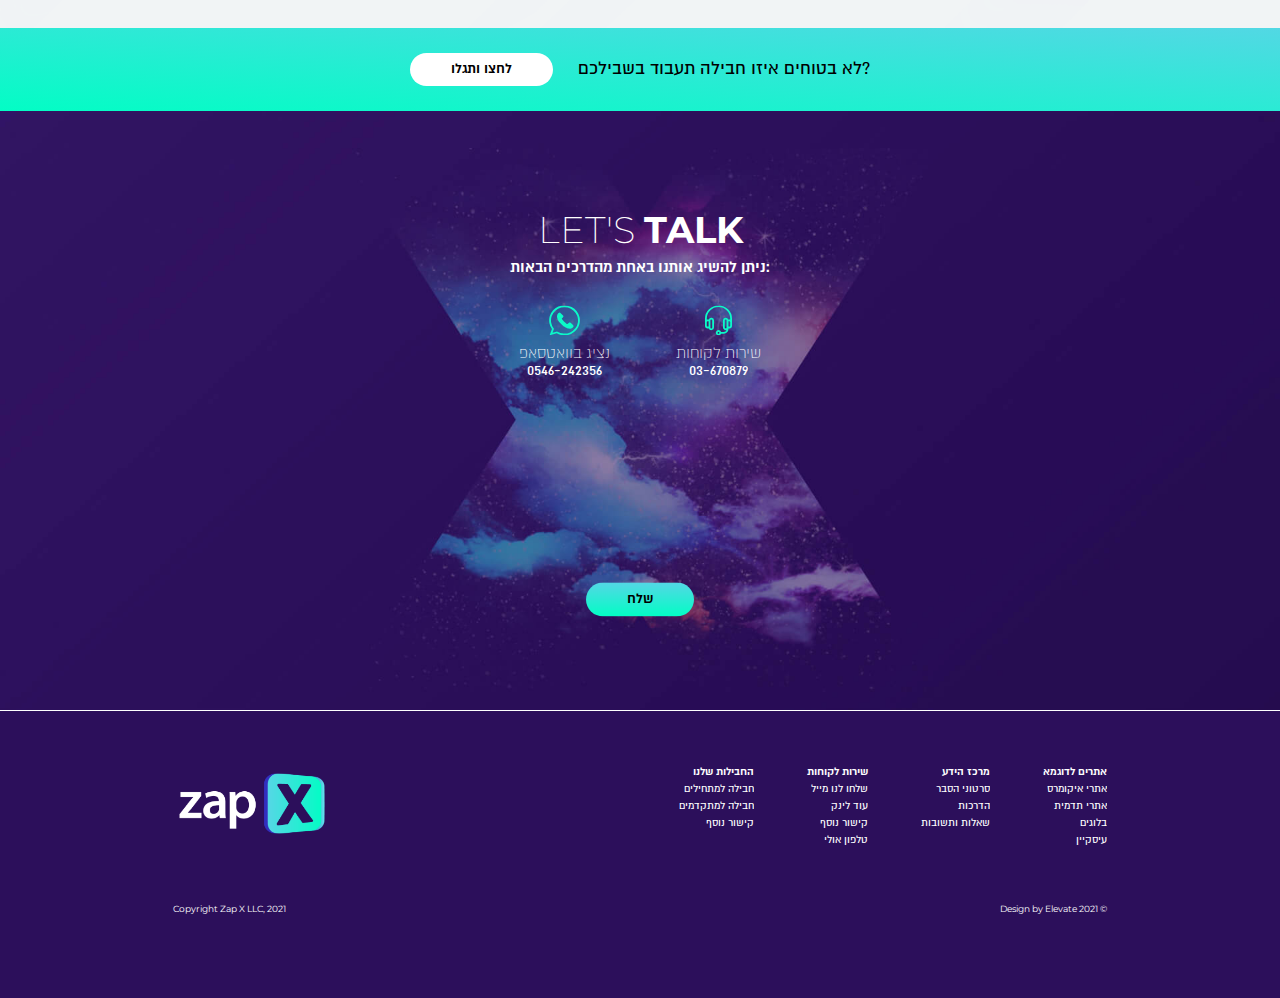
<file: price.html>
<!DOCTYPE html>
<html lang="he-IL" dir="rtl">

<head>
  <!-- Meta -->
  <meta charset="UTF-8">
  <meta name="viewport" content="width=device-width, initial-scale=1.0">
  <meta name="description" content="Zap X">
  <title>Zap X</title>

  <!-- Font -->
  <link rel="preconnect" href="https://fonts.googleapis.com">
  <link rel="preconnect" href="https://fonts.gstatic.com" crossorigin>
  <link href="https://fonts.googleapis.com/css2?family=Montserrat:wght@300;400;700&display=swap" rel="stylesheet">

  <!-- Style (Vendor) -->
  <link rel="stylesheet" href="css/swiper-bundle.min.css">

  <!-- Style -->
  <link rel="stylesheet" href="css/elevate-framework.css">
  <link rel="stylesheet" href="css/style.css">

  <!-- Favicon -->
  <link rel="icon" href="img/favicon.png">
</head>

<body class="price-page">

  <!-- Header -->
  <header class="header">
    <div class="container">
      <!-- Hamburger -->
      <div class="header-hamburger d-mobile">
        <a href="#">
          <img src="img/icons/hamburger-icon.png" alt="zap-x-icon">
        </a>
      </div>
      <!-- Action -->
      <div class="header-action">
        <a href="#">
          <img src="img/icons/phone-icon.png" alt="zap-x-icon">
        </a>
        <a href="#">
          <img src="img/icons/chat-icon.png" alt="zap-x-icon">
        </a>
      </div>
      <!-- Menu -->
      <div class="header-menu">
        <!-- Links -->
        <div class="header-links">
          <ul class="f-d-18 f-m-30">
            <li>
              <a href="#" class="header-btn">
                <span>
                  חבילות שלנו
                </span>
              </a>
            </li>
            <li>
              <a href="#">אתרים לדוגמא</a>
            </li>
            <li>
              <a href="#">לקוחות</a>
            </li>
            <li>
              <a href="#">החבילות שלנו</a>
            </li>
          </ul>
        </div>
      </div>
      <!-- Logo -->
      <div class="header-logo">
        <a href="#">
          <img src="img/icons/zap-x-logo-white.png" alt="zap-x-logo">
        </a>
      </div>
    </div>
  </header>

  <!-- Price Banner -->
  <div class="price-banner">
    <div class="container">
      <picture>
        <source media="(min-width:1024px)" srcset="img/price/price-heading.svg">
        <img src="img/price/price-heading-mobile.svg" alt="zap-x-img">
      </picture>
      <p class="f-d-22 f-m-32">?איזו חבילה עובדת בשבילך</p>
    </div>
    <!-- Bg -->
    <div class="bg">
      <picture>
        <source media="(min-width:1024px)" srcset="img/price/banner.jpg">
        <img src="img/price/banner-mobile.jpg" alt="zap-x-img">
      </picture>
    </div>
  </div>

  <!-- Price Desktop -->
  <div class="price-desktop">
    <div class="container">
      <!-- Headers -->
      <div class="package-headers">
        <ul class="packages">
          <!-- Empty Package -->
          <li class="empty-package"></li>
          <!-- Package -->
          <li class="package">
            <div class="package-header">
              <div class="package-top">
                <p class="f-d-20">אתרים תדמיתיים <img src="img/icons/question-mark.svg" alt="zap-x-icon"></p>
              </div>
              <div class="package-name bg-green">
                <h2 class="f-d-40">בסיסי</h2>
                <p class="f-d-18">לעסקים חדים ומדויקים</p>
              </div>
              <div class="package-price">
                <p class="f-d-60">99 <span class="f-d-26">₪ / חודש</span> </p>
                <p class="f-d-18">עלות הקמה חד פעמי: ₪1,500</p>
              </div>
              <div class="package-btns">
                <a href="#" class="btn btn-primary">לרכישה</a>
                <a href="#" class="btn btn-tertiary">להדגמה חינם</a>
              </div>
              <div class="package-features">
                <ul class="f-d-18">
                  <li>
                    <img src="img/icons/checkmark.svg" alt="zap-x-icon">
                    שירות עיצוב ופיתוח אתר
                  </li>
                  <li>
                    <img src="img/icons/checkmark.svg" alt="zap-x-icon">
                    עריכת תוכן מקצועית ל-5 עמודים
                  </li>
                  <li>
                    <img src="img/icons/checkmark.svg" alt="zap-x-icon">
                    ‏2 עדכונים לבחירתך כל חודש
                  </li>
                </ul>
              </div>
            </div>
          </li>
          <!-- Package -->
          <li class="package">
            <div class="package-header">
              <div class="package-top">
                <p class="f-d-20">אתרים תדמיתיים <img src="img/icons/question-mark.svg" alt="zap-x-icon"></p>
              </div>
              <div class="package-name bg-green">
                <h2 class="f-d-40">מורחב</h2>
                <p class="f-d-18">לעסקים עם סל שירותים רחב</p>
              </div>
              <div class="package-price">
                <p class="f-d-60">149 <span class="f-d-26">₪ / חודש</span> </p>
                <p class="f-d-18">עלות הקמה חד פעמי: ₪3,500</p>
              </div>
              <div class="package-btns">
                <a href="#" class="btn btn-primary">לרכישה</a>
                <a href="#" class="btn btn-tertiary">להדגמה חינם</a>
              </div>
              <div class="package-features">
                <ul class="f-d-18">
                  <li>
                    <img src="img/icons/checkmark.svg" alt="zap-x-icon">
                    שירות עיצוב ופיתוח אתר
                  </li>
                  <li>
                    <img src="img/icons/checkmark.svg" alt="zap-x-icon">
                    עריכת תוכן מקצועית ל-8 עמודים
                  </li>
                  <li>
                    <img src="img/icons/checkmark.svg" alt="zap-x-icon">
                    ‏4 עדכונים לבחירתך כל חודש
                  </li>
                </ul>
              </div>
            </div>
          </li>
          <!-- Package -->
          <li class="package">
            <div class="package-header">
              <div class="package-top">
                <p class="f-d-20">אתרים תדמיתיים <img src="img/icons/question-mark.svg" alt="zap-x-icon"></p>
              </div>
              <div class="package-name bg-purple">
                <h2 class="f-d-40">מתקדם</h2>
                <p class="f-d-18">לעסקים שמציעים פעולות און ליין</p>
              </div>
              <div class="package-price">
                <p class="f-d-60">209 <span class="f-d-26">₪ / חודש</span></p>
                <div class="f-d-18 text-red">במקום ₪<s>299</s></div>
                <p class="f-d-18">עלות הקמה חד פעמי: ₪3,500</p>
              </div>
              <div class="package-btns">
                <a href="#" class="btn btn-primary">לרכישה</a>
                <a href="#" class="btn btn-tertiary">להדגמה חינם</a>
              </div>
              <div class="package-features">
                <ul class="f-d-18">
                  <li>
                    <img src="img/icons/checkmark.svg" alt="zap-x-icon">
                    שירות עיצוב ופיתוח אתר
                  </li>
                  <li>
                    <img src="img/icons/checkmark.svg" alt="zap-x-icon">
                    עריכת תוכן מקצועית ל-5 עמודים
                  </li>
                  <li>
                    <img src="img/icons/checkmark.svg" alt="zap-x-icon">
                    הקמת 50 מוצרים
                  </li>
                  <li>
                    <img src="img/icons/checkmark.svg" alt="zap-x-icon">
                    ‏2 עדכונים לבחירתך כל חודש
                  </li>
                  <li>
                    <img src="img/icons/checkmark.svg" alt="zap-x-icon">
                    סליקה
                  </li>
                </ul>
              </div>
            </div>
          </li>
          <!-- Package -->
          <li class="package">
            <div class="package-header">
              <div class="package-top">
                <p class="f-d-20">אתרים תדמיתיים <img src="img/icons/question-mark.svg" alt="zap-x-icon"></p>
              </div>
              <div class="package-name bg-purple">
                <h2 class="f-d-40">פרימיום</h2>
                <p class="f-d-18">לכל מה שעסק מסחרי צריך</p>
                <span class="label f-d-18 bold">מחיר מבצע</span>
              </div>
              <div class="package-price">
                <p class="f-d-60">299 <span class="f-d-26">₪ / חודש</span> </p>
                <div class="f-d-18 text-red">במקום ₪<s>299</s></div>
                <p class="f-d-18">עלות הקמה חד פעמי: ₪6,500</p>
              </div>
              <div class="package-btns">
                <a href="#" class="btn btn-primary">לרכישה</a>
                <a href="#" class="btn btn-tertiary">להדגמה חינם</a>
              </div>
              <div class="package-features">
                <ul class="f-d-18">
                  <li>
                    <img src="img/icons/checkmark.svg" alt="zap-x-icon">
                    שירות עיצוב ופיתוח אתר
                  </li>
                  <li>
                    <img src="img/icons/checkmark.svg" alt="zap-x-icon">
                    עריכת תוכן מקצועית ל-8 עמודים
                  </li>
                  <li>
                    <img src="img/icons/checkmark.svg" alt="zap-x-icon">
                    הקמת 100 מוצרים
                  </li>
                  <li>
                    <img src="img/icons/checkmark.svg" alt="zap-x-icon">
                    ‏4 עדכונים לבחירתך כל חודש
                  </li>
                  <li>
                    <img src="img/icons/checkmark.svg" alt="zap-x-icon">
                    סליקה
                  </li>
                </ul>
              </div>
            </div>
          </li>
        </ul>
      </div>
      <!-- Accordions -->
      <div class="package-accordions">
        <!-- Accordion -->
        <div class="accordion no-close">
          <!-- Collapsible -->
          <div class="collapsible">
            <!-- Toggler -->
            <div class="collapse-toggler">
              <p class="f-d-30 bold">כאן בונים</p>
              <div class="simbol f-d-18">
                <div class="plus">
                  <div>
                    הצג יותר
                    <img src="img/icons/plus-green.svg" alt="zap-x-img">
                  </div>
                </div>
                <div class="minus">
                  <div>
                    הצג פחות
                    <img src="img/icons/minus-green.svg" alt="zap-x-img">
                  </div>
                </div>
              </div>
            </div>
            <!-- Collapse -->
            <div class="collapse">
              <div>
                <ul class="package-table f-d-18">
                  <!-- Package -->
                  <li class="package-row">
                    <div class="package-option">כמה זמן ייקח</div>
                    <div class="package-value">14</div>
                    <div class="package-value">21</div>
                    <div class="package-value">14</div>
                    <div class="package-value">28</div>
                  </li>
                  <!-- Package -->
                  <li class="package-row">
                    <div class="package-option">כמה עמודים</div>
                    <div class="package-value">‏5 עמודי תוכן</div>
                    <div class="package-value">‏8 עמודי תוכן</div>
                    <div class="package-value">‏5 עמודי תוכן</div>
                    <div class="package-value">‏8 עמודי תוכן</div>
                  </li>
                  <!-- Package -->
                  <li class="package-row">
                    <div class="package-option">התאמה למובייל</div>
                    <div class="package-value">ZAP-X ביצוע ע"י נציג</div>
                    <div class="package-value">ZAP-X ביצוע ע"י נציג</div>
                    <div class="package-value">ZAP-X ביצוע ע"י נציג</div>
                    <div class="package-value">ZAP-X ביצוע ע"י נציג</div>
                  </li>
                  <!-- Package -->
                  <li class="package-row">
                    <div class="package-option">
                      חיבור לממשקים
                      <br>דומיין ואימייל
                    </div>
                    <div class="package-value">ZAP-X ביצוע ע"י נציג</div>
                    <div class="package-value">ZAP-X ביצוע ע"י נציג</div>
                    <div class="package-value">ZAP-X ביצוע ע"י נציג</div>
                    <div class="package-value">ZAP-X ביצוע ע"י נציג</div>
                  </li>
                  <!-- Package -->
                  <li class="package-row">
                    <div class="package-option">הקמת מוצרים באתר</div>
                    <div class="package-value"><span class="text-gray">—</span></div>
                    <div class="package-value"><span class="text-gray">—</span></div>
                    <div class="package-value">‏50 מוצרים</div>
                    <div class="package-value">‏100 מוצרים</div>
                  </li>
                </ul>
              </div>
            </div>
          </div>
          <!-- Collapsible -->
          <div class="collapsible">
            <!-- Toggler -->
            <div class="collapse-toggler">
              <p class="f-d-30 bold">מכאן והלאה</p>
              <div class="simbol f-d-18">
                <div class="plus">
                  <div>
                    הצג יותר
                    <img src="img/icons/plus-green.svg" alt="zap-x-img">
                  </div>
                </div>
                <div class="minus">
                  <div>
                    הצג פחות
                    <img src="img/icons/minus-green.svg" alt="zap-x-img">
                  </div>
                </div>
              </div>
            </div>
            <!-- Collapse -->
            <div class="collapse">
              <div>
                <ul class="package-table f-d-18">
                  <!-- Package -->
                  <li class="package-row">
                    <div class="package-option">חיבור פייסבוק</div>
                    <div class="package-value">✔</div>
                    <div class="package-value">✔</div>
                    <div class="package-value">✔</div>
                    <div class="package-value">✔</div>
                  </li>
                  <!-- Package -->
                  <li class="package-row">
                    <div class="package-option">
                      ‏50,000 חשיפות ברשת
                      <br>!ל-3 חודשים חינם
                    </div>
                    <div class="package-value"><span class="text-gray">—</span></div>
                    <div class="package-value">✔</div>
                    <div class="package-value">✔</div>
                    <div class="package-value">✔</div>
                  </li>
                  <!-- Package -->
                  <li class="package-row">
                    <div class="package-option">
                      שעת ייעוץ שיווקי דיגיטלי
                      <br>חד פעמית בשלב ההקמה
                    </div>
                    <div class="package-value"><span class="text-gray">—</span></div>
                    <div class="package-value">✔</div>
                    <div class="package-value">✔</div>
                    <div class="package-value">✔</div>
                  </li>
                  <!-- Package -->
                  <li class="package-row">
                    <div class="package-option">
                      שעת ייעוץ חודשית
                      <br>פרסונלי מתקדם SEO
                    </div>
                    <div class="package-value"><span class="text-gray">—</span></div>
                    <div class="package-value"><span class="text-gray">—</span></div>
                    <div class="package-value"><span class="text-gray">—</span></div>
                    <div class="package-value">✔</div>
                  </li>
                </ul>
              </div>
            </div>
          </div>
        </div>
      </div>
    </div>
  </div>

  <!-- Price Sticky Desktop -->
  <div class="price-sticky-desktop">
    <a href="#" class="f-d-22 bold">רוצה לקבל הצצה לאתר שלך?  להדגמה חינם</a>
    <ul>
      <li>
        <p class="f-d-20 bold">LITE</p>
        <h3 class="f-d-40">99 <span class="f-d-14 regular">₪ / חודש</span></h3>
      </li>
      <li>
        <p class="f-d-20 bold">STANDARD</p>
        <h3 class="f-d-40">149 <span class="f-d-14 regular">₪ / חודש</span></h3>
      </li>
      <li>
        <p class="f-d-20 bold">BUSINESS</p>
        <h3 class="f-d-40">209 <span class="f-d-14 regular">₪ / חודש</span></h3>
      </li>
      <li>
        <p class="f-d-20 bold">BUSINESS & MARKETING</p>
        <h3 class="f-d-40">299 <span class="f-d-14 regular">₪ / חודש</span></h3>
      </li>
    </ul>
  </div>

  <!-- Price Mobile -->
  <div class="price-mobile">
    <div class="container">
      <ul class="packages">
        <!-- Package -->
        <li class="package">
          <!-- Header -->
          <div class="package-header">
            <div class="package-top">
              <p class="f-m-32">אתרים תדמיתיים <img src="img/icons/question-mark.svg" alt="zap-x-icon"></p>
            </div>
            <div class="package-name bg-green">
              <h2 class="f-m-80">בסיסי</h2>
              <p class="f-m-32">לעסקים חדים ומדויקים</p>
            </div>
            <div class="package-price">
              <p class="f-m-105">99 <span class="f-m-45">₪ / חודש</span> </p>
              <p class="f-m-32">עלות הקמה חד פעמי: ₪1,500</p>
            </div>
            <div class="package-btns">
              <a href="#" class="btn btn-primary">לרכישה</a>
              <a href="#" class="btn btn-tertiary">להדגמה חינם</a>
            </div>
            <div class="package-features">
              <ul class="f-m-32">
                <li>
                  <img src="img/icons/checkmark.svg" alt="zap-x-icon">
                  שירות עיצוב ופיתוח אתר
                </li>
                <li>
                  <img src="img/icons/checkmark.svg" alt="zap-x-icon">
                  עריכת תוכן מקצועית ל-5 עמודים
                </li>
                <li>
                  <img src="img/icons/checkmark.svg" alt="zap-x-icon">
                  ‏2 עדכונים לבחירתך כל חודש
                </li>
              </ul>
            </div>
          </div>
          <!-- Accordion -->
          <div class="accordion no-close">
            <!-- Collapsible -->
            <div class="collapsible">
              <!-- Collapse -->
              <div class="collapse">
                <div>
                  <!-- Collapsible -->
                  <div class="collapsible">
                    <!-- Toggler -->
                    <div class="collapse-toggler f-m-42">
                      הקמה
                      <div class="simbol f-m-60">
                        <div class="plus">+</div>
                        <div class="minus">-</div>
                      </div>
                    </div>
                    <!-- Collapse -->
                    <div class="collapse">
                      <div>
                        <ul class="f-m-30">
                          <!-- Item -->
                          <li>
                            <p class="medium">עלות הקמה חד פעמי</p>
                            <p>₪1,500</p>
                          </li>
                          <!-- Item -->
                          <li>
                            <p class="medium">מס' ימי הקמה</p>
                            <p>14</p>
                          </li>
                          <!-- Item -->
                          <li>
                            <p class="medium">מס' עמודי תוכן</p>
                            <p>‏5 עמודי תוכן</p>
                          </li>
                          <!-- Item -->
                          <li>
                            <p class="medium">התאמה למובייל</p>
                            <p>ZAP-X ביצוע ע"י נציג</p>
                          </li>
                          <!-- Item -->
                          <li>
                            <p class="medium">חיבור לממשקים</p>
                            <p>ZAP-X ביצוע ע"י נציג</p>
                          </li>
                          <!-- Item -->
                          <li>
                            <p class="medium">העלאת מוצרים</p>
                            <p>-</p>
                          </li>
                        </ul>
                      </div>
                    </div>
                  </div>
                  <!-- Collapsible -->
                  <div class="collapsible">
                    <!-- Toggler -->
                    <div class="collapse-toggler f-m-42">
                      הקמה
                      <div class="simbol f-m-60">
                        <div class="plus">+</div>
                        <div class="minus">-</div>
                      </div>
                    </div>
                    <!-- Collapse -->
                    <div class="collapse">
                      <div>
                        <ul class="f-m-30">
                          <!-- Item -->
                          <li>
                            <p class="medium">עלות הקמה חד פעמי</p>
                            <p>₪1,500</p>
                          </li>
                          <!-- Item -->
                          <li>
                            <p class="medium">מס' ימי הקמה</p>
                            <p>14</p>
                          </li>
                          <!-- Item -->
                          <li>
                            <p class="medium">מס' עמודי תוכן</p>
                            <p>‏5 עמודי תוכן</p>
                          </li>
                          <!-- Item -->
                          <li>
                            <p class="medium">התאמה למובייל</p>
                            <p>ZAP-X ביצוע ע"י נציג</p>
                          </li>
                          <!-- Item -->
                          <li>
                            <p class="medium">חיבור לממשקים</p>
                            <p>ZAP-X ביצוע ע"י נציג</p>
                          </li>
                          <!-- Item -->
                          <li>
                            <p class="medium">העלאת מוצרים</p>
                            <p>-</p>
                          </li>
                        </ul>
                      </div>
                    </div>
                  </div>
                  <!-- Collapsible -->
                  <div class="collapsible">
                    <!-- Toggler -->
                    <div class="collapse-toggler f-m-42">
                      הקמה
                      <div class="simbol f-m-60">
                        <div class="plus">+</div>
                        <div class="minus">-</div>
                      </div>
                    </div>
                    <!-- Collapse -->
                    <div class="collapse">
                      <div>
                        <ul class="f-m-30">
                          <!-- Item -->
                          <li>
                            <p class="medium">עלות הקמה חד פעמי</p>
                            <p>₪1,500</p>
                          </li>
                          <!-- Item -->
                          <li>
                            <p class="medium">מס' ימי הקמה</p>
                            <p>14</p>
                          </li>
                          <!-- Item -->
                          <li>
                            <p class="medium">מס' עמודי תוכן</p>
                            <p>‏5 עמודי תוכן</p>
                          </li>
                          <!-- Item -->
                          <li>
                            <p class="medium">התאמה למובייל</p>
                            <p>ZAP-X ביצוע ע"י נציג</p>
                          </li>
                          <!-- Item -->
                          <li>
                            <p class="medium">חיבור לממשקים</p>
                            <p>ZAP-X ביצוע ע"י נציג</p>
                          </li>
                          <!-- Item -->
                          <li>
                            <p class="medium">העלאת מוצרים</p>
                            <p>-</p>
                          </li>
                        </ul>
                      </div>
                    </div>
                  </div>
                  <!-- Collapsible -->
                  <div class="collapsible">
                    <!-- Toggler -->
                    <div class="collapse-toggler f-m-42">
                      הקמה
                      <div class="simbol f-m-60">
                        <div class="plus">+</div>
                        <div class="minus">-</div>
                      </div>
                    </div>
                    <!-- Collapse -->
                    <div class="collapse">
                      <div>
                        <ul class="f-m-30">
                          <!-- Item -->
                          <li>
                            <p class="medium">עלות הקמה חד פעמי</p>
                            <p>₪1,500</p>
                          </li>
                          <!-- Item -->
                          <li>
                            <p class="medium">מס' ימי הקמה</p>
                            <p>14</p>
                          </li>
                          <!-- Item -->
                          <li>
                            <p class="medium">מס' עמודי תוכן</p>
                            <p>‏5 עמודי תוכן</p>
                          </li>
                          <!-- Item -->
                          <li>
                            <p class="medium">התאמה למובייל</p>
                            <p>ZAP-X ביצוע ע"י נציג</p>
                          </li>
                          <!-- Item -->
                          <li>
                            <p class="medium">חיבור לממשקים</p>
                            <p>ZAP-X ביצוע ע"י נציג</p>
                          </li>
                          <!-- Item -->
                          <li>
                            <p class="medium">העלאת מוצרים</p>
                            <p>-</p>
                          </li>
                        </ul>
                      </div>
                    </div>
                  </div>
                  <!-- Collapsible -->
                  <div class="collapsible">
                    <!-- Toggler -->
                    <div class="collapse-toggler f-m-42">
                      הקמה
                      <div class="simbol f-m-60">
                        <div class="plus">+</div>
                        <div class="minus">-</div>
                      </div>
                    </div>
                    <!-- Collapse -->
                    <div class="collapse">
                      <div>
                        <ul class="f-m-30">
                          <!-- Item -->
                          <li>
                            <p class="medium">עלות הקמה חד פעמי</p>
                            <p>₪1,500</p>
                          </li>
                          <!-- Item -->
                          <li>
                            <p class="medium">מס' ימי הקמה</p>
                            <p>14</p>
                          </li>
                          <!-- Item -->
                          <li>
                            <p class="medium">מס' עמודי תוכן</p>
                            <p>‏5 עמודי תוכן</p>
                          </li>
                          <!-- Item -->
                          <li>
                            <p class="medium">התאמה למובייל</p>
                            <p>ZAP-X ביצוע ע"י נציג</p>
                          </li>
                          <!-- Item -->
                          <li>
                            <p class="medium">חיבור לממשקים</p>
                            <p>ZAP-X ביצוע ע"י נציג</p>
                          </li>
                          <!-- Item -->
                          <li>
                            <p class="medium">העלאת מוצרים</p>
                            <p>-</p>
                          </li>
                        </ul>
                      </div>
                    </div>
                  </div>
                </div>
              </div>
              <!-- Toggler -->
              <div class="collapse-toggler collapse-toggler-primary f-m-32">
                <div>
                  הצג יותר
                  <div class="simbol">
                    <div class="plus"><img src="img/icons/chevron-bottom.svg" alt="zap-x-icon"></div>
                    <div class="minus"><img src="img/icons/chevron-top.svg" alt="zap-x-icon"></div>
                  </div>
                </div>
              </div>
            </div>
          </div>
        </li>
        <!-- Package -->
        <li class="package">
          <!-- Header -->
          <div class="package-header">
            <div class="package-top">
              <p class="f-m-32">אתרים תדמיתיים <img src="img/icons/question-mark.svg" alt="zap-x-icon"></p>
            </div>
            <div class="package-name bg-green">
              <h2 class="f-m-80">מורחב</h2>
              <p class="f-m-32">לעסקים עם סל שירותים רחב</p>
            </div>
            <div class="package-price">
              <p class="f-m-105">149 <span class="f-m-45">₪ / חודש</span> </p>
              <p class="f-m-32">עלות הקמה חד פעמי: ₪3,500</p>
            </div>
            <div class="package-btns">
              <a href="#" class="btn btn-primary">לרכישה</a>
              <a href="#" class="btn btn-tertiary">להדגמה חינם</a>
            </div>
            <div class="package-features">
              <ul class="f-m-32">
                <li>
                  <img src="img/icons/checkmark.svg" alt="zap-x-icon">
                  שירות עיצוב ופיתוח אתר
                </li>
                <li>
                  <img src="img/icons/checkmark.svg" alt="zap-x-icon">
                  עריכת תוכן מקצועית ל-8 עמודים
                </li>
                <li>
                  <img src="img/icons/checkmark.svg" alt="zap-x-icon">
                  ‏4 עדכונים לבחירתך כל חודש
                </li>
              </ul>
            </div>
          </div>
          <!-- Accordion -->
          <div class="accordion no-close">
            <!-- Collapsible -->
            <div class="collapsible">
              <!-- Collapse -->
              <div class="collapse">
                <div>
                  <!-- Collapsible -->
                  <div class="collapsible">
                    <!-- Toggler -->
                    <div class="collapse-toggler f-m-42">
                      הקמה
                      <div class="simbol f-m-60">
                        <div class="plus">+</div>
                        <div class="minus">-</div>
                      </div>
                    </div>
                    <!-- Collapse -->
                    <div class="collapse">
                      <div>
                        <ul class="f-m-30">
                          <!-- Item -->
                          <li>
                            <p class="medium">עלות הקמה חד פעמי</p>
                            <p>₪1,500</p>
                          </li>
                          <!-- Item -->
                          <li>
                            <p class="medium">מס' ימי הקמה</p>
                            <p>14</p>
                          </li>
                          <!-- Item -->
                          <li>
                            <p class="medium">מס' עמודי תוכן</p>
                            <p>‏5 עמודי תוכן</p>
                          </li>
                          <!-- Item -->
                          <li>
                            <p class="medium">התאמה למובייל</p>
                            <p>ZAP-X ביצוע ע"י נציג</p>
                          </li>
                          <!-- Item -->
                          <li>
                            <p class="medium">חיבור לממשקים</p>
                            <p>ZAP-X ביצוע ע"י נציג</p>
                          </li>
                          <!-- Item -->
                          <li>
                            <p class="medium">העלאת מוצרים</p>
                            <p>-</p>
                          </li>
                        </ul>
                      </div>
                    </div>
                  </div>
                  <!-- Collapsible -->
                  <div class="collapsible">
                    <!-- Toggler -->
                    <div class="collapse-toggler f-m-42">
                      הקמה
                      <div class="simbol f-m-60">
                        <div class="plus">+</div>
                        <div class="minus">-</div>
                      </div>
                    </div>
                    <!-- Collapse -->
                    <div class="collapse">
                      <div>
                        <ul class="f-m-30">
                          <!-- Item -->
                          <li>
                            <p class="medium">עלות הקמה חד פעמי</p>
                            <p>₪1,500</p>
                          </li>
                          <!-- Item -->
                          <li>
                            <p class="medium">מס' ימי הקמה</p>
                            <p>14</p>
                          </li>
                          <!-- Item -->
                          <li>
                            <p class="medium">מס' עמודי תוכן</p>
                            <p>‏5 עמודי תוכן</p>
                          </li>
                          <!-- Item -->
                          <li>
                            <p class="medium">התאמה למובייל</p>
                            <p>ZAP-X ביצוע ע"י נציג</p>
                          </li>
                          <!-- Item -->
                          <li>
                            <p class="medium">חיבור לממשקים</p>
                            <p>ZAP-X ביצוע ע"י נציג</p>
                          </li>
                          <!-- Item -->
                          <li>
                            <p class="medium">העלאת מוצרים</p>
                            <p>-</p>
                          </li>
                        </ul>
                      </div>
                    </div>
                  </div>
                  <!-- Collapsible -->
                  <div class="collapsible">
                    <!-- Toggler -->
                    <div class="collapse-toggler f-m-42">
                      הקמה
                      <div class="simbol f-m-60">
                        <div class="plus">+</div>
                        <div class="minus">-</div>
                      </div>
                    </div>
                    <!-- Collapse -->
                    <div class="collapse">
                      <div>
                        <ul class="f-m-30">
                          <!-- Item -->
                          <li>
                            <p class="medium">עלות הקמה חד פעמי</p>
                            <p>₪1,500</p>
                          </li>
                          <!-- Item -->
                          <li>
                            <p class="medium">מס' ימי הקמה</p>
                            <p>14</p>
                          </li>
                          <!-- Item -->
                          <li>
                            <p class="medium">מס' עמודי תוכן</p>
                            <p>‏5 עמודי תוכן</p>
                          </li>
                          <!-- Item -->
                          <li>
                            <p class="medium">התאמה למובייל</p>
                            <p>ZAP-X ביצוע ע"י נציג</p>
                          </li>
                          <!-- Item -->
                          <li>
                            <p class="medium">חיבור לממשקים</p>
                            <p>ZAP-X ביצוע ע"י נציג</p>
                          </li>
                          <!-- Item -->
                          <li>
                            <p class="medium">העלאת מוצרים</p>
                            <p>-</p>
                          </li>
                        </ul>
                      </div>
                    </div>
                  </div>
                  <!-- Collapsible -->
                  <div class="collapsible">
                    <!-- Toggler -->
                    <div class="collapse-toggler f-m-42">
                      הקמה
                      <div class="simbol f-m-60">
                        <div class="plus">+</div>
                        <div class="minus">-</div>
                      </div>
                    </div>
                    <!-- Collapse -->
                    <div class="collapse">
                      <div>
                        <ul class="f-m-30">
                          <!-- Item -->
                          <li>
                            <p class="medium">עלות הקמה חד פעמי</p>
                            <p>₪1,500</p>
                          </li>
                          <!-- Item -->
                          <li>
                            <p class="medium">מס' ימי הקמה</p>
                            <p>14</p>
                          </li>
                          <!-- Item -->
                          <li>
                            <p class="medium">מס' עמודי תוכן</p>
                            <p>‏5 עמודי תוכן</p>
                          </li>
                          <!-- Item -->
                          <li>
                            <p class="medium">התאמה למובייל</p>
                            <p>ZAP-X ביצוע ע"י נציג</p>
                          </li>
                          <!-- Item -->
                          <li>
                            <p class="medium">חיבור לממשקים</p>
                            <p>ZAP-X ביצוע ע"י נציג</p>
                          </li>
                          <!-- Item -->
                          <li>
                            <p class="medium">העלאת מוצרים</p>
                            <p>-</p>
                          </li>
                        </ul>
                      </div>
                    </div>
                  </div>
                  <!-- Collapsible -->
                  <div class="collapsible">
                    <!-- Toggler -->
                    <div class="collapse-toggler f-m-42">
                      הקמה
                      <div class="simbol f-m-60">
                        <div class="plus">+</div>
                        <div class="minus">-</div>
                      </div>
                    </div>
                    <!-- Collapse -->
                    <div class="collapse">
                      <div>
                        <ul class="f-m-30">
                          <!-- Item -->
                          <li>
                            <p class="medium">עלות הקמה חד פעמי</p>
                            <p>₪1,500</p>
                          </li>
                          <!-- Item -->
                          <li>
                            <p class="medium">מס' ימי הקמה</p>
                            <p>14</p>
                          </li>
                          <!-- Item -->
                          <li>
                            <p class="medium">מס' עמודי תוכן</p>
                            <p>‏5 עמודי תוכן</p>
                          </li>
                          <!-- Item -->
                          <li>
                            <p class="medium">התאמה למובייל</p>
                            <p>ZAP-X ביצוע ע"י נציג</p>
                          </li>
                          <!-- Item -->
                          <li>
                            <p class="medium">חיבור לממשקים</p>
                            <p>ZAP-X ביצוע ע"י נציג</p>
                          </li>
                          <!-- Item -->
                          <li>
                            <p class="medium">העלאת מוצרים</p>
                            <p>-</p>
                          </li>
                        </ul>
                      </div>
                    </div>
                  </div>
                </div>
              </div>
              <!-- Toggler -->
              <div class="collapse-toggler collapse-toggler-primary f-m-32">
                <div>
                  הצג יותר
                  <div class="simbol">
                    <div class="plus"><img src="img/icons/chevron-bottom.svg" alt="zap-x-icon"></div>
                    <div class="minus"><img src="img/icons/chevron-top.svg" alt="zap-x-icon"></div>
                  </div>
                </div>
              </div>
            </div>
          </div>
        </li>
        <!-- Package -->
        <li class="package">
          <!-- Header -->
          <div class="package-header">
            <div class="package-top">
              <p class="f-m-32">אתרים תדמיתיים <img src="img/icons/question-mark.svg" alt="zap-x-icon"></p>
            </div>
            <div class="package-name bg-purple">
              <h2 class="f-m-80">מתקדם</h2>
              <p class="f-m-32">לעסקים שמציעים פעולות און ליין</p>
            </div>
            <div class="package-price">
              <p class="f-m-105">209 <span class="f-m-45">₪ / חודש</span></p>
              <div class="f-m-32 text-red">במקום ₪<s>299</s></div>
              <p class="f-m-32">עלות הקמה חד פעמי: ₪3,500</p>
            </div>
            <div class="package-btns">
              <a href="#" class="btn btn-primary">לרכישה</a>
              <a href="#" class="btn btn-tertiary">להדגמה חינם</a>
            </div>
            <div class="package-features">
              <ul class="f-m-32">
                <li>
                  <img src="img/icons/checkmark.svg" alt="zap-x-icon">
                  שירות עיצוב ופיתוח אתר
                </li>
                <li>
                  <img src="img/icons/checkmark.svg" alt="zap-x-icon">
                  עריכת תוכן מקצועית ל-5 עמודים
                </li>
                <li>
                  <img src="img/icons/checkmark.svg" alt="zap-x-icon">
                  הקמת 50 מוצרים
                </li>
                <li>
                  <img src="img/icons/checkmark.svg" alt="zap-x-icon">
                  ‏2 עדכונים לבחירתך כל חודש
                </li>
                <li>
                  <img src="img/icons/checkmark.svg" alt="zap-x-icon">
                  סליקה
                </li>
              </ul>
            </div>
          </div>
          <!-- Accordion -->
          <div class="accordion no-close">
            <!-- Collapsible -->
            <div class="collapsible">
              <!-- Collapse -->
              <div class="collapse">
                <div>
                  <!-- Collapsible -->
                  <div class="collapsible">
                    <!-- Toggler -->
                    <div class="collapse-toggler f-m-42">
                      הקמה
                      <div class="simbol f-m-60">
                        <div class="plus">+</div>
                        <div class="minus">-</div>
                      </div>
                    </div>
                    <!-- Collapse -->
                    <div class="collapse">
                      <div>
                        <ul class="f-m-30">
                          <!-- Item -->
                          <li>
                            <p class="medium">עלות הקמה חד פעמי</p>
                            <p>₪1,500</p>
                          </li>
                          <!-- Item -->
                          <li>
                            <p class="medium">מס' ימי הקמה</p>
                            <p>14</p>
                          </li>
                          <!-- Item -->
                          <li>
                            <p class="medium">מס' עמודי תוכן</p>
                            <p>‏5 עמודי תוכן</p>
                          </li>
                          <!-- Item -->
                          <li>
                            <p class="medium">התאמה למובייל</p>
                            <p>ZAP-X ביצוע ע"י נציג</p>
                          </li>
                          <!-- Item -->
                          <li>
                            <p class="medium">חיבור לממשקים</p>
                            <p>ZAP-X ביצוע ע"י נציג</p>
                          </li>
                          <!-- Item -->
                          <li>
                            <p class="medium">העלאת מוצרים</p>
                            <p>-</p>
                          </li>
                        </ul>
                      </div>
                    </div>
                  </div>
                  <!-- Collapsible -->
                  <div class="collapsible">
                    <!-- Toggler -->
                    <div class="collapse-toggler f-m-42">
                      הקמה
                      <div class="simbol f-m-60">
                        <div class="plus">+</div>
                        <div class="minus">-</div>
                      </div>
                    </div>
                    <!-- Collapse -->
                    <div class="collapse">
                      <div>
                        <ul class="f-m-30">
                          <!-- Item -->
                          <li>
                            <p class="medium">עלות הקמה חד פעמי</p>
                            <p>₪1,500</p>
                          </li>
                          <!-- Item -->
                          <li>
                            <p class="medium">מס' ימי הקמה</p>
                            <p>14</p>
                          </li>
                          <!-- Item -->
                          <li>
                            <p class="medium">מס' עמודי תוכן</p>
                            <p>‏5 עמודי תוכן</p>
                          </li>
                          <!-- Item -->
                          <li>
                            <p class="medium">התאמה למובייל</p>
                            <p>ZAP-X ביצוע ע"י נציג</p>
                          </li>
                          <!-- Item -->
                          <li>
                            <p class="medium">חיבור לממשקים</p>
                            <p>ZAP-X ביצוע ע"י נציג</p>
                          </li>
                          <!-- Item -->
                          <li>
                            <p class="medium">העלאת מוצרים</p>
                            <p>-</p>
                          </li>
                        </ul>
                      </div>
                    </div>
                  </div>
                  <!-- Collapsible -->
                  <div class="collapsible">
                    <!-- Toggler -->
                    <div class="collapse-toggler f-m-42">
                      הקמה
                      <div class="simbol f-m-60">
                        <div class="plus">+</div>
                        <div class="minus">-</div>
                      </div>
                    </div>
                    <!-- Collapse -->
                    <div class="collapse">
                      <div>
                        <ul class="f-m-30">
                          <!-- Item -->
                          <li>
                            <p class="medium">עלות הקמה חד פעמי</p>
                            <p>₪1,500</p>
                          </li>
                          <!-- Item -->
                          <li>
                            <p class="medium">מס' ימי הקמה</p>
                            <p>14</p>
                          </li>
                          <!-- Item -->
                          <li>
                            <p class="medium">מס' עמודי תוכן</p>
                            <p>‏5 עמודי תוכן</p>
                          </li>
                          <!-- Item -->
                          <li>
                            <p class="medium">התאמה למובייל</p>
                            <p>ZAP-X ביצוע ע"י נציג</p>
                          </li>
                          <!-- Item -->
                          <li>
                            <p class="medium">חיבור לממשקים</p>
                            <p>ZAP-X ביצוע ע"י נציג</p>
                          </li>
                          <!-- Item -->
                          <li>
                            <p class="medium">העלאת מוצרים</p>
                            <p>-</p>
                          </li>
                        </ul>
                      </div>
                    </div>
                  </div>
                  <!-- Collapsible -->
                  <div class="collapsible">
                    <!-- Toggler -->
                    <div class="collapse-toggler f-m-42">
                      הקמה
                      <div class="simbol f-m-60">
                        <div class="plus">+</div>
                        <div class="minus">-</div>
                      </div>
                    </div>
                    <!-- Collapse -->
                    <div class="collapse">
                      <div>
                        <ul class="f-m-30">
                          <!-- Item -->
                          <li>
                            <p class="medium">עלות הקמה חד פעמי</p>
                            <p>₪1,500</p>
                          </li>
                          <!-- Item -->
                          <li>
                            <p class="medium">מס' ימי הקמה</p>
                            <p>14</p>
                          </li>
                          <!-- Item -->
                          <li>
                            <p class="medium">מס' עמודי תוכן</p>
                            <p>‏5 עמודי תוכן</p>
                          </li>
                          <!-- Item -->
                          <li>
                            <p class="medium">התאמה למובייל</p>
                            <p>ZAP-X ביצוע ע"י נציג</p>
                          </li>
                          <!-- Item -->
                          <li>
                            <p class="medium">חיבור לממשקים</p>
                            <p>ZAP-X ביצוע ע"י נציג</p>
                          </li>
                          <!-- Item -->
                          <li>
                            <p class="medium">העלאת מוצרים</p>
                            <p>-</p>
                          </li>
                        </ul>
                      </div>
                    </div>
                  </div>
                  <!-- Collapsible -->
                  <div class="collapsible">
                    <!-- Toggler -->
                    <div class="collapse-toggler f-m-42">
                      הקמה
                      <div class="simbol f-m-60">
                        <div class="plus">+</div>
                        <div class="minus">-</div>
                      </div>
                    </div>
                    <!-- Collapse -->
                    <div class="collapse">
                      <div>
                        <ul class="f-m-30">
                          <!-- Item -->
                          <li>
                            <p class="medium">עלות הקמה חד פעמי</p>
                            <p>₪1,500</p>
                          </li>
                          <!-- Item -->
                          <li>
                            <p class="medium">מס' ימי הקמה</p>
                            <p>14</p>
                          </li>
                          <!-- Item -->
                          <li>
                            <p class="medium">מס' עמודי תוכן</p>
                            <p>‏5 עמודי תוכן</p>
                          </li>
                          <!-- Item -->
                          <li>
                            <p class="medium">התאמה למובייל</p>
                            <p>ZAP-X ביצוע ע"י נציג</p>
                          </li>
                          <!-- Item -->
                          <li>
                            <p class="medium">חיבור לממשקים</p>
                            <p>ZAP-X ביצוע ע"י נציג</p>
                          </li>
                          <!-- Item -->
                          <li>
                            <p class="medium">העלאת מוצרים</p>
                            <p>-</p>
                          </li>
                        </ul>
                      </div>
                    </div>
                  </div>
                </div>
              </div>
              <!-- Toggler -->
              <div class="collapse-toggler collapse-toggler-primary f-m-32">
                <div>
                  הצג יותר
                  <div class="simbol">
                    <div class="plus"><img src="img/icons/chevron-bottom.svg" alt="zap-x-icon"></div>
                    <div class="minus"><img src="img/icons/chevron-top.svg" alt="zap-x-icon"></div>
                  </div>
                </div>
              </div>
            </div>
          </div>
        </li>
        <!-- Package -->
        <li class="package">
          <!-- Header -->
          <div class="package-header">
            <div class="package-top">
              <p class="f-m-32">אתרים תדמיתיים <img src="img/icons/question-mark.svg" alt="zap-x-icon"></p>
            </div>
            <div class="package-name bg-purple">
              <h2 class="f-m-80">פרימיום</h2>
              <p class="f-m-32">לכל מה שעסק מסחרי צריך</p>
              <span class="label f-m-29 bold">מחיר מבצע</span>
            </div>
            <div class="package-price">
              <p class="f-m-105">299 <span class="f-m-45">₪ / חודש</span> </p>
              <div class="f-m-32 text-red">במקום ₪<s>299</s></div>
              <p class="f-m-32">עלות הקמה חד פעמי: ₪6,500</p>
            </div>
            <div class="package-btns">
              <a href="#" class="btn btn-primary">לרכישה</a>
              <a href="#" class="btn btn-tertiary">להדגמה חינם</a>
            </div>
            <div class="package-features">
              <ul class="f-m-32">
                <li>
                  <img src="img/icons/checkmark.svg" alt="zap-x-icon">
                  שירות עיצוב ופיתוח אתר
                </li>
                <li>
                  <img src="img/icons/checkmark.svg" alt="zap-x-icon">
                  עריכת תוכן מקצועית ל-8 עמודים
                </li>
                <li>
                  <img src="img/icons/checkmark.svg" alt="zap-x-icon">
                  הקמת 100 מוצרים
                </li>
                <li>
                  <img src="img/icons/checkmark.svg" alt="zap-x-icon">
                  ‏4 עדכונים לבחירתך כל חודש
                </li>
                <li>
                  <img src="img/icons/checkmark.svg" alt="zap-x-icon">
                  סליקה
                </li>
              </ul>
            </div>
          </div>
          <!-- Accordion -->
          <div class="accordion no-close">
            <!-- Collapsible -->
            <div class="collapsible">
              <!-- Collapse -->
              <div class="collapse">
                <div>
                  <!-- Collapsible -->
                  <div class="collapsible">
                    <!-- Toggler -->
                    <div class="collapse-toggler f-m-42">
                      הקמה
                      <div class="simbol f-m-60">
                        <div class="plus">+</div>
                        <div class="minus">-</div>
                      </div>
                    </div>
                    <!-- Collapse -->
                    <div class="collapse">
                      <div>
                        <ul class="f-m-30">
                          <!-- Item -->
                          <li>
                            <p class="medium">עלות הקמה חד פעמי</p>
                            <p>₪1,500</p>
                          </li>
                          <!-- Item -->
                          <li>
                            <p class="medium">מס' ימי הקמה</p>
                            <p>14</p>
                          </li>
                          <!-- Item -->
                          <li>
                            <p class="medium">מס' עמודי תוכן</p>
                            <p>‏5 עמודי תוכן</p>
                          </li>
                          <!-- Item -->
                          <li>
                            <p class="medium">התאמה למובייל</p>
                            <p>ZAP-X ביצוע ע"י נציג</p>
                          </li>
                          <!-- Item -->
                          <li>
                            <p class="medium">חיבור לממשקים</p>
                            <p>ZAP-X ביצוע ע"י נציג</p>
                          </li>
                          <!-- Item -->
                          <li>
                            <p class="medium">העלאת מוצרים</p>
                            <p>-</p>
                          </li>
                        </ul>
                      </div>
                    </div>
                  </div>
                  <!-- Collapsible -->
                  <div class="collapsible">
                    <!-- Toggler -->
                    <div class="collapse-toggler f-m-42">
                      הקמה
                      <div class="simbol f-m-60">
                        <div class="plus">+</div>
                        <div class="minus">-</div>
                      </div>
                    </div>
                    <!-- Collapse -->
                    <div class="collapse">
                      <div>
                        <ul class="f-m-30">
                          <!-- Item -->
                          <li>
                            <p class="medium">עלות הקמה חד פעמי</p>
                            <p>₪1,500</p>
                          </li>
                          <!-- Item -->
                          <li>
                            <p class="medium">מס' ימי הקמה</p>
                            <p>14</p>
                          </li>
                          <!-- Item -->
                          <li>
                            <p class="medium">מס' עמודי תוכן</p>
                            <p>‏5 עמודי תוכן</p>
                          </li>
                          <!-- Item -->
                          <li>
                            <p class="medium">התאמה למובייל</p>
                            <p>ZAP-X ביצוע ע"י נציג</p>
                          </li>
                          <!-- Item -->
                          <li>
                            <p class="medium">חיבור לממשקים</p>
                            <p>ZAP-X ביצוע ע"י נציג</p>
                          </li>
                          <!-- Item -->
                          <li>
                            <p class="medium">העלאת מוצרים</p>
                            <p>-</p>
                          </li>
                        </ul>
                      </div>
                    </div>
                  </div>
                  <!-- Collapsible -->
                  <div class="collapsible">
                    <!-- Toggler -->
                    <div class="collapse-toggler f-m-42">
                      הקמה
                      <div class="simbol f-m-60">
                        <div class="plus">+</div>
                        <div class="minus">-</div>
                      </div>
                    </div>
                    <!-- Collapse -->
                    <div class="collapse">
                      <div>
                        <ul class="f-m-30">
                          <!-- Item -->
                          <li>
                            <p class="medium">עלות הקמה חד פעמי</p>
                            <p>₪1,500</p>
                          </li>
                          <!-- Item -->
                          <li>
                            <p class="medium">מס' ימי הקמה</p>
                            <p>14</p>
                          </li>
                          <!-- Item -->
                          <li>
                            <p class="medium">מס' עמודי תוכן</p>
                            <p>‏5 עמודי תוכן</p>
                          </li>
                          <!-- Item -->
                          <li>
                            <p class="medium">התאמה למובייל</p>
                            <p>ZAP-X ביצוע ע"י נציג</p>
                          </li>
                          <!-- Item -->
                          <li>
                            <p class="medium">חיבור לממשקים</p>
                            <p>ZAP-X ביצוע ע"י נציג</p>
                          </li>
                          <!-- Item -->
                          <li>
                            <p class="medium">העלאת מוצרים</p>
                            <p>-</p>
                          </li>
                        </ul>
                      </div>
                    </div>
                  </div>
                  <!-- Collapsible -->
                  <div class="collapsible">
                    <!-- Toggler -->
                    <div class="collapse-toggler f-m-42">
                      הקמה
                      <div class="simbol f-m-60">
                        <div class="plus">+</div>
                        <div class="minus">-</div>
                      </div>
                    </div>
                    <!-- Collapse -->
                    <div class="collapse">
                      <div>
                        <ul class="f-m-30">
                          <!-- Item -->
                          <li>
                            <p class="medium">עלות הקמה חד פעמי</p>
                            <p>₪1,500</p>
                          </li>
                          <!-- Item -->
                          <li>
                            <p class="medium">מס' ימי הקמה</p>
                            <p>14</p>
                          </li>
                          <!-- Item -->
                          <li>
                            <p class="medium">מס' עמודי תוכן</p>
                            <p>‏5 עמודי תוכן</p>
                          </li>
                          <!-- Item -->
                          <li>
                            <p class="medium">התאמה למובייל</p>
                            <p>ZAP-X ביצוע ע"י נציג</p>
                          </li>
                          <!-- Item -->
                          <li>
                            <p class="medium">חיבור לממשקים</p>
                            <p>ZAP-X ביצוע ע"י נציג</p>
                          </li>
                          <!-- Item -->
                          <li>
                            <p class="medium">העלאת מוצרים</p>
                            <p>-</p>
                          </li>
                        </ul>
                      </div>
                    </div>
                  </div>
                  <!-- Collapsible -->
                  <div class="collapsible">
                    <!-- Toggler -->
                    <div class="collapse-toggler f-m-42">
                      הקמה
                      <div class="simbol f-m-60">
                        <div class="plus">+</div>
                        <div class="minus">-</div>
                      </div>
                    </div>
                    <!-- Collapse -->
                    <div class="collapse">
                      <div>
                        <ul class="f-m-30">
                          <!-- Item -->
                          <li>
                            <p class="medium">עלות הקמה חד פעמי</p>
                            <p>₪1,500</p>
                          </li>
                          <!-- Item -->
                          <li>
                            <p class="medium">מס' ימי הקמה</p>
                            <p>14</p>
                          </li>
                          <!-- Item -->
                          <li>
                            <p class="medium">מס' עמודי תוכן</p>
                            <p>‏5 עמודי תוכן</p>
                          </li>
                          <!-- Item -->
                          <li>
                            <p class="medium">התאמה למובייל</p>
                            <p>ZAP-X ביצוע ע"י נציג</p>
                          </li>
                          <!-- Item -->
                          <li>
                            <p class="medium">חיבור לממשקים</p>
                            <p>ZAP-X ביצוע ע"י נציג</p>
                          </li>
                          <!-- Item -->
                          <li>
                            <p class="medium">העלאת מוצרים</p>
                            <p>-</p>
                          </li>
                        </ul>
                      </div>
                    </div>
                  </div>
                </div>
              </div>
              <!-- Toggler -->
              <div class="collapse-toggler collapse-toggler-primary f-m-32">
                <div>
                  הצג יותר
                  <div class="simbol">
                    <div class="plus"><img src="img/icons/chevron-bottom.svg" alt="zap-x-icon"></div>
                    <div class="minus"><img src="img/icons/chevron-top.svg" alt="zap-x-icon"></div>
                  </div>
                </div>
              </div>
            </div>
          </div>
        </li>
      </ul>
    </div>
  </div>

  <!-- Price Extras -->
  <div class="price-extras">
    <div class="container">
      <div class="heading">
        <img src="img/price/price-extras-heading.svg" alt="zap-x-img">
        <p class="f-d-22 f-m-32">כל האקסטרות והמוצרים המשלימים לאתר שלך</p>
      </div>
      <div class="swiper">
        <div class="swiper-wrapper">
          <!-- Slide -->
          <div class="swiper-slide">
            <div class="img">
              <img src="img/price/extras-img-1.png" alt="zap-x-img">
            </div>
            <div class="text">
              <h3 class="f-d-40 f-m-50">רכישת דומיין</h3>
              <p class="f-d-22 f-m-32">בחירת כתובת קבועה וזכירה, כך ימצאו את האתר
                שלך בקלות ובנוחות נוספים לחבילה</p>
              <div class="extras-price">
                <p class="f-d-60 f-m-100"><span class="f-d-26 f-m-45">₪</span>450</p>
              </div>
              <p class="f-d-22 f-m-32">ZAP-X ניתן לרכישה ע"י נציג שירות ללקוחות</p>
            </div>
          </div>
          <!-- Slide -->
          <div class="swiper-slide">
            <div class="img">
              <img src="img/price/extras-img-2.png" alt="zap-x-img">
            </div>
            <div class="text">
              <h3 class="f-d-40 f-m-50">עיצוב לוגו</h3>
              <p class="f-d-22 f-m-32">.נעצב עבורך את סימן ההיכר הוויזואלי של העסק שלך
                הלוגו יקפיץ את הנוכחות הדיגיטלית של האתר ויישלח
                אליך לשימושים נוספים</p>
              <div class="extras-price">
                <p class="f-d-60 f-m-100"><span class="f-d-26 f-m-45">₪</span>450</p>
              </div>
              <p class="f-d-22 f-m-32">ZAP-X ניתן לרכישה ע"י נציג שירות ללקוחות</p>
            </div>
          </div>
          <!-- Slide -->
          <div class="swiper-slide">
            <div class="img">
              <img src="img/price/extras-img-3.png" alt="zap-x-img">
            </div>
            <div class="text">
              <h3 class="f-d-40 f-m-50">עמוד תוכן נוסף</h3>
              <p class="f-d-22 f-m-32">יצירת עמוד לאתר, בנוסף לעמודים
                המגיעים לך במסגרת החבילה</p>
              <div class="extras-price">
                <p class="f-d-60 f-m-100"><span class="f-d-26 f-m-45">₪</span>299</p>
              </div>
              <p class="f-d-22 f-m-32">ZAP-X ניתן לרכישה ע"י נציג שירות ללקוחות</p>
            </div>
          </div>
        </div>
        <div class="swiper-pagination"></div>
      </div>
    </div>
  </div>

  <!-- Price Contact -->
  <div class="price-contact">
    <p class="f-d-30 f-m-47">?לא בטוחים איזו חבילה תעבוד בשבילכם</p>
    <a href="#" class="btn btn-secondary">לחצו ותגלו</a>
  </div>

  <!-- Contact -->
  <div class="home-contact">
    <div class="container">
      <h2 class="f-d-55 f-m-75 f-mont light">
        LET'S
        <span class="bold">TALK</span>
      </h2>
      <p class="f-d-25 f-m-32 bold">:ניתן להשיג אותנו באחת מהדרכים הבאות</p>
      <ul>
        <!-- Item -->
        <li>
          <img src="img/icons/headphones.svg" alt="zap-x-icon">
          <p class="f-d-25 f-m-32">
            <span class="light">שירות לקוחות</span>
            <br>
            03-670879
          </p>
        </li>
        <!-- Item -->
        <li>
          <img src="img/icons/whatsapp.svg" alt="zap-x-icon">
          <p class="f-d-25 f-m-32">
            <span class="light">נציג בוואטסאפ</span>
            <br>
            0546-242356
          </p>
        </li>
      </ul>
      <form>
        <div class="row">
          <div class="col">
            <input type="text" class="f-d-22 f-m-32" placeholder="שם מלא">
          </div>
          <div class="col">
            <input type="text" class="f-d-22 f-m-32" placeholder="טלפון">
          </div>
        </div>
        <div class="row">
          <div class="col">
            <input type="text" class="f-d-22 f-m-32" placeholder="מייל">
          </div>
          <div class="col">
            <input type="text" class="f-d-22 f-m-32" placeholder="שם חברה">
          </div>
        </div>
        <div class="row">
          <input type="text" class="f-d-22 f-m-32" placeholder="פרטי הפנייה">
        </div>
      </form>
      <div class="text-center">
        <a href="#" class="btn btn-primary">שלח</a>
      </div>
    </div>
    <!-- Bg -->
    <div class="bg">
      <picture>
        <source media="(min-width:1024px)" srcset="img/home/contact-bg.jpg">
        <img src="img/home/contact-bg-mobile.jpg" alt="zap-x-img">
      </picture>
    </div>
  </div>

  <!-- Footer -->
  <footer class="footer">
    <div class="container">
      <!-- Top -->
      <div class="top">
        <!-- Links -->
        <div class="footer-links">
          <!-- Accordion -->
          <div class="accordion">
            <!-- Collapsible -->
            <div class="collapsible">
              <!-- Toggler -->
              <div class="collapse-toggler f-d-18 f-m-32 bold">
                אתרים לדוגמא
                <div class="simbol d-mobile text-green f-m-60">
                  <div class="plus">+</div>
                  <div class="minus">-</div>
                </div>
              </div>
              <!-- Collapse -->
              <div class="collapse">
                <div>
                  <ul class="f-d-18 f-m-32">
                    <!-- Item -->
                    <li>
                      <a href="#">
                        אתרי איקומרס
                      </a>
                    </li>
                    <!-- Item -->
                    <li>
                      <a href="#">
                        אתרי תדמית
                      </a>
                    </li>
                    <!-- Item -->
                    <li>
                      <a href="#">
                        בלוגים
                      </a>
                    </li>
                    <!-- Item -->
                    <li>
                      <a href="#">
                        עיסקיין
                      </a>
                    </li>
                  </ul>
                </div>
              </div>
            </div>
            <!-- Collapsible -->
            <div class="collapsible">
              <!-- Toggler -->
              <div class="collapse-toggler f-d-18 f-m-32 bold">
                מרכז הידע
                <div class="simbol d-mobile text-green f-m-60">
                  <div class="plus">+</div>
                  <div class="minus">-</div>
                </div>
              </div>
              <!-- Collapse -->
              <div class="collapse">
                <div>
                  <ul class="f-d-18 f-m-32">
                    <!-- Item -->
                    <li>
                      <a href="#">
                        סרטוני הסבר
                      </a>
                    </li>
                    <!-- Item -->
                    <li>
                      <a href="#">
                        הדרכות
                      </a>
                    </li>
                    <!-- Item -->
                    <li>
                      <a href="#">
                        שאלות ותשובות
                      </a>
                    </li>
                  </ul>
                </div>
              </div>
            </div>
            <!-- Collapsible -->
            <div class="collapsible">
              <!-- Toggler -->
              <div class="collapse-toggler f-d-18 f-m-32 bold">
                שירות לקוחות
                <div class="simbol d-mobile text-green f-m-60">
                  <div class="plus">+</div>
                  <div class="minus">-</div>
                </div>
              </div>
              <!-- Collapse -->
              <div class="collapse">
                <div>
                  <ul class="f-d-18 f-m-32">
                    <!-- Item -->
                    <li>
                      <a href="#">
                        שלחו לנו מייל
                      </a>
                    </li>
                    <!-- Item -->
                    <li>
                      <a href="#">
                        עוד לינק
                      </a>
                    </li>
                    <!-- Item -->
                    <li>
                      <a href="#">
                        קישור נוסף
                      </a>
                    </li>
                    <!-- Item -->
                    <li>
                      <a href="#">
                        טלפון אולי
                      </a>
                    </li>
                  </ul>
                </div>
              </div>
            </div>
            <!-- Collapsible -->
            <div class="collapsible">
              <!-- Toggler -->
              <div class="collapse-toggler f-d-18 f-m-32 bold">
                החבילות שלנו
                <div class="simbol d-mobile text-green f-m-60">
                  <div class="plus">+</div>
                  <div class="minus">-</div>
                </div>
              </div>
              <!-- Collapse -->
              <div class="collapse">
                <div>
                  <ul class="f-d-18 f-m-32">
                    <!-- Item -->
                    <li>
                      <a href="#">
                        חבילה למתחילים
                      </a>
                    </li>
                    <!-- Item -->
                    <li>
                      <a href="#">
                        חבילה למתקדמים
                      </a>
                    </li>
                    <!-- Item -->
                    <li>
                      <a href="#">
                        קישור נוסף
                      </a>
                    </li>
                  </ul>
                </div>
              </div>
            </div>
          </div>
        </div>
        <!-- Logo -->
        <div class="footer-logo">
          <a href="#">
            <img src="img/icons/zap-x-logo-white.png" alt="zap-x-logo">
          </a>
        </div>
      </div>
      <!-- Bottom -->
      <div class="bottom f-d-14 f-m-24 f-mont">
        <p>© 2021 Design by Elevate</p>
        <p>Copyright Zap X LLC, 2021</p>
      </div>
    </div>
  </footer>

  <!-- Script (Vendor) -->
  <script src="js/ScrollTrigger.min.js"></script>
  <script src="js/gsap.min.js"></script>
  <script src="js/swiper-bundle.min.js"></script>

  <!-- Script -->
  <script src="js/elevate-framework.js"></script>
  <script src="js/app.js"></script>

</body>

</html>
</file>
<file: css/elevate-framework.css>
/* #Global
================================================== */
body {
  font-weight: 400;
  line-height: 1.4;
  letter-spacing: 0;
  max-width: 100%;
}

body.no-scroll {
  overflow: hidden;
}

*,
*::after,
*::before {
  margin: 0;
  padding: 0;
  box-sizing: border-box;
}

*:focus {
  outline: none;
  box-shadow: none;
}

h1,
h2,
h3,
h4,
h5,
h6,
p {
  padding: 0;
  margin: 0;
}

figure {
  margin: 0;
  padding: 0;
}

img,
video,
picture {
  max-width: 100%;
  display: block;
}

ul {
  list-style: none;
}

a {
  text-decoration: none;
  color: inherit;
}

button {
  cursor: pointer;
}

input,
textarea,
button {
  font-family: inherit;
}

/* #Utilities
================================================== */
.container {
  margin: 0 auto;
}

.d-desktop {
  display: block;
}

.d-mobile {
  display: none;
}

.d-block {
  display: block;
}

.m-0 {
  margin: 0!important;
}

.my-0 {
  margin-top: 0!important;
  margin-bottom: 0!important;
}

.mr-auto {
  margin-right: auto!important;
}

.p-0 {
  padding: 0!important;
}

@media (max-width: 1023.98px) {
  .d-desktop {
    display: none;
  }

  .d-mobile {
    display: block;
  }

  .d-none-mobile {
    display: none !important;
  }
}

/* #Typography
================================================== */
/* Font Desktop (f-d) */
/* Fonts made from 1920px desktop design */

.f-d-14 {font-size: 0.73vw !important; /* 14px */ }
.f-d-16 {font-size: 0.83vw !important; /* 16px */ }
.f-d-17 {font-size: 0.88vw !important; /* 17px */ }
.f-d-18 {font-size: 0.94vw !important; /* 18px */ }
.f-d-19 {font-size: 0.989vw !important; /* 19px */ }
.f-d-20 {font-size: 1.04vw !important; /* 20px */ }
.f-d-21 {font-size: 1.09vw !important; /* 21px */ }
.f-d-22 {font-size: 1.15vw !important; /* 22px */ }
.f-d-24 {font-size: 1.25vw !important; /* 24px */ }
.f-d-25 {font-size: 1.3vw !important; /* 25px */ }
.f-d-26 {font-size: 1.35vw !important; /* 26px */ }
.f-d-27 {font-size: 1.4vw !important; /* 27px */ }
.f-d-28 {font-size: 1.45vw !important; /* 28px */ }
.f-d-30 {font-size: 1.56vw !important; /* 30px */ }
.f-d-32 {font-size: 1.66vw !important; /* 32px */ }
.f-d-35 {font-size: 1.82vw !important; /* 35px */ }
.f-d-36 {font-size: 1.875vw !important; /* 36px */ }
.f-d-38 {font-size: 1.98vw !important; /* 38px */ }
.f-d-40 {font-size: 2.08vw !important; /* 40px */ }
.f-d-42 {font-size: 2.18vw !important; /* 42px */ }
.f-d-45 {font-size: 2.35vw !important; /* 45px */ }
.f-d-47 {font-size: 2.44vw !important; /* 47px */ }
.f-d-48 {font-size: 2.5vw !important; /* 48px */ }
.f-d-50 {font-size: 2.6vw !important; /* 50px */ }
.f-d-52 {font-size: 2.7vw !important; /* 52px */ }
.f-d-55 {font-size: 2.86vw !important; /* 55px */ }
.f-d-58 {font-size: 3vw !important; /* 58px */ }
.f-d-60 {font-size: 3.125vw !important; /* 60px */ }
.f-d-65 {font-size: 3.38vw !important; /* 65px */ }
.f-d-70 {font-size: 3.64vw !important; /* 70px */ }
.f-d-75 {font-size: 3.9vw !important; /* 75px */ }
.f-d-80 {font-size: 4.16vw !important; /* 80px */ }
.f-d-85 {font-size: 4.43vw !important; /* 85px */ }
.f-d-90 {font-size: 4.68vw !important; /* 90px */ }
.f-d-95 {font-size: 4.95vw !important; /* 95px */ }
.f-d-100 {font-size: 5.2vw !important; /* 100px */ }

/* Font Mobile (f-m) */
/* Fonts made from 750px desktop design */

@media (max-width: 1023.98px) {
  .f-m-14 {font-size: 1.86vw !important; /* 14px */ }
  .f-m-16 {font-size: 2.13vw !important; /* 16px */ }
  .f-m-17 {font-size: 2.26vw !important; /* 17px */ }
  .f-m-18 {font-size: 2.4vw !important; /* 18px */ }
  .f-m-19 {font-size: 2.53vw !important; /* 19px */ }
  .f-m-20 {font-size: 2.66vw !important; /* 20px */ }
  .f-m-21 {font-size: 2.8vw !important; /* 21px */ }
  .f-m-22 {font-size: 2.93vw !important; /* 22px */ }
  .f-m-24 {font-size: 3.2vw !important; /* 24px */ }
  .f-m-25 {font-size: 3.33vw !important; /* 25px */ }
  .f-m-26 {font-size: 3.46vw !important; /* 26px */ }
  .f-m-27 {font-size: 3.6vw !important; /* 27px */ }
  .f-m-28 {font-size: 3.73vw !important; /* 28px */ }
  .f-m-30 {font-size: 4vw !important; /* 30px */ }
  .f-m-32 {font-size: 4.26vw !important; /* 32px */ }
  .f-m-34 {font-size: 4.53vw !important; /* 34px */ }
  .f-m-35 {font-size: 4.66vw !important; /* 35px */ }
  .f-m-36 {font-size: 4.8vw !important; /* 36px */ }
  .f-m-38 {font-size: 5vw !important; /* 38px */ }
  .f-m-40 {font-size: 5.33vw !important; /* 40px */ }
  .f-m-42 {font-size: 5.6vw !important; /* 42px */ }
  .f-m-45 {font-size: 6vw !important; /* 45px */ }
  .f-m-47 {font-size: 6.26vw !important; /* 47px */ }
  .f-d-48 {font-size: 6.4vw !important; /* 48px */ }
  .f-m-50 {font-size: 6.66vw !important; /* 50px */ }
  .f-d-52 {font-size: 6.93vw !important; /* 52px */ }
  .f-m-55 {font-size: 7.33vw !important; /* 55px */ }
  .f-m-60 {font-size: 8vw !important; /* 60px */ }
  .f-m-65 {font-size: 8.66vw !important; /* 65px */ }
  .f-m-70 {font-size: 9.33vw !important; /* 70px */ }
  .f-m-75 {font-size: 10vw !important; /* 75px */ }
  .f-m-80 {font-size: 10.66vw !important; /* 80px */ }
  .f-m-85 {font-size: 11.33vw !important; /* 85px */ }
  .f-m-90 {font-size: 12vw !important; /* 90px */ }
  .f-m-95 {font-size: 12.66vw !important; /* 95px */ }
  .f-m-100 {font-size: 13.3vw !important; /* 100px */ }
  .f-m-105 {font-size: 14vw !important; /* 105px */ }
  .f-m-120 {font-size: 16vw !important; /* 120px */ }
}

.ultra-light {
  font-weight: 100 !important;
}

.light {
  font-weight: 200 !important;
}

.regular {
  font-weight: 400 !important;
}

.medium {
  font-weight: 500 !important;
}

.semi-bold {
  font-weight: 600 !important;
}

.bold {
  font-weight: 700 !important;
}

.ultra-bold {
  font-weight: 800 !important;
}

.black {
  font-weight: 900 !important;
}

.text-left {
  text-align: left!important;
}

.text-center {
  text-align: center!important;
}

.text-right {
  text-align: right!important;
}

.ratio-16-9 {
  position: relative;
  padding-top: 56.25%;
  width: 100%;
}

.ratio-8-5 {
  position: relative;
  padding-top: 62.5%;
  width: 100%;
}

.ratio-4-3 {
  position: relative;
  padding-top: 75%;
  width: 100%;
}

.ratio-16-9 > *,
.ratio-8-5 > *,
.ratio-4-3 > * {
  position: absolute;
  top: 0;
  left: 0;
  width: 100%;
  height: 100%;
  object-fit: cover;
}

h1,
h2,
h3,
h4,
h5,
h6 {
  font-size: inherit;
}

/* #Tabs
================================================== */
.tabs .tab-panel {
  height: 0;
  opacity: 0;
  visibility: hidden;
  overflow: hidden;

  transition: opacity .8s ease, visibility .8s ease;
}

.tabs .tab-panel.active {
  height: auto;
  opacity: 1;
  visibility: visible;
}

/* #Accordion
================================================== */
.collapsible > .collapse-toggler .simbol .minus {
  display: none;
}

.collapsible.show > .collapse-toggler .simbol .minus {
  display: block;
}

.collapsible.show > .collapse-toggler .simbol .plus {
  display: none;
}

.collapse {
  overflow: hidden;
  height: 0;
}

.collapse-toggler {
  cursor: pointer;
  user-select: none;
}

/* #Checkbox
================================================== */
.checkbox {
  display: flex;
  align-items: flex-start;
}

.checkbox input {
  width: 20px;
  height: 20px;
  cursor: pointer;
  appearance: none;
  border-radius: 4px;
  border-color: #707070;
  border-width: 1px;
  border-style: solid;
  flex: 0 0 20px;
}

.checkbox input:checked {
  border-color: #1c6bba;
  background-color: #1c6bba;
  background-image: url("data:image/svg+xml,%3Csvg xmlns='http://www.w3.org/2000/svg' viewBox='0 0 12 10' fill='none' %3E %3Cpath stroke='%23ffffff' d='M1 6L4 9L11 1' stroke-width='1.5' stroke-linecap='round' stroke-linejoin='round' %3E %3C/path%3E %3C/svg%3E");
  background-size: 12px 10px;
  background-position: center center;
  background-repeat: no-repeat;
}

.checkbox label {
  padding-right: 7px;
  cursor: pointer;
  user-select: none;
}
</file>
<file: css/style.css>
/* #Font
================================================== */
@font-face {
  font-family: "almoni";
  font-weight: 300;
  src: url("../font/almoni-dl-aaa-300.woff");
}

@font-face {
  font-family: "almoni";
  font-weight: 400;
  src: url("../font/almoni-dl-aaa-400.woff");
}

@font-face {
  font-family: "almoni";
  font-weight: 700;
  src: url("../font/almoni-dl-aaa-700.woff");
}

body {
  font-family: "almoni", sans-serif;
  letter-spacing: 0;
}

.f-mont {
  font-family: 'Montserrat', sans-serif!important;
}

.text-green {
  color: #0BFAC8;
}

.text-red {
  color: #FF0000;
}

.text-gray {
  color: #CBCBCB;
}

/* #Btn & Link
================================================== */
.btn {
  display: inline-flex;
  align-items: center;
  justify-content: center;
  text-align: center;
  font-size: 1.15vw;
  font-weight: bold;
  height: 2.6vw;
  padding: 0 3.125vw;
  transition: all 0.4s ease;
  border: 1px solid transparent;
}

.btn-primary {
  color: black;
  background-image: linear-gradient(to bottom, #52D8E4 0%, #03FDC5 51%, #52D8E4 100%);
  border-radius: 500px;
  background-size: auto 200%;
}

.btn-primary:hover {
  background-position: bottom center;
}

.btn-secondary {
  color: black;
  background-color: white;
  border-radius: 500px;
}

.btn-tertiary {
  color: black;
  background-color: white;
  border-radius: 500px;
  border: 1px solid #0BE6B8;
}

.link {
  font-size: 1.15vw;
  padding-bottom: .15vw;
  font-weight: bold;
  position: relative;
}

.link::before {
  content: "";
  position: absolute;
  display: block;
  width: 100%;
  height: 2px;
  bottom: 0;
  left: 0;
  background-color: #03FDC5;
  transform: scaleX(0);
  transition: transform 0.4s ease;
}

.link:hover::before {
  transform: scaleX(1);
}

.link.link-white {
  color: white;
}

.link.link-white::before {
  background-color: white;
}

@media (max-width: 1023.98px) {
  .btn {
    font-size: 4.8vw;
    height: 10.66vw;
    padding: 0 14.86vw;
  }

  .link {
    font-size: 4.26vw;
    padding-bottom: .5vw;
  }
}

/* #Header
================================================== */
.header {
  position: fixed;
  top: 0;
  left: 0;
  width: 100%;
  color: white;
  z-index: 10000;
  background-color: transparent;
  transition: background-color .4s ease;
}

.header.header-purple {
  background-color: #2c0f5b;
  color: white!important;
}

.header .container {
  display: flex;
  align-items: flex-end;
  padding: 0 2.35vw 0 3.6vw;
}

.header-logo {
  margin-right: auto;
}

.header-logo img {
  width: 8.22vw;
}

.header-action {
  display: flex;
  align-items: center;
  margin-bottom: 1vw;
}

.header-action a {
  margin-left: 1.8vw;
}

.header-action img {
  width: 1.8vw;
}

.header-links ul {
  display: flex;
}

.header-links a {
  display: inline-flex;
  padding: 2vw 1vw 1.3vw 1vw;
  position: relative;
}

.header-links a:not(.header-btn)::before {
  content: "";
  position: absolute;
  display: block;
  width: 70%;
  height: 2px;
  bottom: 1vw;
  left: 15%;
  background-color: #03FDC5;
  transform: scaleX(0);
  transition: transform 0.4s ease;
}

.header-links a:not(.header-btn):hover::before {
  transform: scaleX(1);
}

.header-links a:not(.header-btn)::after {
  content: '.';
  position: absolute;
  left: 0;
}

.header-links li:last-child a::after {
  display: none;
}

.header-links a.header-btn {
  background-color: #0BFAC8;
  color: #2F317E;
  padding: 2vw 1.5vw 1.3vw 1.5vw;
  border-bottom-left-radius: .5vw;
  border-bottom-right-radius: .5vw;

  position: relative;
  overflow: hidden;
}

.header-links a.header-btn::before {
  content: "";
  width: 100%;
  height: 100%;
  background-color: #fff;
  position: absolute;
  transition: all .5s ease;
  top: 100%;
  left: 0;
}

.header-links a.header-btn:hover::before {
  top: 0;
}

.header-links a.header-btn span {
  position: relative;
  z-index: 1;
  transition: all .5s ease;
}

@media (max-width: 1023.98px) {
  .header .container {
    padding: 0 0 0 5.33vw;
    align-items: center;
    justify-content: space-between;
  }

  .header-links {
    display: none;
  }
  
  .header-action {
    order: 1;
    margin-bottom: 0;
  }
  
  .header-action a {
    margin-left: 0;
  }
  
  .header-action a:not(:last-child) {
    margin-left: 6.666666vw;
  }
  
  .header-action img {
    width: 6.4vw;
  }

  .header-logo {
    margin-right: 0;
  }
  
  .header-logo img {
    width: 34.66vw;
  }

  .header-hamburger img {
    width: 17.33vw;
  }
}

/* #Footer
================================================== */
.footer {
  background-color: #2c0f5b;
  border-top: 1px solid white;
  color: white;
  padding: 4.16vw 0 6.5vw 0; 
}

.footer .container {
  width: 73%;
}

.footer .top {
  display: flex;
  justify-content: space-between;
}

.footer-logo img {
  width: 12.34vw;
}

.footer .bottom {
  display: flex;
  align-items: center;
  justify-content: space-between;
  margin-top: 4.16vw;
}

@media (min-width: 1024px) {
  .footer .collapse {
    height: auto!important;
  }

  .footer .accordion {
    display: flex;
  }

  .footer .collapsible:not(:last-child) {
    margin-left: 4.16vw;
  }
}

@media (max-width: 1023.98px) {
  .footer {
    border-top: none;
    padding: 0 0 10vw 0; 
  }
  
  .footer .container {
    width: 88%;
  }

  .footer .top {
    flex-direction: column-reverse;
    justify-content: center;
    align-items: center;
  }
  
  .footer-logo img {
    width: 47.33vw;
    margin-bottom: 2vw;
  }
  
  .footer .bottom {
    display: flex;
    flex-direction: column-reverse;
    align-items: center;
    justify-content: center;
    margin-top: 10vw;
  }

  .footer .bottom p:first-child {
    margin-top: 5.33vw;
  }

  .footer-links {
    width: 100%;
    text-align: center;
  }

  .footer .collapse-toggler {
    display: flex;
    align-items: center;
    justify-content: center;
    padding: 1vw 0;
  }

  .footer .collapsible {
    border-bottom: 1px solid rgba(255, 255, 255, 0.432);
  }

  .footer .simbol {
    margin-right: 1vw;
  }

  .footer .collapse > div {
    padding-bottom: 5vw;
  }
}

/* #Banner
================================================== */
.banner {
  position: relative;
  color: white;
  overflow: hidden;
}

.banner .container {
  position: absolute;
  top: 45%;
  left: 50%;
  width: 90%;
  transform: translate(-50%, -50%);
  display: flex;
  align-items: center;
}

.banner .bg,
.banner .bg img,
.banner .bg picture {
  width: 100%;
}

.banner .img {
  flex: 0 0 54.16vw;
}

.banner .text {
  flex: 0 0 35.67vw;
  padding-left: 1.5vw;
}

.banner h1 {
  line-height: 1;
  margin-bottom: 1vw;
}

.banner-logo img {
  width: 15.4vw;
}

.banner .text .btn {
  margin-top: 3.9vw;
}

.banner .scroll {
  position: absolute;
  bottom: 2.65vw;
  left: 50%;
  transform: translateX(-50%) rotate(-90deg);
  display: flex;
  align-items: center;
}

.banner .scroll .line {
  height: 2px;
  width: 3.125vw;
  background-color: #0BFAC8;
  margin-right: 1vw;
}

/* Home specific banner */
.home-banner .img {
  height: 34.8vw;
  position: relative;
}

.home-banner .img-1 {
  position: absolute;
  top: 6.25vw;
  right: 2vw;
}
.home-banner .img-1 img {
  width: 45.26vw;
}

.home-banner .img-2 {
  position: absolute;
  top: 0;
  right: 0;
}
.home-banner .img-2 img {
  width: 25.5vw;
}

.home-banner .img-3 {
  position: absolute;
  bottom: 0;
  right: 0;
}
.home-banner .img-3 img {
  width: 18.6vw;
}

.home-banner .img-4 {
  position: absolute;
  bottom: 0;
  left: 0;
}
.home-banner .img-4 img {
  width: 9.5vw;
}

/* Capabilities Banner */
.capabilities-banner .text {
  margin-right: 6vw;
}

.capabilities-banner .text picture,
.capabilities-banner .text picture img {
  width: 28.5vw;
  margin-bottom: 1vw;
}

/* How It Works Banner */
.how-it-works-banner .text {
  margin-right: 6vw;
}

.how-it-works-banner .text picture,
.how-it-works-banner .text picture img {
  width: 32.44vw;
  margin-bottom: 1vw;
}

@media (max-width: 1023.98px) {
  .banner .container {
    top: 50%;
    flex-direction: column;
  }
  
  .banner .img {
    flex: 0 0 auto;
    width: 100%;
  }
  
  .banner .text {
    flex: 0;
    width: 100%;
    padding-left: 0;
    text-align: center;
    margin-bottom: 8vw;
  }
  
  .banner h1 {
    margin-bottom: 4vw;
  }
  
  .banner .text .btn {
    margin-top: 6.66666vw;
  }

  .banner .scroll {
    bottom: 10.65vw;
    transform: translateX(-50%) rotate(-90deg);
  }
  
  .banner .scroll .line {
    width: 13.3vw;
    margin-right: 3.33vw;
  }

  /* Home specific banner */
  .home-banner .img {
    height: 63vw;
  }

  .home-banner .img-1 {
    top: 13.33vw;
    right: 8.8vw;
  }
  .home-banner .img-1 img {
    width: 67.73vw;
  }

  .home-banner .img-2 {
    right: auto;
    left: 0;
  }
  .home-banner .img-2 img {
    width: 42.6vw;
  }

  .home-banner .img-3 {
    bottom: 0;
    right: 0;
  }
  .home-banner .img-3 img {
    width: 42.6vw;
  }

  .home-banner .img-4 {
    bottom: 0;
    left: 4vw;
  }
  .home-banner .img-4 img {
    width: 18vw;
  }

  /* Capabilities Banner */
  .capabilities-banner .text {
    margin-right: 0;
  }

  .capabilities-banner .text picture,
  .capabilities-banner .text picture img {
    width: 72.93vw;
    margin: 0 auto;
    margin-bottom: 3.33vw;
  }

  .capabilities-banner .container {
    top: 31%;
  }

  /* How It Works Banner */
  .how-it-works-banner .text {
    margin-right: 0;
  }

  .how-it-works-banner .text picture,
  .how-it-works-banner .text picture img {
    width: 42.26vw;
    margin: 0 auto;
    margin-bottom: 2.66vw;
  }

  .how-it-works-banner .container {
    top: 31%;
  }
}

/* #Home Contact
================================================== */
.home-contact {
  position: relative;
}

.home-contact .container {
  position: absolute;
  top: 50%;
  left: 50%;
  transform: translate(-50%, -50%);
  color: white;
  text-align: center;
  width: 50%;
}

.home-contact form {
  text-align: right;
  margin: 3.125vw 0 2.8vw 0;
}

.home-contact .row {
  display: flex;
  justify-content: space-between;
  overflow: hidden;
}

.home-contact .col {
  flex: 0 0 47%;
  overflow: hidden;
}

.home-contact .row:not(:last-child) {
  margin-bottom: 2vw;
}

.home-contact input,
.home-contact input::placeholder {
  background-color: transparent;
  border: none;
  border-bottom: 1px solid white;
  color: white;
  width: 100%;
  padding-bottom: .5vw;
}

.home-contact ul {
  display: flex;
  justify-content: center;
  margin-top: 2vw;
}

.home-contact ul li {
  display: flex;
  flex-direction: column;
  justify-content: center;
  line-height: 1;
}

.home-contact ul li:not(:last-child) {
  margin-left: 5.2vw;
}

.home-contact ul img {
  height: 2.4vw;
  margin-bottom: .75vw;
}

.home-contact .bg,
.home-contact .bg img,
.home-contact .bg picture {
  width: 100%;
}

@media (max-width: 1023.98px) {
  .home-contact .container {
    width: 90%;
  }
  
  .home-contact form {
    margin: 8vw 0 10vw 0;
  }
  
  .home-contact .row {
    display: block;
  }
  
  .home-contact .col {
    flex: 0 0 47%;
  }

  .home-contact .row .col:not(:last-child), 
  .home-contact .row:not(:last-child) {
    margin-bottom: 6.66vw;
  }
  
  .home-contact input,
  .home-contact input::placeholder {
    padding-bottom: 1.33vw;
  }
  
  .home-contact ul {
    margin-top: 6.66vw;
  }
  
  .home-contact ul li:not(:last-child) {
    margin-left: 6.66vw;
  }
  
  .home-contact ul img {
    height: 7.73vw;
    margin-bottom: 1vw;
  }
}

/* #Home Action
================================================== */
.home-action {
  position: relative;
}

.home-action .container {
  position: absolute;
  top: 50%;
  left: 50%;
  transform: translate(-50%, -50%);
  color: white;
  text-align: center;
}

.home-action .container img {
  width: 42.7vw;
  margin-bottom: 1vw;
}

.home-action p {
  margin-bottom: 3.125vw;
}

.home-action .bg,
.home-action .bg img,
.home-action .bg picture {
  width: 100%;
}

@media (max-width: 1023.98px) {
  .home-action .container {
    width: 80%;
    display: flex;
    flex-direction: column;
    align-items: center;
    justify-content: center;
  }
  
  .home-action .container img {
    width: 100%;
    margin-bottom: 3.33vw;
  }
  
  .home-action p {
    margin-bottom: 6.66vw;
  }
}

/* #Home Reviews
================================================== */
.home-reviews {
  position: relative;
  overflow: hidden;
}

.home-reviews .container {
  position: absolute;
  top: 50%;
  left: 50%;
  transform: translate(-50%, -50%);
  width: 100%;
}

.home-reviews .swiper {
  overflow: visible;
}

.home-reviews .swiper-slide {
  padding: 0 1.5vw;
  position: relative;
  cursor: grab;
}

.home-reviews .swiper-slide > div {
  background-color: white;
  box-shadow: 0 12px 24px rgba(0, 0, 0, .06);
  padding: 4.5vw 1.8vw 3.125vw 1.8vw;
  text-align: center;
}

.home-reviews .quottes {
  position: absolute;
  top: -1.8vw;
  left: 50%;
  transform: translateX(-50%);
}

.home-reviews .quottes img {
  width: 4.27vw;
  margin: 0 auto;
}

.home-reviews .logo img {
  width: 8vw;
  margin: 0 auto;
}

.home-reviews h3 {
  margin-top: 1.3vw;
  margin-bottom: .5vw;
}

.home-reviews .text {
  width: 30%;
  margin: 0 auto 6vw auto;
  text-align: center;
}

.home-reviews .text p {
  margin: .75vw 0 2.35vw 0;
}

.home-reviews .swiper-pagination {
  bottom: -3.5vw;
}

.home-reviews .swiper-pagination-bullet-active {
  background: #0BFAC8;
}

.home-reviews .bg,
.home-reviews .bg img,
.home-reviews .bg picture {
  width: 100%;
}

@media (max-width: 1023.98px) {
  .home-reviews .container {
    top: 47%;
  }

  .home-reviews .swiper {
    padding-right: 2vw;
  }

  .home-reviews .swiper-slide {
    padding: 0 2vw;
  }
  
  .home-reviews .swiper-slide > div {
    padding: 14.93vw 6vw 8.4vw 6vw;
  }
  
  .home-reviews .quottes {
    top: -6.66666vw;
  }
  
  .home-reviews .quottes img {
    width: 14.8vw;
  }
  
  .home-reviews .logo img {
    width: 28.13vw;
  }
  
  .home-reviews h3 {
    margin-top: 5vw;
    margin-bottom: 2vw;
  }
  
  .home-reviews .text {
    width: 90%;
    margin: 0 auto 15vw auto;
  }
  
  .home-reviews .swiper-pagination {
    bottom: -10vw;
  }
}

/* #Homepage Purple BG
================================================== */
.home-page .purple-bg {
  background-image: linear-gradient(to bottom right, #3B1974, #230A4C);
}

/* #Home Portfolio
================================================== */
.home-portfolio {
  text-align: center;
  padding: 1.3vw 0 7.3vw 0;
}

.home-portfolio .title {
  margin-bottom: 6vw;
}

.home-portfolio .title img {
  width: 40%;
  margin: 0 auto;
}

.home-portfolio .btns {
  display: flex;
  flex-direction: column;
  align-items: center;
  justify-content: center;
  margin-top: 9.6vw;
}

.home-portfolio .btns .btn {
  margin-bottom: 1.3vw;
}

.home-portfolio .portfolio ul {
  display: flex;
  flex-wrap: wrap;
  justify-content: space-between;
}

.home-portfolio .portfolio ul li {
  flex: 0 0 32.6%;
  margin-bottom: 1vw;
  position: relative;
}

.home-portfolio .portfolio img {
  width: 100%;
  box-shadow: 0 24px 48px rgba(0, 0, 0, .3);
}

.home-portfolio .portfolio .overlay {
  position: absolute;
  top: 0;
  left: 0;
  width: 100%;
  height: 100%;
  background-color: rgba(0, 0, 0, 0.4);
  z-index: 10;
  opacity: 0;
  visibility: hidden;
  transition: all .3s ease;
  display: flex;
  align-items: center;
  justify-content: center;
}

.home-portfolio .portfolio li:hover .overlay {
  opacity: 1;
  visibility: visible;
}

@media (max-width: 1023.98px) {
  .home-portfolio {
    padding: 10vw 0 13.33vw 0;
  }
  
  .home-portfolio .title {
    margin-bottom: 10vw;
  }
  
  .home-portfolio .title img {
    width: 90%;
  }
  
  .home-portfolio .btns {
    margin-top: 17.66666vw;
  }
  
  .home-portfolio .btns .btn {
    margin-bottom: 6.66vw;
  }
  
  .home-portfolio .portfolio ul li {
    flex: 0 0 48.6%;
    margin-bottom: 2.66vw;
  }

  .home-portfolio .portfolio ul li:nth-child(even) {
    transform: translateY(6.6666vw);
  }

  .home-portfolio .portfolio .btn {
    height: 7.66vw;
    padding: 0 4.86vw;
  }
}

/* #Home Steps
================================================== */
.home-steps {
  position: relative;
  color: white;
}

.home-steps .container {
  position: absolute;
  top: 50%;
  left: 50%;
  transform: translate(-50%, -50%);
  width: 100%;
  z-index: 1;
}

.home-steps .btns {
  display: flex;
  flex-direction: column;
  align-items: center;
  justify-content: center;
  margin-top: 4.16vw;
}

.home-steps .btns .btn {
  margin-bottom: 1.3vw;
}

.home-steps .title img {
  width: 25.45vw;
  margin: 0 auto 1vw auto;
}

.home-steps h2 {
  text-align: center;
}

.home-steps .steps {
  display: flex;
  justify-content: center;
  margin-top: 4.16vw;
}

.home-steps .step {
  width: 19.32vw;
  display: flex;
  flex-direction: column;
  align-items: center;
  text-align: center;
  background-color: rgba(255, 255, 255, 0.16);
  margin: 0 1vw;
  padding: 2.8vw 1.3vw 4.16vw 1.3vw;
  position: relative;
}

.home-steps .step:not(:last-child)::after {
  content: '';
  position: absolute;
  height: 2px;
  width: 7.55vw;
  background-color: white;
  top: 5.7vw;
  left: -1vw;
  transform: translateX(-50%);
}

.home-steps .step p {
  line-height: 1.15;
}

.home-steps .step p.num {
  line-height: 1.2;
  margin-bottom: .75vw;
}

.home-steps .bg,
.home-steps .bg img,
.home-steps .bg picture {
  width: 100%;
}

@media (max-width: 1023.98px) {
  .home-steps .btns {
    margin-top: 11vw;
  }
  
  .home-steps .btns .btn {
    margin-bottom: 6.66666vw;
  }
  
  .home-steps .title img {
    width: 82%;
    margin: 0 auto 2vw auto;
  }
  
  .home-steps .steps {
    margin-top: 10vw;
    display: block;
    padding: 0 8.5%;
  }
  
  .home-steps .step {
    width: 100%;
    margin: 0;
    padding: 4.66vw 6vw 4.66vw 3vw;
    display: flex;
    flex-direction: row;
    text-align: right;
  }

  .home-steps .step .num {
    margin-left: 6vw;
    flex: 0 0 18vw;
  }

  .home-steps .step:not(:last-child) {
    margin-bottom: 6.666666vw;
  }
  
  .home-steps .step:not(:last-child)::after {
    height: 12.8vw;
    width: 2px;
    top:auto;
    bottom: -2.66vw;
    left: auto;
    right: 13.5vw;
    transform: translateY(50%);
  }
  
  .home-steps .step p.num {
    margin-bottom: 0;
  }
}

/* #Home Services
================================================== */
.home-services {
  position: relative;
}

.home-services .container {
  overflow: hidden;
  position: absolute;
  top: 0;
  left: 0;
  width: 100%;
  padding-top: 4.68vw;
}

.home-services .swiper {
  overflow: visible;
}

.home-services .swiper-slide {
  padding: 0 1vw;
  height: auto;
  display: flex;
}

.home-services .swiper-slide:nth-child(1) {
  padding-right: 0;
}

.home-services .swiper-slide:nth-child(1) {width: 32vw;}
.home-services .swiper-slide:nth-child(2) {width: 11.47vw;}
.home-services .swiper-slide:nth-child(3) {width: 47.2vw;}
.home-services .swiper-slide:nth-child(4) {width: 32vw;}

.home-services .swiper-slide img {
  width: 100%;
  margin-top: auto;
  box-shadow: 0 24px 48px rgba(0, 0, 0, .3);
}

.home-services .row {
  display: flex;
  justify-content: space-between;
  align-items: center;
  margin-top: 5.2vw;
  padding: 0 11.2vw;
}

.home-services .text img {
  width: 26.45vw;
  margin-bottom: 3.125vw;
}

.home-services .img {
  flex: 0 0 36.5vw;
}

.home-services .img ul {
  display: flex;
  flex-wrap: wrap;
  justify-content: space-between;
  margin-bottom: -3.65vw;
}

.home-services .img ul li {
  flex: 0 0 26%;
  display: flex;
  text-align: center;
  flex-direction: column;
  align-items: center;
  line-height: 1.1;
  margin-bottom: 3.65vw;
}

.home-services .img img {
  width: 4.4vw;
  height: 3.125vw;
  object-fit: contain;
  object-position: center;
  margin-bottom: .25vw;
}

.home-services .img a {
  margin-top: auto;
}

.home-services .img a img {
  width: 1.3vw;
  height: auto;
  margin-top: 1vw;
}

.home-services .btns .btn {
  margin-left: 2.6vw;
}

.home-services .bg,
.home-services .bg img,
.home-services .bg picture {
  width: 100%;
}

@media (max-width: 1023.98px) {
  .home-services .container {
    padding-top: 20vw;
    height: 100%;
  }
  
  .home-services .swiper-slide {
    padding: 0 1.33vw;
  }
  
  .home-services .swiper-slide:nth-child(1) {
    padding-right: 0;
  }
  
  .home-services .swiper-slide:nth-child(1) {width: 57.6vw;}
  .home-services .swiper-slide:nth-child(2) {width: 15.4vw;}
  .home-services .swiper-slide:nth-child(3) {width: 67.73vw;}
  .home-services .swiper-slide:nth-child(4) {width: 57.6vw;}
  
  .home-services .row {
    display: block;
    margin-top: 13.33vw;
    padding: 0 5%;
  }
  
  .home-services .text img {
    width: 75.6vw;
    margin-bottom: 6.666666vw;
    margin-right: 5vw;
  }
  
  .home-services .img ul {
    margin-bottom: -3.65vw;
  }
  
  .home-services .img ul li {
    flex: 0 0 45%;
    margin-bottom: 6.66666vw;
  }
  
  .home-services .img img {
    width: 14vw;
    height: 10vw;
    margin-bottom: 2vw;
  }
  
  .home-services .img a img {
    width: 4.66vw;
    margin-top: 2vw;
  }

  .home-services .btns {
    display: flex;
    flex-direction: column;
    align-items: center;
    justify-content: center;
    position: absolute;
    bottom: 13.33vw;
    left: 50%;
    transform: translateX(-50%);
  }
  
  .home-services .btns .btn {
    margin-left: 0;
    margin-bottom: 6.6666vw;
  }
}

/* #Blog
================================================== */
.blog {
  background-image: url('../img/blog/bg.png');
  background-size: 100% auto;
  background-repeat: no-repeat;
  background-position: top center;
  background-color: #F1F4F5;
  padding: 7vw 0 3.125vw 0;
}

.blog .container {
  width: 82%;
}

.blog h1 {
  text-align: center;
  margin-bottom: 1.5vw;
}

/* Tab Navigation */
.blog .tab-navigation {
  margin-bottom: 3.125vw;
}

.blog .tab-navigation ul {
  display: flex;
  align-items: center;
  justify-content: center;
}

.blog .tab-navigation ul li:not(:last-child) {
  margin-left: 2.6vw;
}

.blog .tab-btn {
  border-bottom: 2px solid transparent;
}

.blog .tab-btn.active {
  font-weight: 700;
  border-bottom: 2px solid #0BFAC8;
}

/* Blog Posts */
.blog-posts ul {
  display: flex;
  flex-wrap: wrap;
  margin: 0 -1.17vw;
}

.blog-posts ul li {
  flex: 0 0 33.33333%;
  padding: 0 1.17vw;
  margin-bottom: 3.125vw;
}

.blog-post-card > div {
  border-bottom: 2px solid black;
}

.blog-post-card .img img {
  width: 100%;
}

.blog-post-card .text {
  padding: 1.3vw 0;
}

.blog-post-card h2 {
  width: 75%;
  line-height: 1.1;
}

.blog-post-card p {
  margin: .75vw 0 1.5vw 0;
  line-height: 1.44;
}

.blog-post-card a {
  display: flex;
  align-items: center;
}

.blog-post-card a img {
  width: 1.5vw;
  margin-right: 1vw;
}

@media (max-width: 1023.98px) {
  .blog {
    padding: 26.66vw 0 5.33vw 0;
  }
  
  .blog .container {
    width: 90%;
  }
  
  .blog h1 {
    margin-bottom: 6vw;
  }
  
  /* Tab Navigation */
  .blog .tab-navigation {
    margin-bottom: 6vw;
  }
  
  .blog .tab-navigation ul li:not(:last-child) {
    margin-left: 6.66vw;
  }
  
  /* Blog Posts */
  .blog-posts ul {
    display: block;
    margin: 0;
  }
  
  .blog-posts ul li {
    padding: 0;
    margin-bottom: 8vw;
  }
  
  .blog-post-card .text {
    padding: 6.66vw 0 4vw 0;
  }
  
  .blog-post-card h2 {
    width: 100%;
  }
  
  .blog-post-card p {
    margin: 4vw 0 6vw 0;
  }
  
  .blog-post-card a img {
    width: 5vw;
    margin-right: 2.8vw;
  }
}

/* #Blog Post
================================================== */
.blog-post-page {
  background-color: #F1F4F5;
}

.blog-post {
  background-image: url('../img/blog/bg.png');
  background-size: 100% auto;
  background-repeat: no-repeat;
  background-position: top center;
  padding-top: 7.44vw;
}

.blog-post .container {
  width: 39%;
  position: relative;
}

.blog-post .heading {
  margin-bottom: 1.5vw;
}

.blog-post .heading h1 {
  line-height: 1.1;
  margin-bottom: .75vw;
}

.blog-post .social {
  position: absolute;
  top: 10.2vw;
  right: 0;
  transform: translateX(120%);
}

.blog-post .social img {
  width: 3.28vw;
}

.blog-post-img {
  width: 100%;
  margin-bottom: 2.34vw;
}

.blog-post-img img {
  width: 100%;
}

.blog-post p {
  margin-bottom: 1.8vw;
}

.blog-post h2 {
  margin: 2.34vw 0 1vw 0;
}

.blog-post .body ul {
  list-style: initial;
  padding-right: 15px;
  margin-bottom: 1.8vw;
}

.blog-post .body ul li:not(:last-child) {
  margin-bottom: .75vw;
}

.blog-post-navigation {
  display: flex;
  align-items: center;
  justify-content: space-between;
  padding-top: 2.34vw;
  border-top: 1px solid #AAAAAA;
  margin-top: 2.8vw;
}

.blog-post-navigation a {
  display: flex;
  align-items: center;
}

.blog-post-navigation a img {
  width: 1.5vw;
  margin-left: 1vw;
}

.blog-post-navigation a:last-child img {
  margin-left: 0;
  margin-right: 1vw;
}

@media (max-width: 1023.98px) {
  .blog-post {
    padding-top: 26.93vw;
  }
  
  .blog-post .container {
    width: 100%;
  }
  
  .blog-post .heading {
    margin-bottom: 8vw;
    padding: 0 5%;
    position: relative;
  }
  
  .blog-post .heading h1 {
    margin-bottom: 4vw;
  }
  
  .blog-post .social {
    position: absolute;
    bottom: 0;
    left: 5%;
    top: auto;
    right: auto;
    transform: translateY(20%);
  }

  .blog-post .social ul {
    display: flex;
    align-items: center;
  }
  
  .blog-post .social img {
    width: 10vw;
  }
  
  .blog-post-img {
    margin-bottom: 8vw;
  }
  
  .blog-post p {
    margin-bottom: 6.66vw;
  }
  
  .blog-post h2 {
    margin: 3.65vw 0 3.33vw 0;
  }
  
  .blog-post .body ul {
    margin-bottom: 6.66vw;
  }
  
  .blog-post .body ul li:not(:last-child) {
    margin-bottom: 3.33vw;
  }

  .blog-post p,
  .blog-post h2,
  .blog-post .body ul {
    padding: 0 5%;
  }

  .blog-post .body ul {
    padding-right: calc(5% + 15px);
  }
  
  .blog-post-navigation {
    margin: 0 5%;
    padding-top: 5.33vw;
    margin-top: 8vw;
  }
  
  .blog-post-navigation a img {
    width: 5vw;
    margin-left: 2.8vw;
  }
  
  .blog-post-navigation a:last-child img {
    margin-left: 0;
    margin-right: 2.8vw;
  }
}

/* #Blog Post Slider
================================================== */
.blog-post-slider {
  padding: 6.9vw 0;
}

.blog-post-slider .container {
  width: 82%;
}

.blog-post-slider .heading {
  display: flex;
  align-items: center;
  justify-content: space-between;
  margin-bottom: 1.5vw;
}

.blog-post-slider .heading a {
  display: flex;
  align-items: center;
}

.blog-post-slider .heading a img {
  width: 1.5vw;
  margin-right: 1vw;
}

.blog-post-slider .swiper {
  margin: 0 -1.17vw;
}

.blog-post-slider .swiper-slide {
  padding: 0 1.17vw;
}

@media (max-width: 1023.98px) {
  .blog-post-slider {
    padding: 17.33vw 0 28.66vw 0;
    position: relative;
  }
  
  .blog-post-slider .container {
    width: 100%;
  }
  
  .blog-post-slider .heading {
    justify-content: center;
    margin-bottom: 6.66vw;
  }
  
  .blog-post-slider .swiper {
    margin: 0;
    padding-right: 1.33vw;
  }
  
  .blog-post-slider .swiper-slide {
    padding: 0 3.33vw;
  }

  .blog-post-slider .heading a {
    position: absolute;
    left: 50%;
    transform: translateX(-50%);
    bottom: 13.33vw;
  }

  .blog-post-slider .heading a img {
    width: 5vw;
    margin-right: 2.8vw;
  }
}

/* #FAQ Banner
================================================== */
.faq-banner {
  position: relative;
}

.faq-banner .img,
.faq-banner .img img,
.faq-banner .img picture {
  width: 100%;
}

.faq-banner .text {
  position: absolute;
  top: 58%;
  left: 50%;
  transform: translate(-50%, -50%);
  color: white;
  text-align: center;
}

.faq-banner h1 {
  margin-bottom: 1.3vw;
}

@media (max-width: 1023.98px) {
  .faq-banner .text {
    top: 58%;
    width: 100%;
  }
  
  .faq-banner h1 {
    margin-bottom: 4vw;
  }
}

/* #FAQ
================================================== */
.faq {
  padding-bottom: 5.2vw;
  background-color: #F1F4F5;
}

.faq .container {
  width: 47%;
}

@media (max-width: 1023.98px) {
  .faq {
    padding-bottom: 13.33vw;
  }
  
  .faq .container {
    width: 90%;
  }
}

/* Search */
.faq-search form {
  display: flex;
  align-items: center;
  justify-content: space-between;
  margin-bottom: 2.8vw;
  background-color: white;
  border-radius: 500px;
  padding: .75vw 1.5vw;
  box-shadow: 0 6px 24px #1d3bff18;
  transform: translateY(-50%);
}

.faq-search a {
  margin-right: 1.5vw;
}

.faq-search a img {
  width: 1.5vw;
} 

.faq-search input {
  flex-grow: 1;
  color: black;
  border: none;
  background-color: transparent;
}

.faq-search input::placeholder {
  color: #9595A8
}

@media (max-width: 1023.98px) {
  .faq-search form {
    margin-bottom: 4vw;
    padding: 2.93vw 4vw;
  }
  
  .faq-search a {
    margin-right: 4vw;
  }
  
  .faq-search a img {
    width: 5.33vw;
  } 
}

/* Tab Navigation */
.faq .tab-navigation {
  margin-bottom: 3.125vw;
}

.faq .tab-navigation ul {
  display: flex;
  align-items: center;
  justify-content: center;
}

.faq .tab-navigation ul li:not(:last-child) {
  margin-left: 2.6vw;
}

.faq .tab-btn {
  border-bottom: 2px solid transparent;
}

.faq .tab-btn.active {
  font-weight: 700;
  border-bottom: 2px solid #0BFAC8;
}

@media (max-width: 1023.98px) {
  .faq .tab-navigation {
    margin-bottom: 8vw;
  }
  
  .faq .tab-navigation ul li:not(:last-child) {
    margin-left: 6.66vw;
  }
}

/* FAQ Accordion */
.faq .collapsible {
  background-color: white;
  border-radius: .75vw;
  box-shadow: 0 6px 24px #1d3bff11;
  padding-right: .5vw;
  position: relative;
  overflow: hidden;
}

.faq .collapsible::after {
  content: '';
  position: absolute;
  top: 0;
  right: 0;
  width: .5vw;
  height: 100%;
  background-color: #0BFAC8;
}

.faq .collapsible:not(:last-child) {
  margin-bottom: 1.3vw;
}

.faq .collapse-toggler {
  display: flex;
  align-items: center;
  justify-content: space-between;
  padding: 1.3vw;
}

.faq .plus > div,
.faq .minus > div {
  display: flex;
  align-items: center;
}

.faq .simbol img {
  width: 1.3vw;
  margin-right: 1vw;
}

.faq .collapse > div {
  padding: 0 1.3vw 2vw 1.3vw;
}

@media (max-width: 1023.98px) {
  .faq .collapsible {
    border-radius: 2vw;
    padding-right: 1.33vw;
    padding-bottom: 18.66vw;
  }
  
  .faq .collapsible::after {
    width: 1.33vw;
  }
  
  .faq .collapsible:not(:last-child) {
    margin-bottom: 6vw;
  }
  
  .faq .collapse-toggler {
    display: flex;
    align-items: center;
    justify-content: space-between;
    padding: 4vw;
  }

  .faq .simbol {
    position: absolute;
    bottom: 0;
    left: 0;
    height: 18.66vw;
    width: 100%;
    display: flex;
    align-items: center;
    justify-content: center;
    border-top: 1px solid #E5E5E5;
  }
  
  .faq .plus > div,
  .faq .minus > div {
    display: flex;
    align-items: center;
    justify-content: center;
    border-bottom: 3px solid #03FDC5;
  }
  
  .faq .simbol img {
    width: 2.5vw;
    margin-right: 2vw;
  }
  
  .faq .collapse > div {
    padding: 0 4vw 4vw 4vw;
  }
}

/* #Blog & Blog Post
================================================== */
.blog-page .header,
.blog-post-page .header {
  color: black;
}

/* #Price Banner
================================================== */
.price-banner {
  position: relative;
}

.price-banner .container {
  position: absolute;
  top: 43%;
  left: 50%;
  transform: translate(-50%, -50%);
  color: white;
  text-align: center;
}

.price-banner .container picture,
.price-banner .container img {
  width: 34.27vw;
  margin-bottom: 1.3vw;
}

.price-banner .bg picture,
.price-banner .bg img {
  width: 100%;
}

@media (max-width: 1023.98px) {
  .price-banner .container {
    top: 50%;
  }
  
  .price-banner .container picture,
  .price-banner .container img {
    width: 47.46vw;
    margin-bottom: 5.33vw;
  }
}

/* #Price Contact
================================================== */
.price-contact {
  display: flex;
  align-items: center;
  justify-content: center;
  background-image: linear-gradient(to top right, #03FDC5, #52D8E4);
  padding: 1.95vw 0;
}

.price-contact p {
  margin-left: 2vw;
}

@media (max-width: 1023.98px) {
  .price-contact {
    flex-direction: column;
    text-align: center;
    padding: 8vw 0;
  }
  
  .price-contact p {
    margin-left: 0;
    margin-bottom: 4vw;
    line-height: 1;
  }

  .price-contact p,
  .price-contact a {
    width: 53%;
  }
}

/* #Price Extras
================================================== */
.price-extras {
  background-color: #F1F4F5;
  background-image: url('../img/price/extras-bg.png');
  background-repeat: no-repeat;
  background-size: cover;
  background-position: top right;
  padding: 6.9vw 0 5.7vw 0;
}

.price-extras .container {
  width: 84%;
}

.price-extras .heading {
  margin-bottom: 3.125vw;
  text-align: center;
}

.price-extras .heading picture,
.price-extras .heading img {
  width: 23.28vw;
  margin: 0 auto .75vw auto;
}

.price-extras .swiper {
  margin: 0 -1.5vw;
}

.price-extras .swiper-slide {
  padding: 0 1.5vw;
  height: auto;
  display: flex;
  flex-direction: column;
}

.price-extras .swiper-slide img {
  width: 100%;
  margin-bottom: 2vw;
}

.price-extras .swiper-slide .text {
  text-align: center;
  display: flex;
  flex-direction: column;
  flex-grow: 1;
}

.price-extras .extras-price {
  margin-top: auto;
  border-bottom: 2px solid black;
  margin-bottom: 1.5vw;
  padding-bottom: .5vw;
}

/* Capabilities Page */
.capabilities-page .price-extras {
  background-image: none;
}

.capabilities-page .price-extras .extras-price {
  margin-bottom: 0;
  padding-bottom: 2.6vw;
  margin-top: 0;
}

@media (max-width: 1023.98px) {
  .price-extras {
    padding: 17.33vw 0 13.33vw 0;
  }
  
  .price-extras .container {
    width: 81.33%;
  }
  
  .price-extras .heading {
    margin-bottom: 9.33vw;
  }
  
  .price-extras .heading picture,
  .price-extras .heading img {
    width: 60vw;
    margin: 0 auto 2vw auto;
  }
  
  .price-extras .swiper {
    margin: 0;
    padding-bottom: 10vw;
  }
  
  .price-extras .swiper-slide {
    padding: 0;
  }
  
  .price-extras .swiper-slide img {
    margin-bottom: 6.66vw;
  }
  
  .price-extras .extras-price {
    margin-bottom: 4vw;
    padding-bottom: 1vw;
  }

  .price-extras .swiper-pagination {
    bottom: 0;
  }

  .price-extras .swiper-pagination-bullet-active {
    background: #0BFAC8;
  }

  /* Capabilities Page */
  .capabilities-page .price-extras .extras-price {
    margin-bottom: 0;
    padding-bottom: 8.93vw;
    margin-top: 4.66vw;
  }

  .capabilities-page .price-extras .swiper-slide .text {
    text-align: right;
  }
}

/* #Price Desktop
================================================== */
.price-desktop {
  display: block;
  background-color: #F1F4F5;
}

.price-desktop .container {
  width: 78%;
  margin-top: -8.05vw;
  position: relative;
  z-index: 1;
}

/* Package Headers */
.price-desktop .package-headers .packages {
  display: flex;
}

.price-desktop .package-headers .packages > * {
  flex: 0 0 20%;
}

.price-desktop .package-headers .package {
  background-color: white;
}

.price-desktop .package-headers .package:not(:last-child) {
  border-left: 1px solid #E5E5E5;
}

/* Top */
.price-desktop .package-top {
  text-align: center;
  padding: .5vw 0;
}

.price-desktop .package-top p {
  display: flex;
  align-items: center;
  justify-content: center;
}

.price-desktop .package-top img {
  width: 1.25vw;
  margin-right: .5vw;
}

/* Name */
.price-desktop .package-name {
  text-align: center;
  line-height: 1;
  padding: 1.3vw 0;
  position: relative;
}

.price-desktop .package-name.bg-green {
  background-image: linear-gradient(to top right, #03FDC5, #52D8E4);
}

.price-desktop .package-name.bg-purple {
  color: white;
  background-color: #870AA1;
}

.price-desktop .package-name .label {
  color: black;
  background-color: white;
  border-radius: 500px;
  padding: .25vw 1vw;
  position: absolute;
  bottom: 0;
  left: 50%;
  transform: translateX(-50%) translateY(50%);
  box-shadow: 0 6px 12px rgba(0, 0, 0, .16);
}

/* Price */
.price-desktop .package-price {
  text-align: center;
  line-height: 1.1;
  padding: 1.3vw 0 2.34vw 0;
  min-height: 9.2vw;
}

.price-desktop .package-price .text-red {
  margin-bottom: .25vw;
}

/* Btns */
.price-desktop .package-btns {
  display: flex;
  flex-direction: column;
  align-items: center;
  justify-content: center;
}

.price-desktop .package-btns .btn {
  width: 11.45vw;
  padding: 0;
}

.price-desktop .package-btns .btn:first-child {
  margin-bottom: 1vw;
}

/* Features */
.price-desktop .package-features {
  padding: 2vw 0;
  width: 11.45vw;
  margin: 0 auto;
  line-height: 1;
}

.price-desktop .package-features li {
  display: flex;
  align-items: center;
}

.price-desktop .package-features li:not(:last-child) {
  margin-bottom: 1vw;
}

.price-desktop .package-features img {
  width: .75vw;
  margin-left: .6vw;
}

/* Accordions */
.price-desktop .package-accordions {
  padding-top: 3.125vw;
}

.price-desktop .package-accordions .collapsible:not(:last-child):not(.show) {
  border-bottom: 1px solid #E5E5E5;
}

.price-desktop .package-accordions .collapse-toggler,
.price-desktop .package-accordions .plus > div,
.price-desktop .package-accordions .minus > div {
  display: flex;
  align-items: center;
  justify-content: space-between;
}

.price-desktop .package-accordions .collapse-toggler {
  padding: 1vw 0;
}

.price-desktop .package-accordions .simbol img {
  width: 1.3vw;
  margin-right: .75vw;
}

.price-desktop .package-accordions .collapse > div {
  padding-bottom: 3.125vw;
}

.price-desktop .package-row {
  display: flex;
}

.price-desktop .package-row:not(:last-child) {
  border-bottom: 1px solid #E5E5E5;
}

.price-desktop .package-row > * {
  flex: 0 0 20%;
  padding: .9vw 0;
}

.price-desktop .package-option {
  line-height: 1;
}

.price-desktop .package-value {
  background-color: white;
  text-align: center;
  display: flex;
  align-items: center;
  justify-content: center;
}

.price-desktop .package-value:not(:last-child) {
  border-left: 1px solid #E5E5E5;
}

@media (max-width: 1023.98px) {
  .price-desktop {
    display: none;
  }
}

/* #Price Mobile
================================================== */
.price-mobile {
  display: none;
  background-color: #F1F4F5;
}

.price-mobile .container {
  width: 90%;
  margin-top: -19.33vw;
  z-index: 1;
  position: relative;
}

.price-mobile .package {
  background-color: white;
}

.price-mobile .package:not(:last-child) {
  margin-bottom: 6.66vw;
}

/* Top */
.price-mobile .package-top {
  text-align: center;
  padding: 2vw 0;
}

.price-mobile .package-top p {
  display: flex;
  align-items: center;
  justify-content: center;
}

.price-mobile .package-top img {
  width: 5.6vw;
  margin-right: 2vw;
}

/* Name */
.price-mobile .package-name {
  text-align: center;
  line-height: 1;
  padding: 4vw 0 6vw 0;
  position: relative;
}

.price-mobile .package-name.bg-green {
  background-image: linear-gradient(to top right, #03FDC5, #52D8E4);
}

.price-mobile .package-name.bg-purple {
  color: white;
  background-color: #870AA1;
}

.price-mobile .package-name .label {
  color: black;
  background-color: white;
  border-radius: 500px;
  padding: 1vw 4vw;
  position: absolute;
  bottom: 0;
  left: 50%;
  transform: translateX(-50%) translateY(50%);
  box-shadow: 0 6px 12px rgba(0, 0, 0, .16);
}

/* Price */
.price-mobile .package-price {
  text-align: center;
  line-height: 1.1;
  padding: 3.33vw 0 8vw 0;
}

.price-mobile .package-price .text-red {
  margin-bottom: 1.5vw;
}

/* Btns */
.price-mobile .package-btns {
  display: flex;
  flex-direction: column;
  align-items: center;
  justify-content: center;
}

.price-mobile .package-btns .btn {
  width: 66.666vw;
}

.price-mobile .package-btns .btn:first-child {
  margin-bottom: 3.6vw;
}

/* Features */
.price-mobile .package-features {
  padding: 9.33vw 0;
  width: 66.666vw;
  margin: 0 auto;
}

.price-mobile .package-features li {
  display: flex;
  align-items: center;
}

.price-mobile .package-features li:not(:last-child) {
  margin-bottom: 4.66vw;
}

.price-mobile .package-features img {
  width: 3.46vw;
  margin-left: 3.46vw;
}

/* Collapse Toggler Primary */
.price-mobile .collapse-toggler-primary {
  display: flex;
  align-items: center;
  justify-content: center;
  padding: 6.4vw 0;
}

.price-mobile .collapse-toggler-primary > div {
  display: flex;
  align-items: center;
  justify-content: center;
  border-bottom: 3px solid #0BFAC8;
}

.price-mobile .collapse-toggler-primary img {
  width: 2.75vw;
  margin-right: 2vw;
}

/* Collapsible */
.price-mobile .accordion {
  border-top: 1px solid #E5E5E5;
}

.price-mobile .collapsible .collapsible .collapse-toggler,
.price-mobile .collapsible .collapsible .collapse li {
  display: flex;
  align-items: center;
  justify-content: space-between;
}

.price-mobile .collapsible .collapsible,
.price-mobile .collapsible .collapsible .collapse li:not(:last-child) {
  border-bottom: 1px solid #E5E5E5;
}

.price-mobile .collapsible .collapsible .collapse-toggler {
  padding: 3.85vw 5.33vw;
}

.price-mobile .collapsible .collapsible .collapse li {
  padding: 4vw 5.33vw;
}

@media (max-width: 1023.98px) {
  .price-mobile {
    display: block;
  }
}

/* #Price Sticky Desktop
================================================== */
.price-sticky-desktop {
  position: fixed;
  top: 0;
  left: 0;
  width: 100%;
  background-color: white;
  z-index: 11000; 
  display: flex;
  height: 5.7vw;
  transform: translateY(-100%);
  transition: all .6s ease;
}

.price-sticky-desktop.show {
  transform: translateY(0);
}

.price-sticky-desktop a {
  width: 26.33vw;
  display: flex;
  align-items: center;
  justify-content: center;
  text-align: center;
  background-color: #0BE6B8;
}

.price-sticky-desktop ul {
  display: flex;
}

.price-sticky-desktop ul li {
  flex: 0 0 15.47vw;
  display: flex;
  align-items: center;
  justify-content: center;
  text-align: center;
  flex-direction: column;
  line-height: 1;
}

.price-sticky-desktop ul li:not(:last-child) {
  border-left: 1px solid #E5E5E5;
}

@media (max-width: 1023.98px) {
  .price-sticky-desktop {
    display: none!important;
  }
}

/* #Capabilities Business
================================================== */
.capabilities-business {
  background-color: #F1F4F5;
  background-image: url('../img/capabilities/business-bg.png');
  background-repeat: no-repeat;
  background-size: cover;
  background-position: top right;
  padding-bottom: 6.77vw;
  padding-top: 2vw;
}

.capabilities-business .container {
  width: 70%;
}

.capabilities-business .heading {
  margin: 0 auto;
  margin-bottom: 2.6vw;
  width: 31.51vw;
  text-align: center;
}

.capabilities-business .body ul {
  display: flex;
  flex-wrap: wrap;
  margin: -1.17vw -1.5vw;
}

.capabilities-business .body ul li {
  flex: 0 0 33.333333%;
  padding: 1.17vw 1.5vw;
}

.capabilities-business .body img {
  height: 2.3vw;
  margin-bottom: 1vw;
}

.capabilities-business .body h3 {
  margin-bottom: .15vw;
}

@media (max-width: 1023.98px) {
  .capabilities-business {
    background-image: url('../img/capabilities/business-bg-mobile.png');
    background-size: contain;
    background-position: center center;
    overflow: hidden;
    padding-bottom: 10vw;
    padding-top: 5vw;
  }
  
  .capabilities-business .container {
    width: 90%;
  }
  
  .capabilities-business .heading {
    margin-bottom: 10vw;
    width: 100%;
  }
  
  .capabilities-business .body ul {
    margin: -5vw -6vw;
  }
  
  .capabilities-business .body ul li {
    flex: 0 0 50%;
    text-align: center;
    padding: 5vw 6vw;
    display: flex;
    flex-direction: column;
  }
  
  .capabilities-business .body img {
    height: 9.6vw;
    margin-bottom: 4vw;
  }
  
  .capabilities-business .body h3 {
    margin-bottom: .15vw;
  }
}

/* #Media Boxes
================================================== */
.media-boxes {
  background-color: #F1F4F5;
  background-image: url('../img/capabilities/media-bg.png');
  background-repeat: no-repeat;
  background-size: cover;
  background-position: top right;
  padding: 5.88vw 0 2vw 0;
}

.media-boxes .container {
  width: 77%;
}

.media-box {
  display: flex;
  align-items: center;
  justify-content: space-between;
  position: relative;
}

.media-box:not(:last-child) {
  margin-bottom: 5.2vw;
}

.media-box:nth-child(even) {
  flex-direction: row-reverse;
}

.media-box .num {
  position: absolute;
  top: 50%;
  left: 50%;
  transform: translate(-50%, -50%);
  background-color: #F1F4F5;
  z-index: 10;
}

.media-box .img,
.media-box .text {
  flex: 0 0 33.85vw;
}

.media-box .img img {
  width: 100%;
}

.media-box .text {
  padding: 0 3.9vw;
}

.media-box .text h2 {
  margin-bottom: .5vw;
}

/* How It Works Page */
.how-it-works-page .media-boxes {
  position: relative;
  padding: 5.88vw 0 2vw 0;
  background-size: 100% auto;
}

.how-it-works-page .media-boxes::after {
  content: '';
  position: absolute;
  top: 5.88vw;
  left: 50%;
  transform: translateX(-50%);
  width: 1px;
  height: 90%;
  background-color: #D1D1D1;
}

.media-box:not(:last-child) {
  margin-bottom: 5.5vw;
}

@media (max-width: 1023.98px) {
  .media-boxes {
    background-image: url('../img/how-it-works/media-bg-mobile.png');
    padding: 21.33vw 0 3.33vw 0;
  }

  .how-it-works-page .media-boxes {
    background-image: url('../img/how-it-works/media-bg-mobile.png');
    padding: 16.66vw 0 3.33vw 0;
  }
  
  .media-boxes .container {
    width: 90%;
  }

  .how-it-works-page .media-boxes::after {
    display: none;
  }
  
  .media-box {
    display: block;
  }
  
  .media-box:not(:last-child) {
    margin-bottom: 18.66vw;
  }
  
  .media-box .img,
  .media-box .text {
    width: 100%;
  }
  
  .media-box .text {
    padding: 0;
    text-align: center;
    margin-bottom: 6.66vw;
  }
  
  .media-box .text h2 {
    margin-bottom: .5vw;
  }

  /* How It Works Page */
  .media-box .num {
    position: static;
    transform: none;
    z-index: 10;
    text-align: center;
    background-color: transparent;
  }
  
  .how-it-works-page .media-box:not(:last-child) {
    margin-bottom: 11.33vw;
  }
}

/* #How It Works Text
================================================== */
.how-it-works-text {
  background-color: #F1F4F5;
  text-align: center;
  padding: 5.2vw 0 7.8vw 0;
}

.how-it-works-text .container {
  width: 37%;
}

.how-it-works-text h2 {
  margin-bottom: .5vw;
}

@media (max-width: 1023.98px) {
  .how-it-works-text {
    padding: 20vw 0 18vw 0;
  }
  
  .how-it-works-text .container {
    width: 90%;
  }

  .how-it-works-text h2 {
    margin-bottom: 1.5vw;
  }
}
</file>
